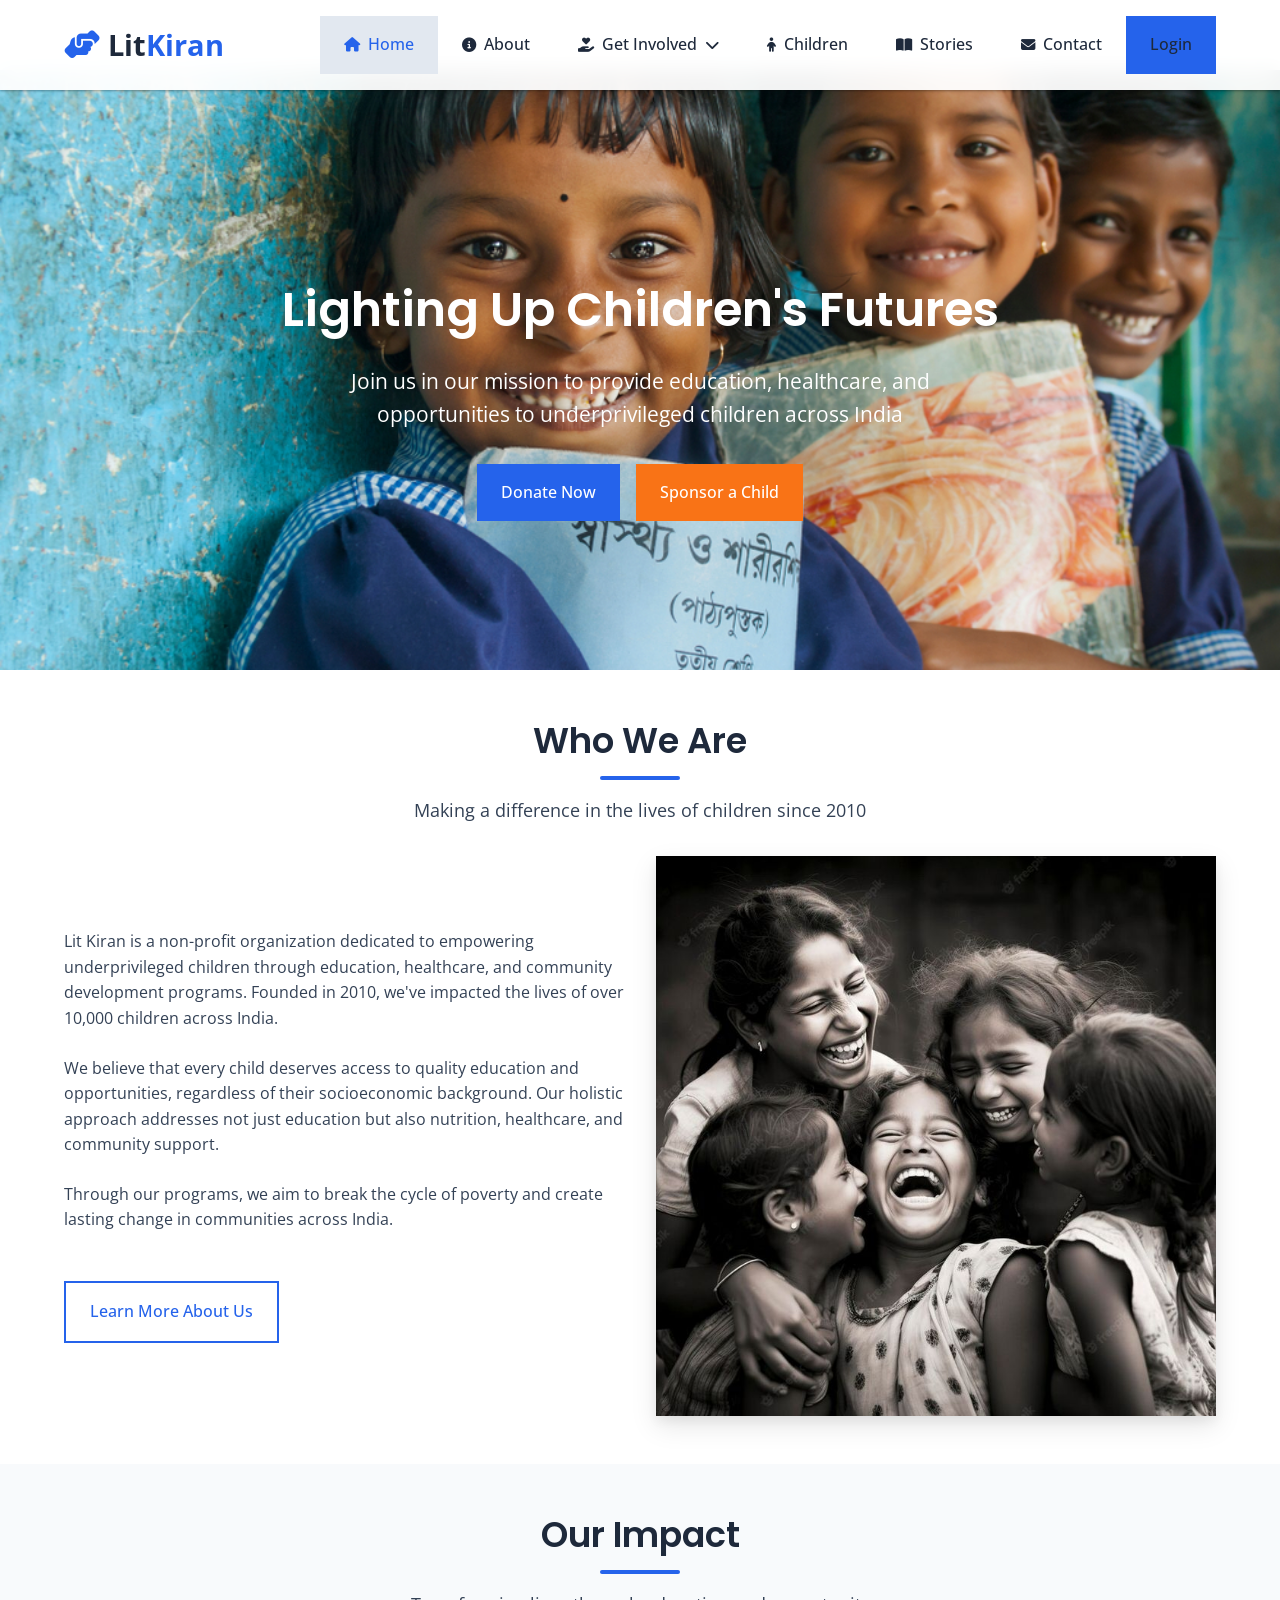
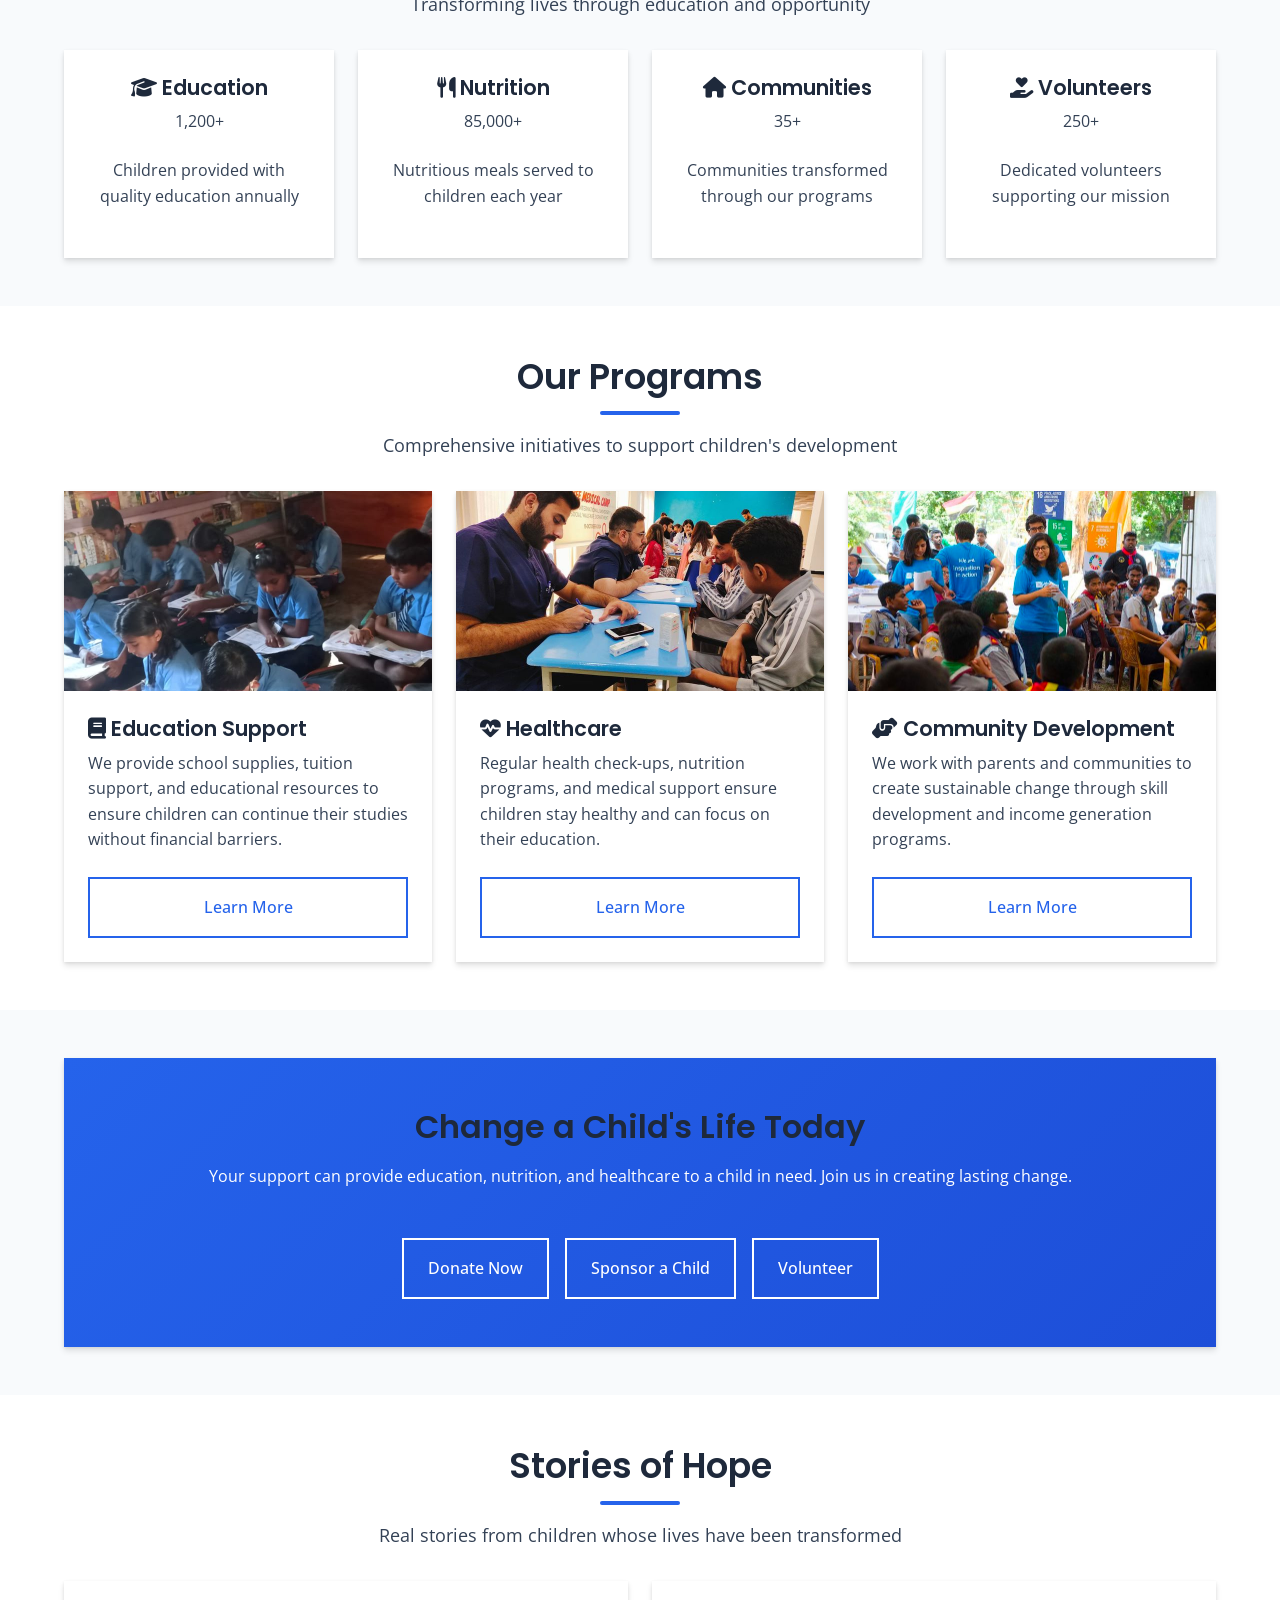
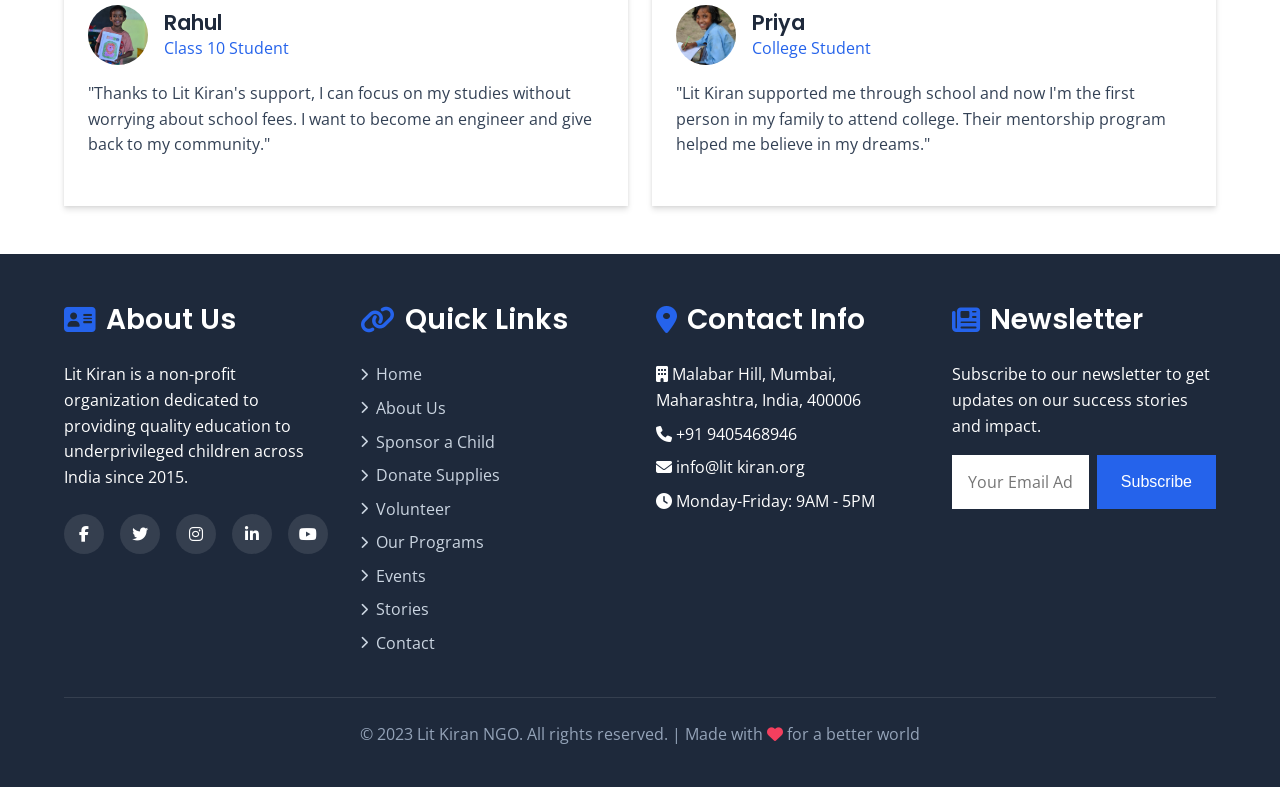
<file: index.html>
<!DOCTYPE html>
<html lang="en">
<head>
    <meta charset="UTF-8">
    <meta name="viewport" content="width=device-width, initial-scale=1.0">
    <meta name="description" content="Lit Kiran - Lighting up children's futures through education. Sponsor a child, donate supplies or volunteer today.">
    <meta name="keywords" content="education, charity, sponsor child, donate, volunteer, India, non-profit">
    <title>Lit Kiran - Light Up a Child's Future</title>
    <link rel="stylesheet" href="https://cdnjs.cloudflare.com/ajax/libs/font-awesome/6.4.0/css/all.min.css">
    <link href="https://fonts.googleapis.com/css2?family=Poppins:wght@300;400;500;600;700&family=Open+Sans:wght@400;600;700&display=swap" rel="stylesheet">
    <link rel="stylesheet" href="styless.css">
    <style>
        /* Hero Sections */
        .page-hero {
            position: relative;
            padding: 160px 0 100px;
            text-align: center;
            color: white;
            margin-top: 70px;
            min-height: 600px;
            display: flex;
            align-items: center;
            justify-content: center;
        }

        .page-hero::before {
            content: '';
            position: absolute;
            top: 0;
            left: 0;
            width: 100%;
            height: 100%;
            background: linear-gradient(rgba(0,0,0,0.6), rgba(0,0,0,0.6));
            z-index: -1;
        }

        .page-hero h1 {
            font-size: 3rem;
            margin-bottom: var(--spacing-md);
            color: white;
        }

        .page-hero p {
            font-size: 1.3rem;
            max-width: 700px;
            margin: 0 auto var(--spacing-lg);
            color: white;
        }

        .hero-buttons {
            display: flex;
            gap: var(--spacing-sm);
            justify-content: center;
            flex-wrap: wrap;
        }

        /* Section Styles */
        .section {
            padding: var(--spacing-xl) 0;
        }

        .section-light {
            background-color: white;
        }

        .section-gray {
            background-color: var(--light-color);
        }

        .section-title {
            text-align: center;
            margin-bottom: var(--spacing-lg);
        }

        .section-title h2 {
            font-size: 2.2rem;
            position: relative;
            display: inline-block;
            padding-bottom: var(--spacing-sm);
        }

        .section-title h2::after {
            content: '';
            position: absolute;
            bottom: 0;
            left: 50%;
            transform: translateX(-50%);
            width: 80px;
            height: 4px;
            background-color: var(--primary-color);
            border-radius: 2px;
        }

        .section-title p {
            font-size: 1.1rem;
            color: var(--text-color);
            max-width: 700px;
            margin: 0 auto;
        }

        /* About Section */
        .about-content {
            display: grid;
            grid-template-columns: 1fr 1fr;
            gap: var(--spacing-lg);
            align-items: center;
        }

        .about-text p {
            margin-bottom: var(--spacing-md);
        }

        .about-image {
            border-radius: var(--border-radius-lg);
            overflow: hidden;
            box-shadow: var(--shadow-lg);
        }

        .about-image img {
            width: 100%;
            height: auto;
            display: block;
            transition: transform 0.5s ease;
        }

        .about-image:hover img {
            transform: scale(1.05);
        }

        /* Card Styles */
        .card {
            background: white;
            border-radius: var(--border-radius-lg);
            overflow: hidden;
            box-shadow: var(--shadow-md);
            transition: var(--transition);
        }

        .card:hover {
            transform: translateY(-5px);
            box-shadow: var(--shadow-lg);
        }

        .card-image {
            width: 100%;
            height: 200px;
            overflow: hidden;
        }

        .card-image img {
            width: 100%;
            height: 100%;
            object-fit: cover;
            transition: transform 0.5s ease;
        }

        .card:hover .card-image img {
            transform: scale(1.05);
        }

        .card-content {
            padding: var(--spacing-md);
        }

        .card h3 {
            font-size: 1.3rem;
            margin-bottom: var(--spacing-xs);
        }

        /* Grid Layouts */
        .grid {
            display: grid;
            gap: var(--spacing-md);
        }

        .grid-2 {
            grid-template-columns: repeat(auto-fit, minmax(300px, 1fr));
        }

        .grid-3 {
            grid-template-columns: repeat(auto-fit, minmax(280px, 1fr));
        }

        .grid-4 {
            grid-template-columns: repeat(auto-fit, minmax(250px, 1fr));
        }

        /* Form Styles */
        .form-group {
            margin-bottom: var(--spacing-md);
        }

        .form-group label {
            display: block;
            margin-bottom: var(--spacing-xs);
            font-weight: 500;
            color: var(--dark-color);
        }

        .form-control {
            width: 100%;
            padding: var(--spacing-sm);
            border: 1px solid var(--light-gray);
            border-radius: var(--border-radius);
            font-family: var(--body-font);
            font-size: 1rem;
            transition: var(--transition);
        }

        .form-control:focus {
            outline: none;
            border-color: var(--primary-color);
            box-shadow: 0 0 0 3px rgba(37, 99, 235, 0.1);
        }

        textarea.form-control {
            min-height: 150px;
            resize: vertical;
        }

        /* Modal Styles */
        .modal-overlay {
            position: fixed;
            top: 0;
            left: 0;
            width: 100%;
            height: 100%;
            background-color: rgba(0, 0, 0, 0.7);
            display: flex;
            justify-content: center;
            align-items: center;
            z-index: 1000;
            opacity: 0;
            visibility: hidden;
            transition: all 0.3s ease;
        }

        .modal-overlay.active {
            opacity: 1;
            visibility: visible;
        }

        .modal {
            background-color: white;
            border-radius: var(--border-radius-lg);
            width: 90%;
            max-width: 800px;
            max-height: 90vh;
            overflow-y: auto;
            position: relative;
            transform: translateY(-50px);
            transition: transform 0.3s ease;
        }

        .modal-overlay.active .modal {
            transform: translateY(0);
        }

        .modal-close {
            position: absolute;
            top: 15px;
            right: 15px;
            background: none;
            border: none;
            font-size: 1.5rem;
            cursor: pointer;
            color: var(--dark-color);
            z-index: 10;
        }

        .modal-header {
            position: relative;
            height: 250px;
            overflow: hidden;
        }

        .modal-header img {
            width: 100%;
            height: 100%;
            object-fit: cover;
        }

        .modal-content {
            padding: var(--spacing-lg);
        }

        .modal-title {
            font-size: 1.8rem;
            margin-bottom: var(--spacing-sm);
            color: var(--primary-color);
        }

        .modal-body {
            margin-bottom: var(--spacing-md);
        }

        .modal-features {
            margin: var(--spacing-md) 0;
        }

        .modal-feature {
            display: flex;
            align-items: center;
            margin-bottom: var(--spacing-sm);
        }

        .modal-feature i {
            color: var(--primary-color);
            margin-right: var(--spacing-sm);
            font-size: 1.2rem;
        }

        @media (max-width: 768px) {
            .modal {
                width: 95%;
                max-height: 95vh;
            }
            
            .modal-header {
                height: 200px;
            }
        }
    </style>
</head>
<body>
    <!-- Page Loader -->
    <div class="loader" id="pageLoader">
        <div class="loader-spinner"></div>
    </div>

    <!-- Back to Top Button -->
    <div class="back-to-top" id="backToTop">
        <i class="fas fa-arrow-up"></i>
    </div>

    <!-- Header Section -->
    <header class="header">
        <div class="container">
            <nav class="navbar">
                <a href="index.html" class="logo">
                    <i class="fas fa-hands-helping"></i>
                    Lit<span>Kiran</span>
                </a>
                
                <button class="mobile-menu-btn" id="mobileMenuBtn">
                    <i class="fas fa-bars"></i>
                </button>
                
                <ul class="nav-links" id="navLinks">
                    <li><a href="index.html"class="active"><i class="fas fa-home"></i> Home</a></li>
                    <li><a href="about.html"><i class="fas fa-info-circle"></i> About</a></li>
                    <li class="dropdown">
                        <a href="#"><i class="fas fa-hand-holding-heart"></i> Get Involved <i class="fas fa-chevron-down"></i></a>
                        <div class="dropdown-content">
                            <a href="sponsor.html" ><i class="fas fa-hand-holding-heart"></i> Sponsor a Child</a>
                            <a href="donate.html"><i class="fas fa-donate"></i> Donate</a>
                            <a href="volunteer.html"><i class="fas fa-hands-helping"></i> Volunteer</a>
                            <a href="programs.html"><i class="fas fa-project-diagram"></i> Our Programs</a>
                            <a href="events.html"><i class="fas fa-calendar-alt"></i> Events</a>
                        </div>
                    </li>
                    <li><a href="all children.html"><i class="fas fa-child"></i> Children</a></li>
                    <li><a href="stories.html"><i class="fa-solid fa-book-open"></i> Stories</a></li>
                    <li><a href="contact.html"><i class="fas fa-envelope"></i> Contact</a></li>
                    <li><a href="login.html" class="btn btn-primary">Login</a></li>
                </ul>
            </nav>
        </div>
    </header>

    <!-- Program Modals -->
    <div class="modal-overlay" id="educationModal">
        <div class="modal">
            <button class="modal-close" id="closeEducationModal">
                <i class="fas fa-times"></i>
            </button>
            <div class="modal-header">
                <img src="ip.jpg" alt="Education program">
            </div>
            <div class="modal-content">
                <h2 class="modal-title">Education Support Program</h2>
                <div class="modal-body">
                    <p>Our Education Support Program is designed to remove financial barriers that prevent children from accessing quality education. We believe education is the most powerful tool to break the cycle of poverty.</p>
                    
                    <div class="modal-features">
                        <h3>What We Provide:</h3>
                        <div class="modal-feature">
                            <i class="fas fa-check-circle"></i>
                            <span>School supplies including books, uniforms, and stationery</span>
                        </div>
                        <div class="modal-feature">
                            <i class="fas fa-check-circle"></i>
                            <span>Tuition fees and exam costs coverage</span>
                        </div>
                        <div class="modal-feature">
                            <i class="fas fa-check-circle"></i>
                            <span>After-school tutoring and homework assistance</span>
                        </div>
                        <div class="modal-feature">
                            <i class="fas fa-check-circle"></i>
                            <span>Digital literacy programs with computer access</span>
                        </div>
                        <div class="modal-feature">
                            <i class="fas fa-check-circle"></i>
                            <span>Scholarships for higher education</span>
                        </div>
                    </div>
                    
                    <p>Since 2015, we've supported over 5,000 children through this program, with 89% of them showing significant academic improvement within one year of joining.</p>
                    
                    <h3>Impact Story:</h3>
                    <p>Riya, a 12-year-old from a rural community, was able to continue her education through our support after her father's illness made it impossible for her family to afford school expenses. She's now top of her class and dreams of becoming a doctor.</p>
                </div>
                <a href="donate.html" class="btn btn-primary">Support This Program</a>
            </div>
        </div>
    </div>

    <div class="modal-overlay" id="healthcareModal">
        <div class="modal">
            <button class="modal-close" id="closeHealthcareModal">
                <i class="fas fa-times"></i>
            </button>
            <div class="modal-header">
                <img src="ah.jpg" alt="Healthcare program">
            </div>
            <div class="modal-content">
                <h2 class="modal-title">Healthcare & Nutrition Program</h2>
                <div class="modal-body">
                    <p>Our Healthcare Program ensures that children remain healthy and able to focus on their education. We address both immediate health needs and long-term wellness through preventive care.</p>
                    
                    <div class="modal-features">
                        <h3>Our Services:</h3>
                        <div class="modal-feature">
                            <i class="fas fa-check-circle"></i>
                            <span>Regular health check-ups and medical camps</span>
                        </div>
                        <div class="modal-feature">
                            <i class="fas fa-check-circle"></i>
                            <span>Nutritionally balanced meals daily</span>
                        </div>
                        <div class="modal-feature">
                            <i class="fas fa-check-circle"></i>
                            <span>Vaccination drives and immunization programs</span>
                        </div>
                        <div class="modal-feature">
                            <i class="fas fa-check-circle"></i>
                            <span>Dental and vision care services</span>
                        </div>
                        <div class="modal-feature">
                            <i class="fas fa-check-circle"></i>
                            <span>Health education for children and parents</span>
                        </div>
                    </div>
                    
                    <p>Last year alone, we provided over 85,000 nutritious meals and conducted health check-ups for 2,500 children, identifying and treating issues that would have otherwise gone unnoticed.</p>
                    
                    <h3>Impact Story:</h3>
                    <p>Through our regular health screenings, we detected a heart condition in 8-year-old Arjun that required immediate surgery. We facilitated the procedure and after-care. Today, Arjun is healthy, active, and thriving in school.</p>
                </div>
                <a href="donate.html" class="btn btn-primary">Support This Program</a>
            </div>
        </div>
    </div>

    <div class="modal-overlay" id="communityModal">
        <div class="modal">
            <button class="modal-close" id="closeCommunityModal">
                <i class="fas fa-times"></i>
            </button>
            <div class="modal-header">
                <img src="ac.jpg" alt="Community program">
            </div>
            <div class="modal-content">
                <h2 class="modal-title">Community Development Program</h2>
                <div class="modal-body">
                    <p>Our Community Development Program works with parents and local communities to create sustainable change that supports children's education and well-being.</p>
                    
                    <div class="modal-features">
                        <h3>Our Initiatives:</h3>
                        <div class="modal-feature">
                            <i class="fas fa-check-circle"></i>
                            <span>Parent education programs on the importance of schooling</span>
                        </div>
                        <div class="modal-feature">
                            <i class="fas fa-check-circle"></i>
                            <span>Skill development and vocational training for parents</span>
                        </div>
                        <div class="modal-feature">
                            <i class="fas fa-check-circle"></i>
                            <span>Microfinance and self-help group initiatives</span>
                        </div>
                        <div class="modal-feature">
                            <i class="fas fa-check-circle"></i>
                            <span>Community infrastructure improvements</span>
                        </div>
                        <div class="modal-feature">
                            <i class="fas fa-check-circle"></i>
                            <span>Advocacy for children's rights and education access</span>
                        </div>
                    </div>
                    
                    <p>We've established 35 community centers that serve as hubs for education, skill development, and community gatherings, directly impacting over 15,000 family members.</p>
                    
                    <h3>Impact Story:</h3>
                    <p>In the village of Sundarpur, we helped mothers form a tailoring cooperative that now supplies uniforms to local schools. This initiative has increased family incomes by 40% and school enrollment by 25% in the community.</p>
                </div>
                <a href="donate.html" class="btn btn-primary">Support This Program</a>
            </div>
        </div>
    </div>

    <!-- Hero Section -->
    <section class="page-hero" style="background: url('background.jpg') center/cover no-repeat;">
        <div class="container">
            <h1>Lighting Up Children's Futures</h1>
            <p>Join us in our mission to provide education, healthcare, and opportunities to underprivileged children across India</p>
            <div class="hero-buttons">
                <a href="donate.html" class="btn btn-primary">Donate Now</a>
                <a href="all children.html" class="btn btn-secondary">Sponsor a Child</a>
            </div>
        </div>
    </section>

    <!-- About Section -->
    <section class="section section-light">
        <div class="container">
            <div class="section-title">
                <h2>Who We Are</h2>
                <p>Making a difference in the lives of children since 2010</p>
            </div>
            
            <div class="about-content">
                <div class="about-text">
                    <p>Lit Kiran is a non-profit organization dedicated to empowering underprivileged children through education, healthcare, and community development programs. Founded in 2010, we've impacted the lives of over 10,000 children across India.</p>
                    <p>We believe that every child deserves access to quality education and opportunities, regardless of their socioeconomic background. Our holistic approach addresses not just education but also nutrition, healthcare, and community support.</p>
                    <p>Through our programs, we aim to break the cycle of poverty and create lasting change in communities across India.</p>
                    <a href="about.html" class="btn btn-outline mt-3">Learn More About Us</a>
                </div>
                <div class="about-image fade-in-up">
                    <img src="1.jpg" alt="Children learning in classroom">
                </div>
            </div>
        </div>
    </section>

    <!-- Impact Section -->
    <section class="section section-gray">
        <div class="container">
            <div class="section-title">
                <h2>Our Impact</h2>
                <p>Transforming lives through education and opportunity</p>
            </div>
            
            <div class="grid grid-4">
                <div class="card text-center fade-in-up">
                    <div class="card-content">
                        <h3><i class="fas fa-graduation-cap"></i> Education</h3>
                        <p class="stat">1,200+</p>
                        <p>Children provided with quality education annually</p>
                    </div>
                </div>
                
                <div class="card text-center fade-in-up delay-1">
                    <div class="card-content">
                        <h3><i class="fas fa-utensils"></i> Nutrition</h3>
                        <p class="stat">85,000+</p>
                        <p>Nutritious meals served to children each year</p>
                    </div>
                </div>
                
                <div class="card text-center fade-in-up delay-2">
                    <div class="card-content">
                        <h3><i class="fas fa-home"></i> Communities</h3>
                        <p class="stat">35+</p>
                        <p>Communities transformed through our programs</p>
                    </div>
                </div>
                
                <div class="card text-center fade-in-up delay-3">
                    <div class="card-content">
                        <h3><i class="fas fa-hand-holding-heart"></i> Volunteers</h3>
                        <p class="stat">250+</p>
                        <p>Dedicated volunteers supporting our mission</p>
                    </div>
                </div>
            </div>
        </div>
    </section>

    <!-- Programs Section -->
    <section class="section section-light">
        <div class="container">
            <div class="section-title">
                <h2>Our Programs</h2>
                <p>Comprehensive initiatives to support children's development</p>
            </div>
            
            <div class="grid grid-3">
                <div class="card fade-in-up">
                    <div class="card-image">
                        <img src="ip.jpg" alt="Education program">
                    </div>
                    <div class="card-content">
                        <h3><i class="fas fa-book"></i> Education Support</h3>
                        <p>We provide school supplies, tuition support, and educational resources to ensure children can continue their studies without financial barriers.</p>
                        <a href="#" class="btn btn-outline learn-more-btn" data-modal="educationModal">Learn More</a>
                    </div>
                </div>
                
                <div class="card fade-in-up delay-1">
                    <div class="card-image">
                        <img src="ah.jpg" alt="Healthcare program">
                    </div>
                    <div class="card-content">
                        <h3><i class="fas fa-heartbeat"></i> Healthcare</h3>
                        <p>Regular health check-ups, nutrition programs, and medical support ensure children stay healthy and can focus on their education.</p>
                        <a href="#" class="btn btn-outline learn-more-btn" data-modal="healthcareModal">Learn More</a>
                    </div>
                </div>
                
                <div class="card fade-in-up delay-2">
                    <div class="card-image">
                        <img src="ac.jpg" alt="Community program">
                    </div>
                    <div class="card-content">
                        <h3><i class="fas fa-hands-helping"></i> Community Development</h3>
                        <p>We work with parents and communities to create sustainable change through skill development and income generation programs.</p>
                        <a href="#" class="btn btn-outline learn-more-btn" data-modal="communityModal">Learn More</a>
                    </div>
                </div>
            </div>
        </div>
    </section>

    <!-- CTA Section -->
    <section class="section section-gray">
        <div class="container">
            <div class="card" style="background: linear-gradient(135deg, var(--primary-color), var(--primary-dark)); color: white; padding: var(--spacing-xl); text-align: center;">
                <h2>Change a Child's Life Today</h2>
                <p>Your support can provide education, nutrition, and healthcare to a child in need. Join us in creating lasting change.</p>
                <div style="display: flex; gap: var(--spacing-sm); justify-content: center; margin-top: var(--spacing-md); flex-wrap: wrap;">
                    <a href="donate.html" class="btn btn-outline"style="color: white; border-color: white;">Donate Now</a>
                    <a href="all children.html" class="btn btn-outline" style="color: white; border-color: white;">Sponsor a Child</a>
                    <a href="contact.html" class="btn btn-outline" style="color: white; border-color: white;">Volunteer</a>
                </div>
            </div>
        </div>
    </section>

    <!-- Testimonials Section -->
    <section class="section section-light">
        <div class="container">
            <div class="section-title">
                <h2>Stories of Hope</h2>
                <p>Real stories from children whose lives have been transformed</p>
            </div>
            
            <div class="grid grid-2">
                <div class="card fade-in-up">
                    <div class="card-content">
                        <div style="display: flex; align-items: center; margin-bottom: var(--spacing-sm);">
                            <div style="width: 60px; height: 60px; border-radius: 50%; overflow: hidden; margin-right: var(--spacing-sm);">
                                <img src="rahul.jpg" alt="Rahul" style="width: 100%; height: 100%; object-fit: cover;">
                            </div>
                            <div>
                                <h3 style="margin-bottom: 0;">Rahul</h3>
                                <p style="color: var(--primary-color); margin-bottom: 0;">Class 10 Student</p>
                            </div>
                        </div>
                        <p>"Thanks to Lit Kiran's support, I can focus on my studies without worrying about school fees. I want to become an engineer and give back to my community."</p>
                    </div>
                </div>
                
                <div class="card fade-in-up delay-1">
                    <div class="card-content">
                        <div style="display: flex; align-items: center; margin-bottom: var(--spacing-sm);">
                            <div style="width: 60px; height: 60px; border-radius: 50%; overflow: hidden; margin-right: var(--spacing-sm);">
                                <img src="priya.jpg" alt="Priya" style="width: 100%; height: 100%; object-fit: cover;">
                            </div>
                            <div>
                                <h3 style="margin-bottom: 0;">Priya</h3>
                                <p style="color: var(--primary-color); margin-bottom: 0;">College Student</p>
                            </div>
                        </div>
                        <p>"Lit Kiran supported me through school and now I'm the first person in my family to attend college. Their mentorship program helped me believe in my dreams."</p>
                    </div>
                </div>
            </div>
        </div>
    </section>

    <!-- Footer -->
    <footer>
        <div class="container">
            <div class="footer-content">
                <div class="footer-column">
                    <h3><i class="fas fa-address-card"></i> About Us</h3>
                    <p>Lit Kiran is a non-profit organization dedicated to providing quality education to underprivileged children across India since 2015.</p>
                    <div class="social-links">
                        <a href="#"><i class="fab fa-facebook-f"></i></a>
                        <a href="#"><i class="fab fa-twitter"></i></a>
                        <a href="#"><i class="fab fa-instagram"></i></a>
                        <a href="#"><i class="fab fa-linkedin-in"></i></a>
                        <a href="#"><i class="fab fa-youtube"></i></a>
                    </div>
                </div>
                
                <div class="footer-column">
                    <h3><i class="fas fa-link"></i> Quick Links</h3>
                    <ul>
                          <li><a href="index.html"><i class="fas fa-chevron-right"></i> Home</a></li>
                        <li><a href="about.html"><i class="fas fa-chevron-right"></i> About Us</a></li>
                        <li><a href="sponsor.html"><i class="fas fa-chevron-right"></i> Sponsor a Child</a></li>
                        <li><a href="donate.html"><i class="fas fa-chevron-right"></i> Donate Supplies</a></li>
                        <li><a href="volunteer.html"><i class="fas fa-chevron-right"></i> Volunteer</a></li>
                        <li><a href="programs.html"><i class="fas fa-chevron-right"></i> Our Programs</a></li>
                        <li><a href="events.html"><i class="fas fa-chevron-right"></i> Events</a></li>
                        <li><a href="Stories.html"><i class="fas fa-chevron-right"></i>Stories</a></li>
                        <li><a href="contact.html"><i class="fas fa-chevron-right"></i> Contact</a></li>
                    </ul>
                </div>
                
                <div class="footer-column">
                    <h3><i class="fas fa-map-marker-alt"></i> Contact Info</h3>
                     <ul>
                        <li><i class="fas fa-building"></i> Malabar Hill, Mumbai, Maharashtra, India, 400006</li>
                        <li><i class="fas fa-phone"></i> +91 9405468946</li>
                        <li><i class="fas fa-envelope"></i> info@lit kiran.org</li>
                        <li><i class="fas fa-clock"></i> Monday-Friday: 9AM - 5PM</li>
                    </ul>
                </div>
                
                <div class="footer-column">
                    <h3><i class="fas fa-newspaper"></i> Newsletter</h3>
                    <p>Subscribe to our newsletter to get updates on our success stories and impact.</p>
                    <form class="newsletter-form">
                        <input type="email" class="form-control" placeholder="Your Email Address">
                        <button type="submit" class="btn btn-primary">Subscribe</button>
                    </form>
                </div>
            </div>
            
            <div class="copyright">
                <p>&copy; 2023 Lit Kiran NGO. All rights reserved. | Made with <i class="fas fa-heart"></i> for a better world</p>
            </div>
        </div>
    </footer>

    <script>
        // Wait for page to fully load
        window.addEventListener('load', function() {
            // Hide loader
            document.getElementById('pageLoader').classList.add('hidden');
            
            // Initialize animations
            const fadeElements = document.querySelectorAll('.fade-in-up');
            
            function checkFade() {
                fadeElements.forEach(element => {
                    const elementTop = element.getBoundingClientRect().top;
                    const elementVisible = 150;
                    
                    if (elementTop < window.innerHeight - elementVisible) {
                        element.classList.add('active');
                    }
                });
            }
            
            // Check on load and scroll
            checkFade();
            window.addEventListener('scroll', checkFade);
            
            // Mobile menu toggle
            const mobileMenuBtn = document.getElementById('mobileMenuBtn');
            const navLinks = document.getElementById('navLinks');
            
            mobileMenuBtn.addEventListener('click', function() {
                navLinks.classList.toggle('active');
                mobileMenuBtn.innerHTML = navLinks.classList.contains('active') ? 
                    '<i class="fas fa-times"></i>' : '<i class="fas fa-bars"></i>';
            });
            
            // Dropdown menus for mobile
            const dropdowns = document.querySelectorAll('.dropdown');
            
            dropdowns.forEach(dropdown => {
                dropdown.addEventListener('click', function(e) {
                    if (window.innerWidth <= 768) {
                        e.preventDefault();
                        this.classList.toggle('active');
                    }
                });
            });
            
            // Back to top button
            const backToTopBtn = document.getElementById('backToTop');
            
            window.addEventListener('scroll', function() {
                if (window.pageYOffset > 300) {
                    backToTopBtn.classList.add('active');
                } else {
                    backToTopBtn.classList.remove('active');
                }
            });
            
            backToTopBtn.addEventListener('click', function() {
                window.scrollTo({
                    top: 0,
                    behavior: 'smooth'
                });
            });
            
            // Modal functionality
            const learnMoreButtons = document.querySelectorAll('.learn-more-btn');
            const modalOverlays = document.querySelectorAll('.modal-overlay');
            const closeButtons = document.querySelectorAll('.modal-close');
            
            // Open modal when Learn More button is clicked
            learnMoreButtons.forEach(button => {
                button.addEventListener('click', function(e) {
                    e.preventDefault();
                    const modalId = this.getAttribute('data-modal');
                    document.getElementById(modalId).classList.add('active');
                    document.body.style.overflow = 'hidden'; // Prevent scrolling when modal is open
                });
            });
            
            // Close modal when close button is clicked
            closeButtons.forEach(button => {
                button.addEventListener('click', function() {
                    const modal = this.closest('.modal-overlay');
                    modal.classList.remove('active');
                    document.body.style.overflow = ''; // Re-enable scrolling
                });
            });
            
            // Close modal when clicking outside the modal content
            modalOverlays.forEach(overlay => {
                overlay.addEventListener('click', function(e) {
                    if (e.target === this) {
                        this.classList.remove('active');
                        document.body.style.overflow = ''; // Re-enable scrolling
                    }
                });
            });
            
            // Close modal with Escape key
            document.addEventListener('keydown', function(e) {
                if (e.key === 'Escape') {
                    modalOverlays.forEach(overlay => {
                        if (overlay.classList.contains('active')) {
                            overlay.classList.remove('active');
                            document.body.style.overflow = ''; // Re-enable scrolling
                        }
                    });
                }
            });
        });
    </script>
</body>
</html>
</file>
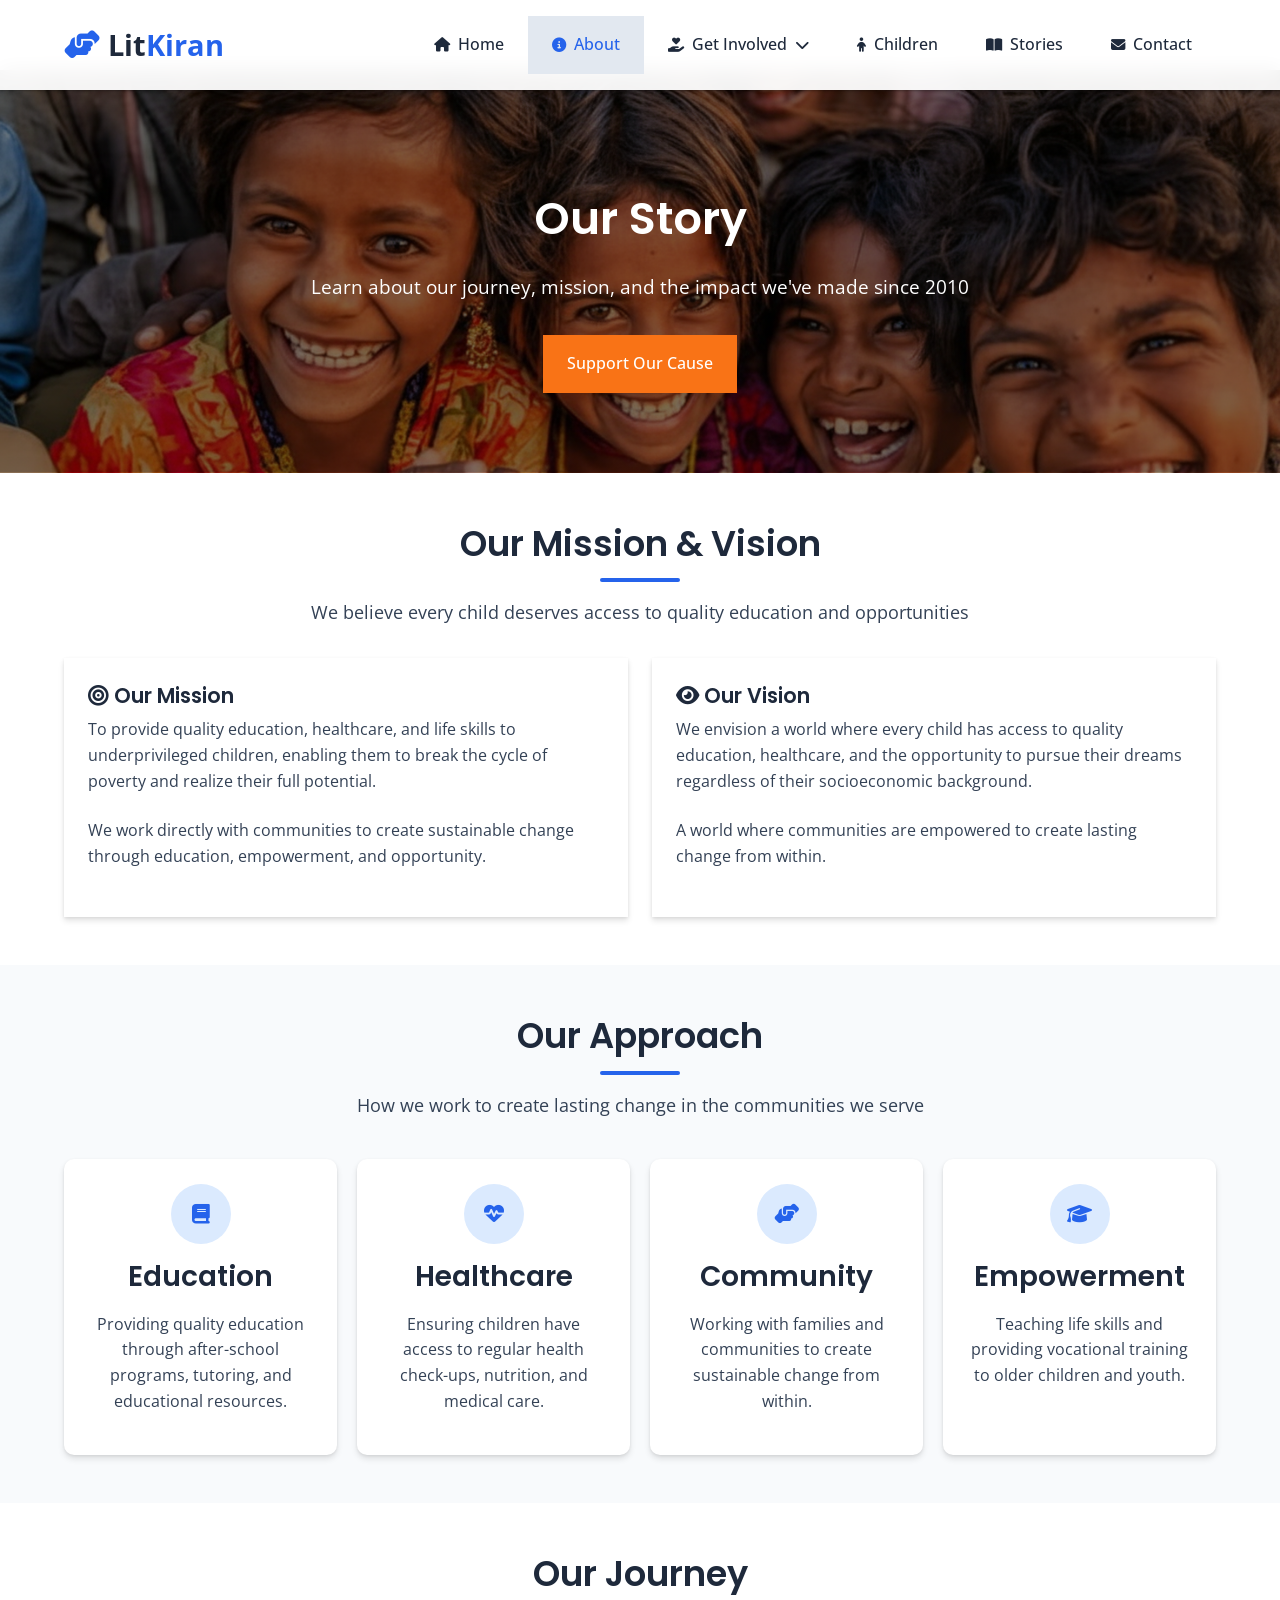
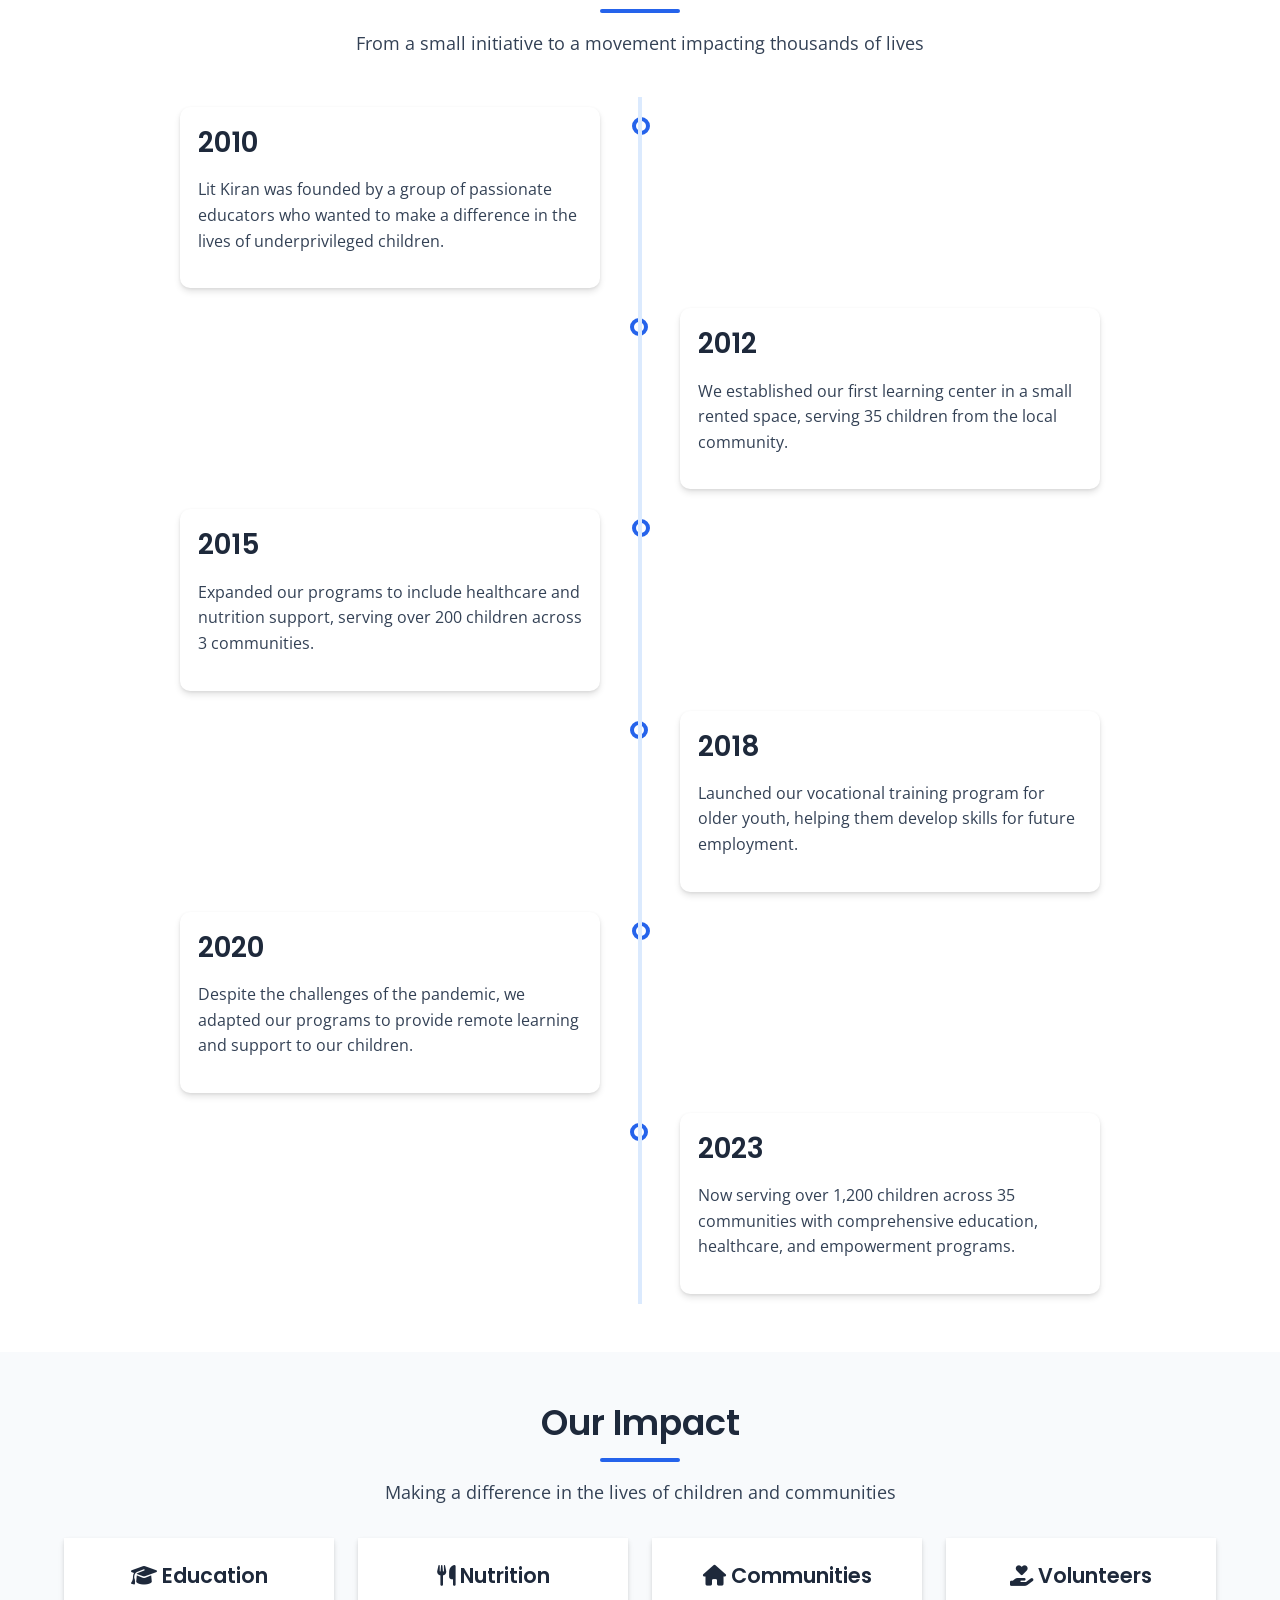
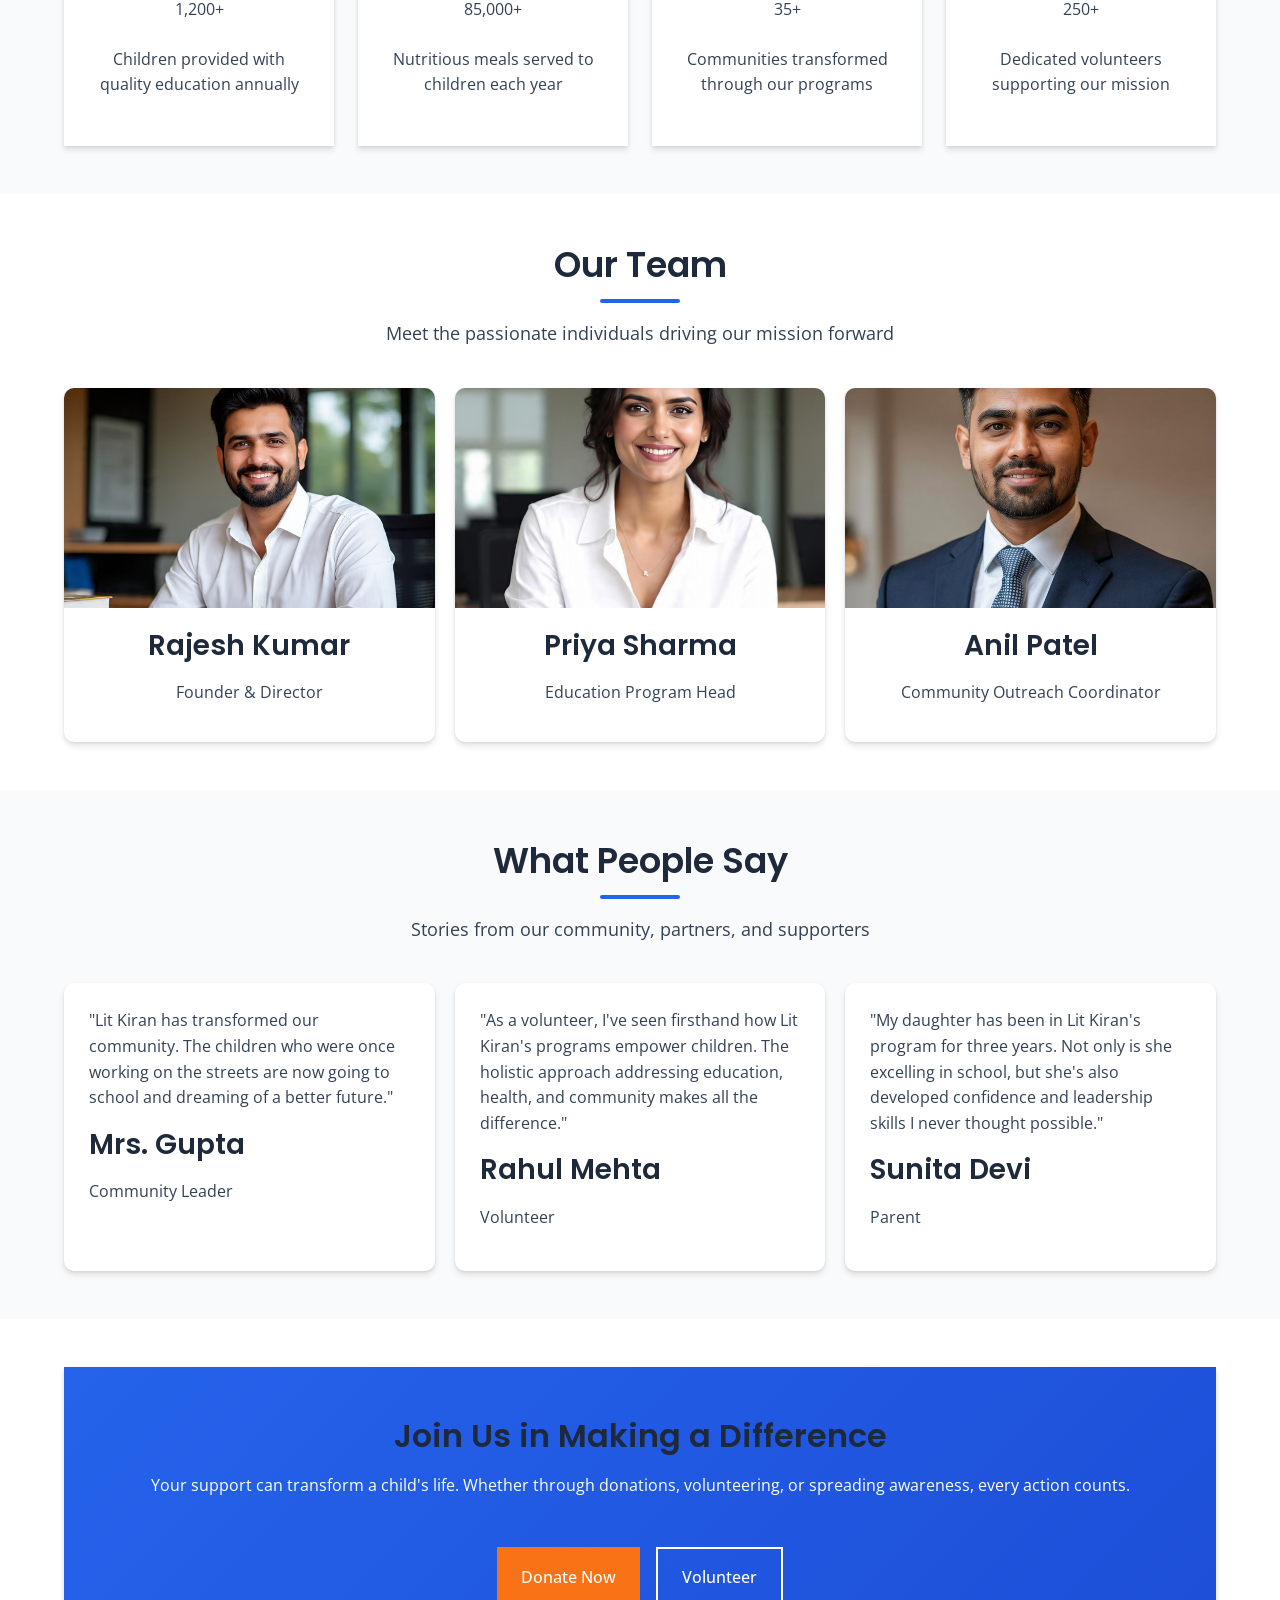
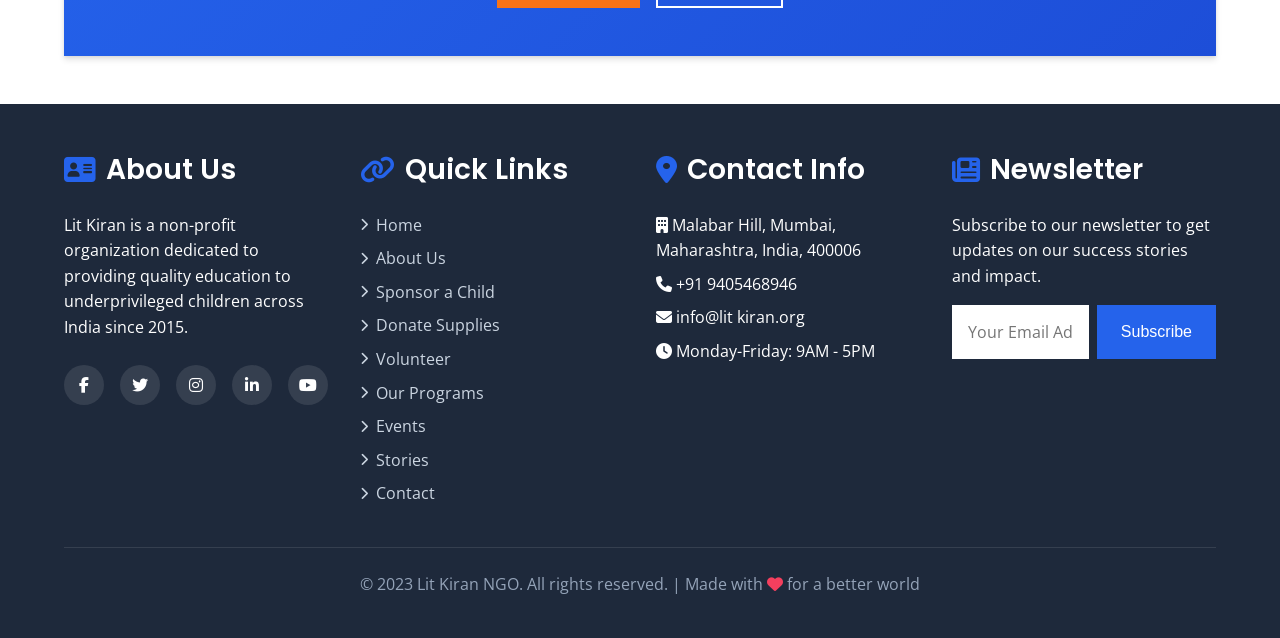
<file: about.html>
<!DOCTYPE html>
<html lang="en">
<head>
    <meta charset="UTF-8">
    <meta name="viewport" content="width=device-width, initial-scale=1.0">
    <meta name="description" content="Learn about Lit Kiran's mission, vision, and our journey to provide education to underprivileged children in India.">
    <title>About Us | Lit Kiran</title>
    <link rel="stylesheet" href="https://cdnjs.cloudflare.com/ajax/libs/font-awesome/6.4.0/css/all.min.css">
    <link href="https://fonts.googleapis.com/css2?family=Poppins:wght@300;400;500;600;700&family=Open+Sans:wght@400;600;700&display=swap" rel="stylesheet">
    <link rel="stylesheet" href="styless.css">
    <style>
        /* Hero Sections */
       .page-hero {
            position: relative;
            padding: 120px 0 80px;
            text-align: center;
            color: white;
            margin-top: 70px;
            min-height: 300px;
            display: flex;
            align-items: center;
            justify-content: center;
        }

        .page-hero::before {
            content: '';
            position: absolute;
            top: 0;
            left: 0;
            width: 100%;
            height: 100%;
            background: linear-gradient(rgba(0,0,0,0.5), rgba(0,0,0,0.5)), url("about.png");
            background-size: cover;
            background-position: center;
            z-index: -1;
        }


        .page-hero h1 {
            font-size: 2.8rem;
            margin-bottom: var(--spacing-md);
            color: white;
        }

        .page-hero p {
            font-size: 1.2rem;
            max-width: 700px;
            margin: 0 auto var(--spacing-lg);
            color: white;
        }

        /* Section Styles */
        .section {
            padding: var(--spacing-xl) 0;
        }

        .section-light {
            background-color: white;
        }

        .section-gray {
            background-color: var(--light-color);
        }

        .section-title {
            text-align: center;
            margin-bottom: var(--spacing-lg);
        }

        .section-title h2 {
            font-size: 2.2rem;
            position: relative;
            display: inline-block;
            padding-bottom: var(--spacing-sm);
        }

        .section-title h2::after {
            content: '';
            position: absolute;
            bottom: 0;
            left: 50%;
            transform: translateX(-50%);
            width: 80px;
            height: 4px;
            background-color: var(--primary-color);
            border-radius: 2px;
        }

        .section-title p {
            font-size: 1.1rem;
            color: var(--text-color);
            max-width: 700px;
            margin: 0 auto;
        }

        /* Card Styles */
        .card {
            background: white;
            border-radius: var(--border-radius-lg);
            overflow: hidden;
            box-shadow: var(--shadow-md);
            transition: var(--transition);
        }

        .card:hover {
            transform: translateY(-5px);
            box-shadow: var(--shadow-lg);
        }

        .card-image {
            width: 100%;
            height: 200px;
            overflow: hidden;
        }

        .card-image img {
            width: 100%;
            height: 100%;
            object-fit: cover;
            transition: transform 0.5s ease;
        }

        .card:hover .card-image img {
            transform: scale(1.05);
        }

        .card-content {
            padding: var(--spacing-md);
        }

        .card h3 {
            font-size: 1.3rem;
            margin-bottom: var(--spacing-xs);
        }

        /* Grid Layouts */
        .grid {
            display: grid;
            gap: var(--spacing-md);
        }

        .grid-2 {
            grid-template-columns: repeat(auto-fit, minmax(300px, 1fr));
        }

        .grid-3 {
            grid-template-columns: repeat(auto-fit, minmax(280px, 1fr));
        }

        .grid-4 {
            grid-template-columns: repeat(auto-fit, minmax(250px, 1fr));
        }

        /* Approach Cards */
        .approach-cards {
            display: flex;
            justify-content: center;
            flex-wrap: wrap;
            gap: 20px;
            margin-top: 40px;
        }
        
        .approach-card {
            flex: 1;
            min-width: 250px;
            max-width: 100%;
            background: white;
            padding: 25px;
            border-radius: 10px;
            box-shadow: var(--shadow-md);
            text-align: center;
            transition: var(--transition);
        }
        
        .approach-card:hover {
            transform: translateY(-5px);
            box-shadow: var(--shadow-lg);
        }
        
        .approach-icon {
            width: 60px;
            height: 60px;
            background-color: #dbeafe;
            border-radius: 50%;
            display: flex;
            align-items: center;
            justify-content: center;
            margin: 0 auto 15px;
            color: var(--primary-color);
            font-size: 20px;
        }

        /* Team Members */
        .team-members {
            display: flex;
            justify-content: center;
            flex-wrap: wrap;
            gap: 20px;
            margin-top: 40px;
        }
        
        .team-member {
            flex: 1;
            min-width: 280px;
            max-width: 100%;
            background: white;
            border-radius: 10px;
            overflow: hidden;
            box-shadow: var(--shadow-md);
            transition: var(--transition);
        }
        
        .team-member:hover {
            transform: translateY(-5px);
            box-shadow: var(--shadow-lg);
        }
        
        .member-image {
            width: 100%;
            height: 220px;
            overflow: hidden;
        }
        
        .member-image img {
            width: 100%;
            height: 100%;
            object-fit: cover;
            transition: transform 0.5s ease;
        }
        
        .team-member:hover .member-image img {
            transform: scale(1.05);
        }
        
        .member-info {
            padding: 20px;
            text-align: center;
        }

        /* Testimonials */
        .testimonials-container {
            display: flex;
            flex-wrap: wrap;
            justify-content: center;
            gap: 20px;
            margin-top: 40px;
        }
        
        .testimonial-card {
            flex: 1;
            min-width: 300px;
            max-width: 100%;
            background: white;
            border-radius: 10px;
            padding: 25px;
            box-shadow: var(--shadow-md);
            transition: var(--transition);
        }
        
        .testimonial-card:hover {
            transform: translateY(-5px);
        }

        /* Timeline */
        .timeline {
            position: relative;
            max-width: 1000px;
            margin: 40px auto 0;
        }
        
        .timeline::after {
            content: '';
            position: absolute;
            width: 4px;
            background-color: #dbeafe;
            top: 0;
            bottom: 0;
            left: 50%;
            margin-left: -2px;
        }
        
        .timeline-item {
            padding: 10px 40px;
            position: relative;
            width: 50%;
            box-sizing: border-box;
        }
        
        .timeline-item:nth-child(odd) {
            left: 0;
        }
        
        .timeline-item:nth-child(even) {
            left: 50%;
        }
        
        .timeline-item::after {
            content: '';
            position: absolute;
            width: 18px;
            height: 18px;
            background-color: white;
            border: 4px solid var(--primary-color);
            border-radius: 50%;
            top: 20px;
            z-index: 1;
        }
        
        .timeline-item:nth-child(odd)::after {
            right: -10px;
        }
        
        .timeline-item:nth-child(even)::after {
            left: -10px;
        }
        
        .timeline-content {
            padding: 18px;
            background-color: white;
            border-radius: 10px;
            box-shadow: var(--shadow-md);
        }

        /* Impact Stats */
        .impact-stats {
            display: flex;
            justify-content: center;
            flex-wrap: wrap;
            gap: 20px;
            margin-top: 40px;
        }
        
        .impact-stat {
            flex: 1;
            min-width: 150px;
            max-width: 200px;
            padding: 15px;
        }

    </style>
</head>
<body>
    <!-- Page Loader -->
    <div class="loader" id="pageLoader">
        <div class="loader-spinner"></div>
    </div>

    <!-- Back to Top Button -->
    <div class="back-to-top" id="backToTop">
        <i class="fas fa-arrow-up"></i>
    </div>

       <!-- Header Section -->
    <header class="header">
        <div class="container">
            <nav class="navbar">
                <a href="index.html" class="logo">
                    <i class="fas fa-hands-helping"></i>
                    Lit<span>Kiran</span>
                </a>
                
                <button class="mobile-menu-btn" id="mobileMenuBtn">
                    <i class="fas fa-bars"></i>
                </button>
                
                <ul class="nav-links" id="navLinks">
                    <li><a href="index.html"><i class="fas fa-home"></i> Home</a></li>
                    <li><a href="about.html"class="active"><i class="fas fa-info-circle"></i> About</a></li>
                    <li class="dropdown">
                        <a href="#"><i class="fas fa-hand-holding-heart"></i> Get Involved <i class="fas fa-chevron-down"></i></a>
                        <div class="dropdown-content">
                            <a href="sponsor.html"><i class="fas fa-hand-holding-heart"></i> Sponsor a Child</a>
                            <a href="donate.html"><i class="fas fa-donate"></i> Donate</a>
                            <a href="volunteer.html"><i class="fas fa-hands-helping"></i> Volunteer</a>
                            <a href="programs.html"><i class="fas fa-project-diagram"></i> Our Programs</a>
                            <a href="events.html"><i class="fas fa-calendar-alt"></i> Events</a>
                        </div>
                    </li>
                    <li><a href="all children.html"><i class="fas fa-child"></i> Children</a></li>
                    <li><a href="stories.html"><i class="fa-solid fa-book-open"></i> Stories</a></li>
                    <li><a href="contact.html"><i class="fas fa-envelope"></i> Contact</a></li>
                </ul>
            </nav>
        </div>
    </header>

    <!-- Page Hero Section -->
    <section class="page-hero">
        <div class="container">
            <h1>Our Story</h1>
            <p>Learn about our journey, mission, and the impact we've made since 2010</p>
            <a href="donate.html" class="btn btn-secondary">Support Our Cause</a>
        </div>
    </section>

    <!-- Mission Section -->
    <section class="section section-light">
        <div class="container">
            <div class="section-title">
                <h2>Our Mission & Vision</h2>
                <p>We believe every child deserves access to quality education and opportunities</p>
            </div>
            
            <div class="grid grid-2">
                <div class="card fade-in-up">
                    <div class="card-content">
                        <h3><i class="fas fa-bullseye"></i> Our Mission</h3>
                        <p>To provide quality education, healthcare, and life skills to underprivileged children, enabling them to break the cycle of poverty and realize their full potential.</p>
                        <p>We work directly with communities to create sustainable change through education, empowerment, and opportunity.</p>
                    </div>
                </div>
                
                <div class="card fade-in-up delay-1">
                    <div class="card-content">
                        <h3><i class="fas fa-eye"></i> Our Vision</h3>
                        <p>We envision a world where every child has access to quality education, healthcare, and the opportunity to pursue their dreams regardless of their socioeconomic background.</p>
                        <p>A world where communities are empowered to create lasting change from within.</p>
                    </div>
                </div>
            </div>
        </div>
    </section>

    <!-- Our Approach Section -->
    <section class="section section-gray">
        <div class="container">
            <div class="section-title">
                <h2>Our Approach</h2>
                <p>How we work to create lasting change in the communities we serve</p>
            </div>
            
            <div class="approach-cards">
                <div class="approach-card fade-in-up">
                    <div class="approach-icon">
                        <i class="fas fa-book"></i>
                    </div>
                    <h3>Education</h3>
                    <p>Providing quality education through after-school programs, tutoring, and educational resources.</p>
                </div>
                
                <div class="approach-card fade-in-up delay-1">
                    <div class="approach-icon">
                        <i class="fas fa-heartbeat"></i>
                    </div>
                    <h3>Healthcare</h3>
                    <p>Ensuring children have access to regular health check-ups, nutrition, and medical care.</p>
                </div>
                
                <div class="approach-card fade-in-up delay-2">
                    <div class="approach-icon">
                        <i class="fas fa-hands-helping"></i>
                    </div>
                    <h3>Community</h3>
                    <p>Working with families and communities to create sustainable change from within.</p>
                </div>
                
                <div class="approach-card fade-in-up delay-3">
                    <div class="approach-icon">
                        <i class="fas fa-graduation-cap"></i>
                    </div>
                    <h3>Empowerment</h3>
                    <p>Teaching life skills and providing vocational training to older children and youth.</p>
                </div>
            </div>
        </div>
    </section>

    <!-- Our Story Section -->
    <section class="section section-light">
        <div class="container">
            <div class="section-title">
                <h2>Our Journey</h2>
                <p>From a small initiative to a movement impacting thousands of lives</p>
            </div>
            
            <div class="timeline">
                <div class="timeline-item fade-in-up">
                    <div class="timeline-content">
                        <h3>2010</h3>
                        <p>Lit Kiran was founded by a group of passionate educators who wanted to make a difference in the lives of underprivileged children.</p>
                    </div>
                </div>
                
                <div class="timeline-item fade-in-up delay-1">
                    <div class="timeline-content">
                        <h3>2012</h3>
                        <p>We established our first learning center in a small rented space, serving 35 children from the local community.</p>
                    </div>
                </div>
                
                <div class="timeline-item fade-in-up delay-2">
                    <div class="timeline-content">
                        <h3>2015</h3>
                        <p>Expanded our programs to include healthcare and nutrition support, serving over 200 children across 3 communities.</p>
                    </div>
                </div>
                
                <div class="timeline-item fade-in-up delay-3">
                    <div class="timeline-content">
                        <h3>2018</h3>
                        <p>Launched our vocational training program for older youth, helping them develop skills for future employment.</p>
                    </div>
                </div>
                
                <div class="timeline-item fade-in-up">
                    <div class="timeline-content">
                        <h3>2020</h3>
                        <p>Despite the challenges of the pandemic, we adapted our programs to provide remote learning and support to our children.</p>
                    </div>
                </div>
                
                <div class="timeline-item fade-in-up delay-1">
                    <div class="timeline-content">
                        <h3>2023</h3>
                        <p>Now serving over 1,200 children across 35 communities with comprehensive education, healthcare, and empowerment programs.</p>
                    </div>
                </div>
            </div>
        </div>
    </section>

    <!-- Impact Section -->
    <section class="section section-gray">
        <div class="container">
            <div class="section-title">
                <h2>Our Impact</h2>
                <p>Making a difference in the lives of children and communities</p>
            </div>
            
            <div class="grid grid-4">
                <div class="card text-center fade-in-up">
                    <div class="card-content">
                        <h3><i class="fas fa-graduation-cap"></i> Education</h3>
                        <p class="stat">1,200+</p>
                        <p>Children provided with quality education annually</p>
                    </div>
                </div>
                
                <div class="card text-center fade-in-up delay-1">
                    <div class="card-content">
                        <h3><i class="fas fa-utensils"></i> Nutrition</h3>
                        <p class="stat">85,000+</p>
                        <p>Nutritious meals served to children each year</p>
                    </div>
                </div>
                
                <div class="card text-center fade-in-up delay-2">
                    <div class="card-content">
                        <h3><i class="fas fa-home"></i> Communities</h3>
                        <p class="stat">35+</p>
                        <p>Communities transformed through our programs</p>
                    </div>
                </div>
                
                <div class="card text-center fade-in-up delay-3">
                    <div class="card-content">
                        <h3><i class="fas fa-hand-holding-heart"></i> Volunteers</h3>
                        <p class="stat">250+</p>
                        <p>Dedicated volunteers supporting our mission</p>
                    </div>
                </div>
            </div>
        </div>
    </section>

    <!-- Team Section -->
    <section class="section section-light">
        <div class="container">
            <div class="section-title">
                <h2>Our Team</h2>
                <p>Meet the passionate individuals driving our mission forward</p>
            </div>
            
            <div class="team-members">
                <div class="team-member fade-in-up">
                    <div class="member-image">
                        <img src="about1.jpg" alt="Team Member">
                    </div>
                    <div class="member-info">
                        <h3>Rajesh Kumar</h3>
                        <p>Founder & Director</p>
                    </div>
                </div>
                
                <div class="team-member fade-in-up delay-1">
                    <div class="member-image">
                        <img src="11.jpg" alt="Team Member">
                    </div>
                    <div class="member-info">
                        <h3>Priya Sharma</h3>
                        <p>Education Program Head</p>
                    </div>
                </div>
                
                <div class="team-member fade-in-up delay-2">
                    <div class="member-image">
                        <img src="portrait .jpg" alt="Team Member">
                    </div>
                    <div class="member-info">
                        <h3>Anil Patel</h3>
                        <p>Community Outreach Coordinator</p>
                    </div>
                </div>
            </div>
        </div>
    </section>

    <!-- Testimonials Section -->
    <section class="section section-gray">
        <div class="container">
            <div class="section-title">
                <h2>What People Say</h2>
                <p>Stories from our community, partners, and supporters</p>
            </div>
            
            <div class="testimonials-container">
                <div class="testimonial-card fade-in-up">
                    <div class="testimonial-text">
                        <p>"Lit Kiran has transformed our community. The children who were once working on the streets are now going to school and dreaming of a better future."</p>
                    </div>
                    <div class="testimonial-author">
                        <h3>Mrs. Gupta</h3>
                        <p>Community Leader</p>
                    </div>
                </div>
                
                <div class="testimonial-card fade-in-up delay-1">
                    <div class="testimonial-text">
                        <p>"As a volunteer, I've seen firsthand how Lit Kiran's programs empower children. The holistic approach addressing education, health, and community makes all the difference."</p>
                    </div>
                    <div class="testimonial-author">
                        <h3>Rahul Mehta</h3>
                        <p>Volunteer</p>
                    </div>
                </div>
                
                <div class="testimonial-card fade-in-up delay-2">
                    <div class="testimonial-text">
                        <p>"My daughter has been in Lit Kiran's program for three years. Not only is she excelling in school, but she's also developed confidence and leadership skills I never thought possible."</p>
                    </div>
                    <div class="testimonial-author">
                        <h3>Sunita Devi</h3>
                        <p>Parent</p>
                    </div>
                </div>
            </div>
        </div>
    </section>

    <!-- CTA Section -->
    <section class="section section-light">
        <div class="container">
            <div class="card" style="background: linear-gradient(135deg, var(--primary-color), var(--primary-dark)); color: white; padding: var(--spacing-xl); text-align: center;">
                <h2>Join Us in Making a Difference</h2>
                <p>Your support can transform a child's life. Whether through donations, volunteering, or spreading awareness, every action counts.</p>
                <div style="display: flex; gap: var(--spacing-sm); justify-content: center; margin-top: var(--spacing-md); flex-wrap: wrap;">
                    <a href="donate.html" class="btn btn-secondary">Donate Now</a>
                    <a href="contact.html" class="btn btn-outline" style="color: white; border-color: white;">Volunteer</a>
                </div>
            </div>
        </div>
    </section>

    <!-- Footer -->
         <footer>
        <div class="container">
            <div class="footer-content">
                <div class="footer-column">
                    <h3><i class="fas fa-address-card"></i> About Us</h3>
                    <p>Lit Kiran is a non-profit organization dedicated to providing quality education to underprivileged children across India since 2015.</p>
                    <div class="social-links">
                        <a href="#"><i class="fab fa-facebook-f"></i></a>
                        <a href="#"><i class="fab fa-twitter"></i></a>
                        <a href="#"><i class="fab fa-instagram"></i></a>
                        <a href="#"><i class="fab fa-linkedin-in"></i></a>
                        <a href="#"><i class="fab fa-youtube"></i></a>
                    </div>
                </div>
                
                <div class="footer-column">
                    <h3><i class="fas fa-link"></i> Quick Links</h3>
                    <ul>
                          <li><a href="index.html"><i class="fas fa-chevron-right"></i> Home</a></li>
                        <li><a href="about.html"><i class="fas fa-chevron-right"></i> About Us</a></li>
                        <li><a href="sponsor.html"><i class="fas fa-chevron-right"></i> Sponsor a Child</a></li>
                        <li><a href="donate.html"><i class="fas fa-chevron-right"></i> Donate Supplies</a></li>
                        <li><a href="volunteer.html"><i class="fas fa-chevron-right"></i> Volunteer</a></li>
                        <li><a href="programs.html"><i class="fas fa-chevron-right"></i> Our Programs</a></li>
                        <li><a href="events.html"><i class="fas fa-chevron-right"></i> Events</a></li>
                        <li><a href="Stories.html"><i class="fas fa-chevron-right"></i>Stories</a></li>
                        <li><a href="contact.html"><i class="fas fa-chevron-right"></i> Contact</a></li>
                    </ul>
                </div>
                
                <div class="footer-column">
                    <h3><i class="fas fa-map-marker-alt"></i> Contact Info</h3>
                     <ul>
                        <li><i class="fas fa-building"></i> Malabar Hill, Mumbai, Maharashtra, India, 400006</li>
                        <li><i class="fas fa-phone"></i> +91 9405468946</li>
                        <li><i class="fas fa-envelope"></i> info@lit kiran.org</li>
                        <li><i class="fas fa-clock"></i> Monday-Friday: 9AM - 5PM</li>
                    </ul>
                </div>
                
                <div class="footer-column">
                    <h3><i class="fas fa-newspaper"></i> Newsletter</h3>
                    <p>Subscribe to our newsletter to get updates on our success stories and impact.</p>
                    <form class="newsletter-form">
                        <input type="email" class="form-control" placeholder="Your Email Address">
                        <button type="submit" class="btn btn-primary">Subscribe</button>
                    </form>
                </div>
            </div>
            
            <div class="copyright">
                <p>&copy; 2023 Lit Kiran NGO. All rights reserved. | Made with <i class="fas fa-heart"></i> for a better world</p>
            </div>
        </div>
    </footer>

    <script>
        // Wait for page to fully load
        window.addEventListener('load', function() {
            // Hide loader
            document.getElementById('pageLoader').classList.add('hidden');
            
            // Initialize animations
            const fadeElements = document.querySelectorAll('.fade-in-up');
            
            function checkFade() {
                fadeElements.forEach(element => {
                    const elementTop = element.getBoundingClientRect().top;
                    const elementVisible = 150;
                    
                    if (elementTop < window.innerHeight - elementVisible) {
                        element.classList.add('active');
                    }
                });
            }
            
            // Check on load and scroll
            checkFade();
            window.addEventListener('scroll', checkFade);
            
            // Mobile menu toggle
            const mobileMenuBtn = document.getElementById('mobileMenuBtn');
            const navLinks = document.getElementById('navLinks');
            
            mobileMenuBtn.addEventListener('click', function() {
                navLinks.classList.toggle('active');
                mobileMenuBtn.innerHTML = navLinks.classList.contains('active') ? 
                    '<i class="fas fa-times"></i>' : '<i class="fas fa-bars"></i>';
            });
            
            // Dropdown menus for mobile
            const dropdowns = document.querySelectorAll('.dropdown');
            
            dropdowns.forEach(dropdown => {
                dropdown.addEventListener('click', function(e) {
                    if (window.innerWidth <= 768) {
                        e.preventDefault();
                        this.classList.toggle('active');
                    }
                });
            });
            
            // Back to top button
            const backToTopBtn = document.getElementById('backToTop');
            
            window.addEventListener('scroll', function() {
                if (window.pageYOffset > 300) {
                    backToTopBtn.classList.add('active');
                } else {
                    backToTopBtn.classList.remove('active');
                }
            });
            
            backToTopBtn.addEventListener('click', function() {
                window.scrollTo({
                    top: 0,
                    behavior: 'smooth'
                });
            });
        });
    </script>
</body>
</html>
</file>
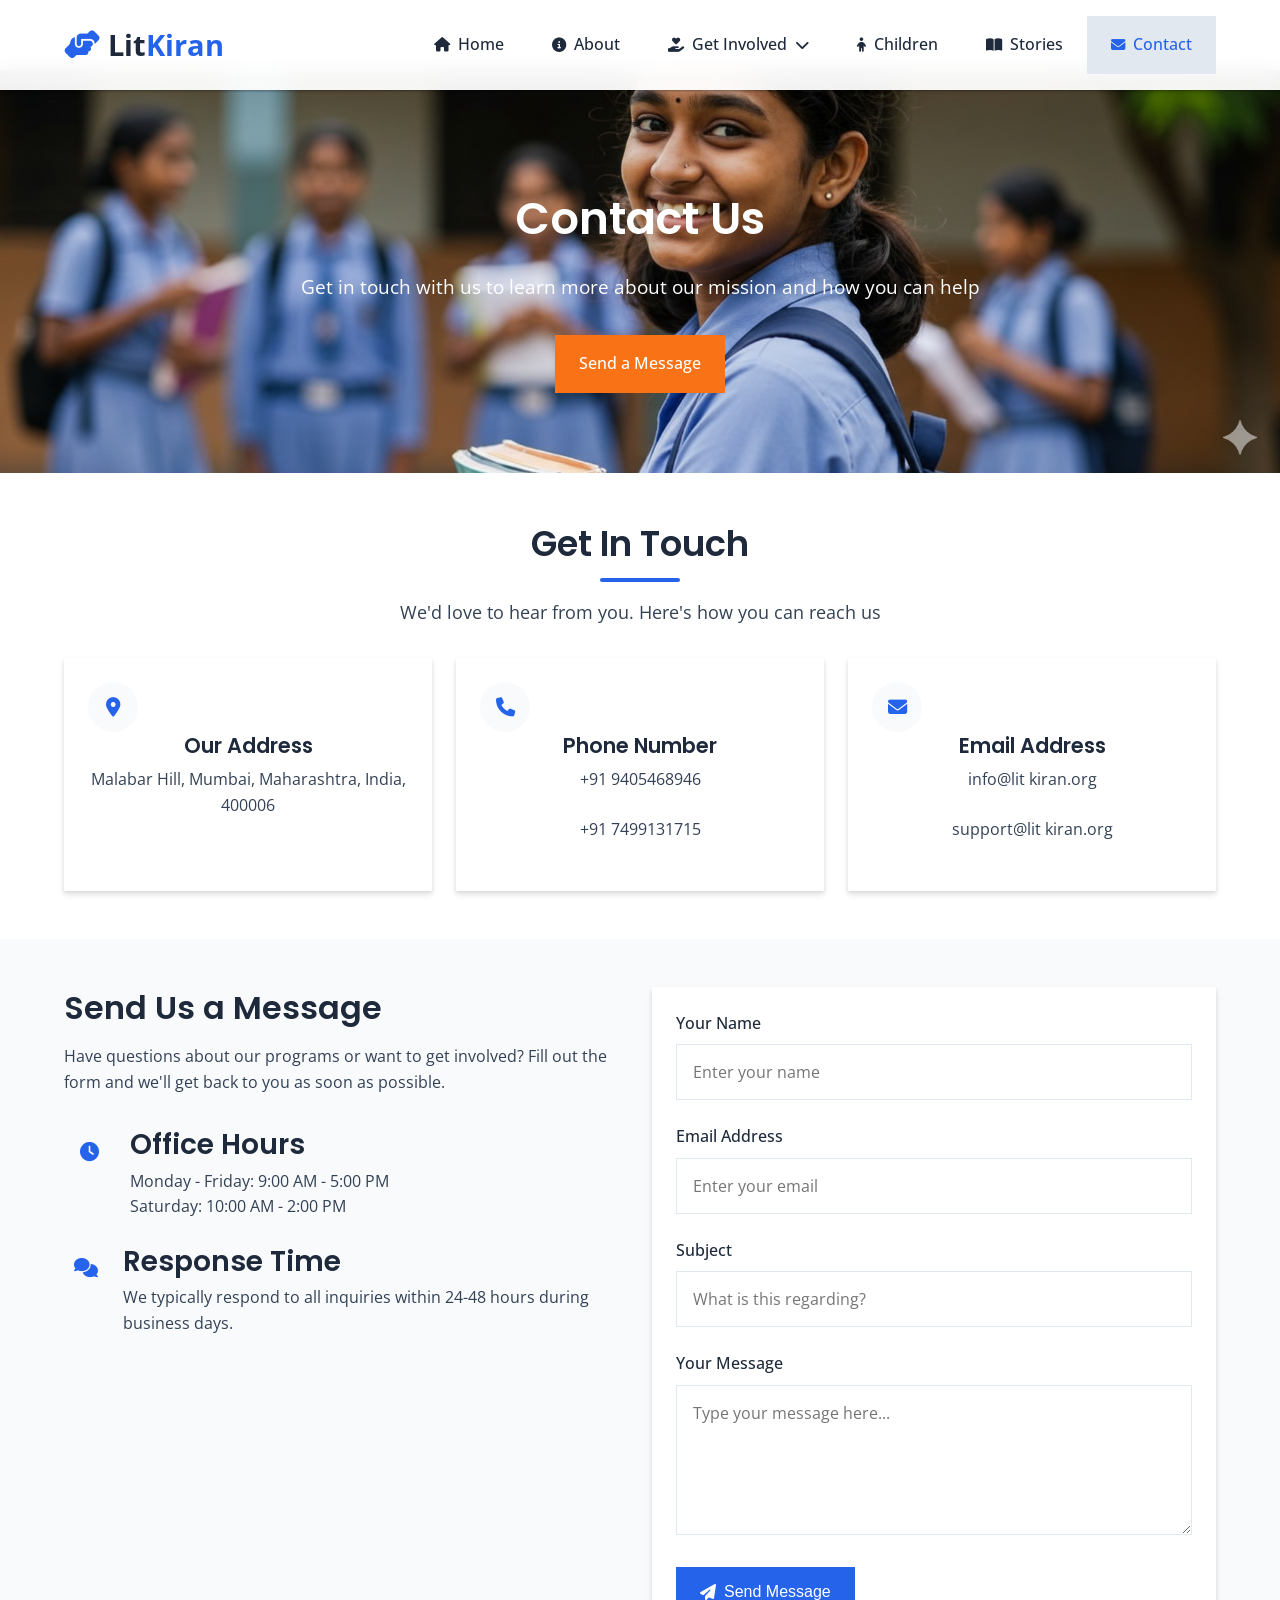
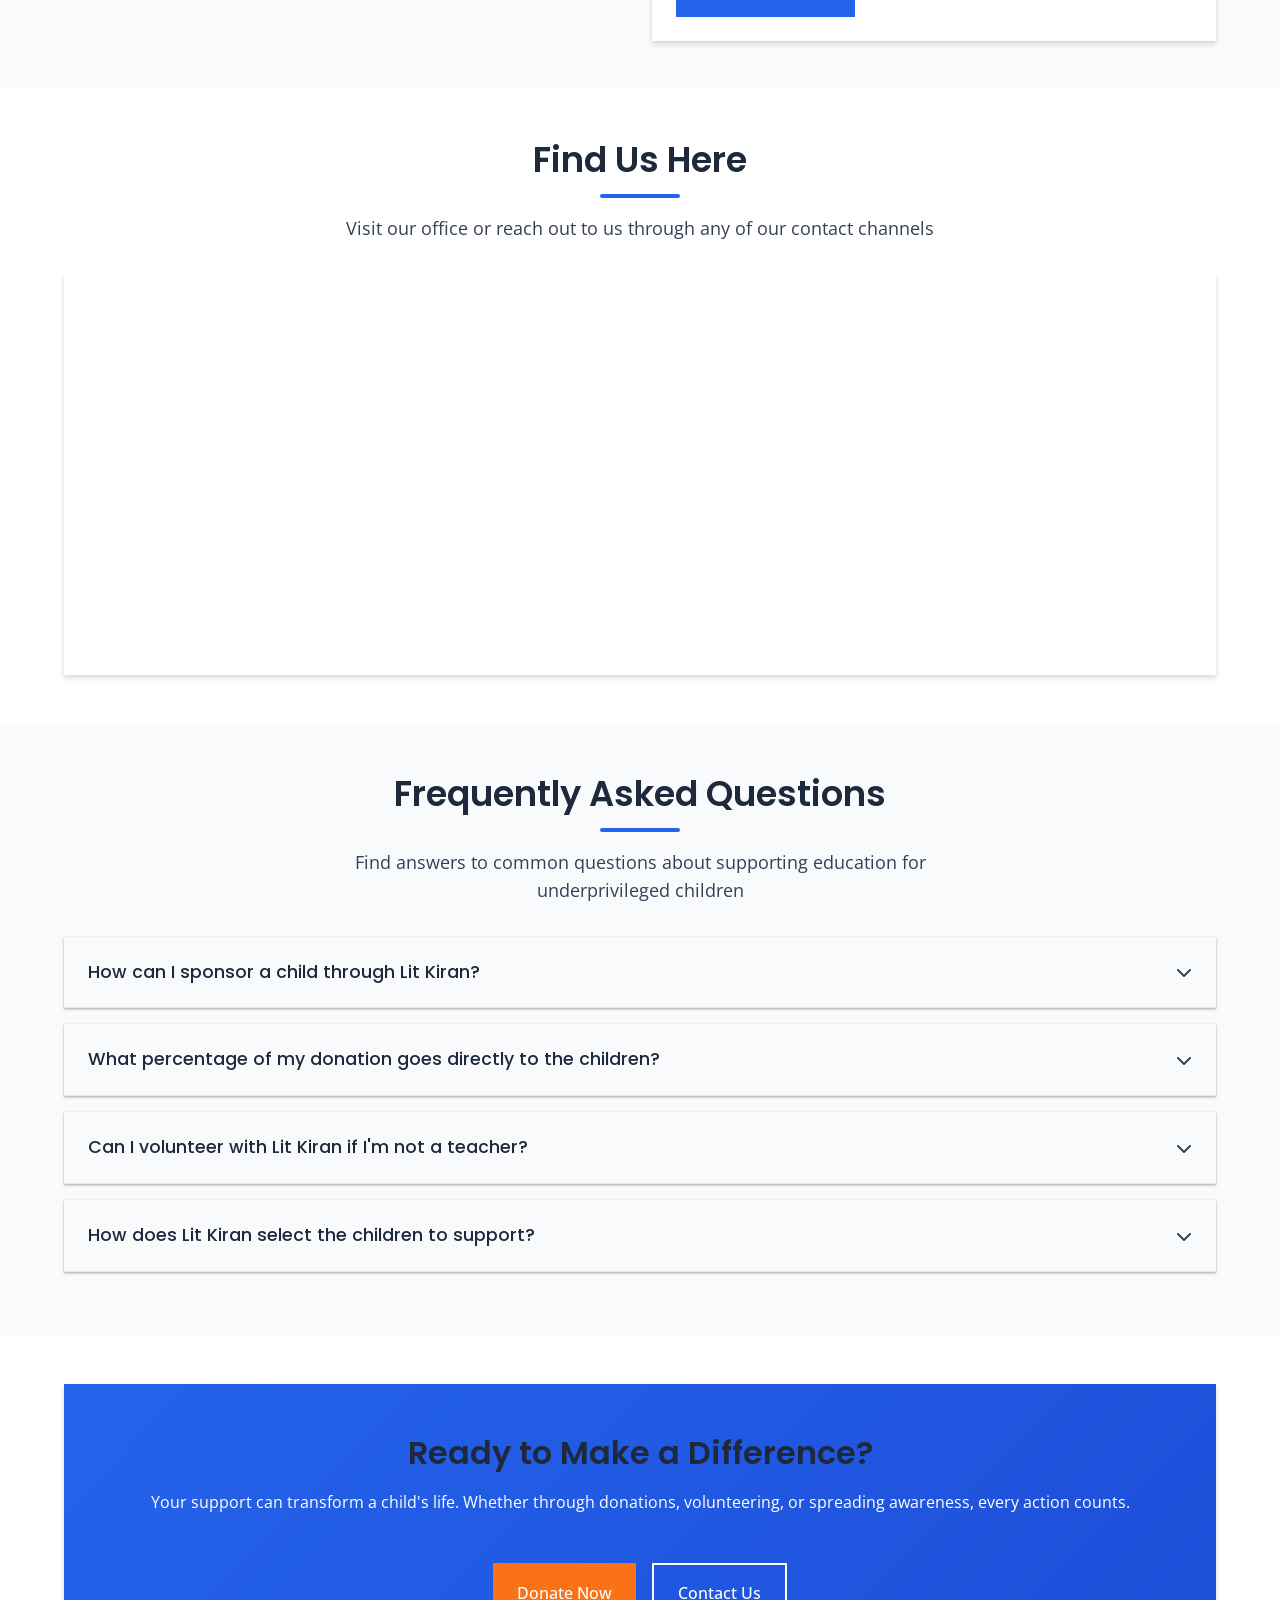
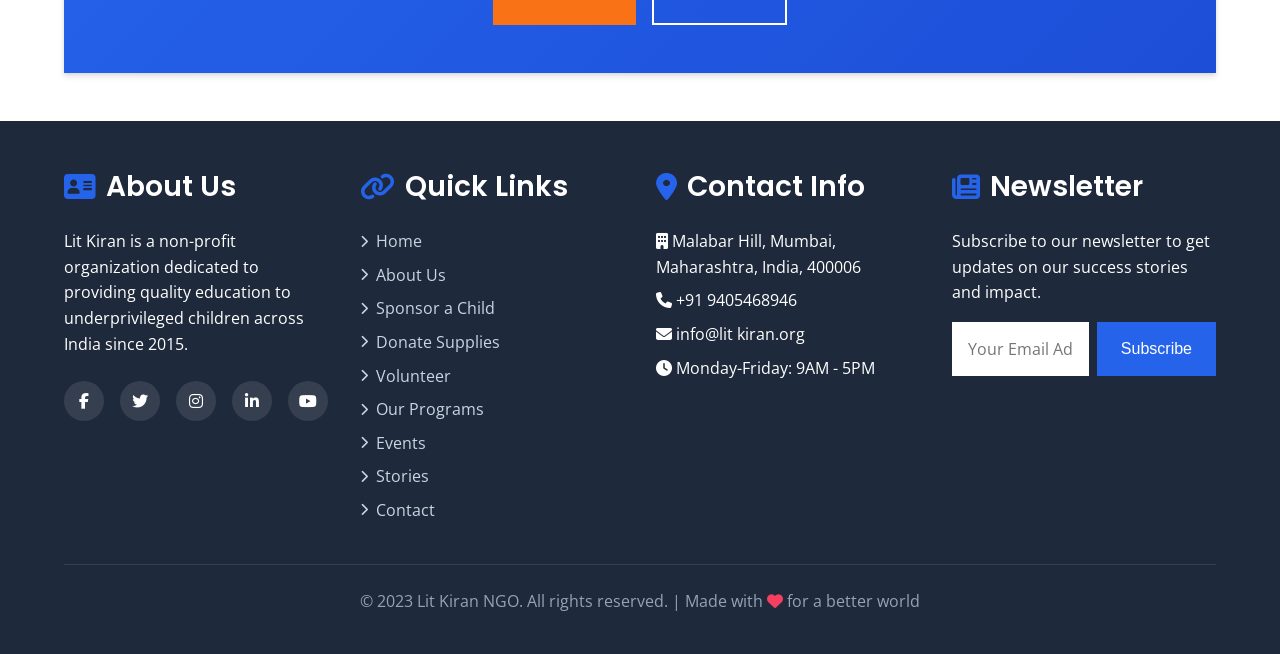
<file: contact.html>
<!DOCTYPE html>
<html lang="en">
<head>
    <meta charset="UTF-8">
    <meta name="viewport" content="width=device-width, initial-scale=1.0">
    <title>Contact Us | Lit Kiran</title>
    <link rel="stylesheet" href="https://cdnjs.cloudflare.com/ajax/libs/font-awesome/6.4.0/css/all.min.css">
    <link href="https://fonts.googleapis.com/css2?family=Poppins:wght@300;400;500;600;700&family=Open+Sans:wght@400;600;700&display=swap" rel="stylesheet">
    <link rel="stylesheet" href="styless.css">
    <style>
        /* Hero Sections */
        .page-hero {
            position: relative;
            padding: 120px 0 80px;
            text-align: center;
            color: white;
            margin-top: 70px;
            min-height: 400px;
            display: flex;
            align-items: center;
            justify-content: center;
        }

        .page-hero::before {
            content: '';
            position: absolute;
            top: 0;
            left: 0;
            width: 100%;
            height: 100%;
            background: linear-gradient(rgba(0,0,0,0.6), rgba(0,0,0,0.6));
            z-index: -1;
        }

        .page-hero h1 {
            font-size: 2.8rem;
            margin-bottom: var(--spacing-md);
            color: white;
        }

        .page-hero p {
            font-size: 1.2rem;
            max-width: 700px;
            margin: 0 auto var(--spacing-lg);
            color: white;
        }

        /* Section Styles */
        .section {
            padding: var(--spacing-xl) 0;
        }

        .section-light {
            background-color: white;
        }

        .section-gray {
            background-color: var(--light-color);
        }

        .section-title {
            text-align: center;
            margin-bottom: var(--spacing-lg);
        }

        .section-title h2 {
            font-size: 2.2rem;
            position: relative;
            display: inline-block;
            padding-bottom: var(--spacing-sm);
        }

        .section-title h2::after {
            content: '';
            position: absolute;
            bottom: 0;
            left: 50%;
            transform: translateX(-50%);
            width: 80px;
            height: 4px;
            background-color: var(--primary-color);
            border-radius: 2px;
        }

        .section-title p {
            font-size: 1.1rem;
            color: var(--text-color);
            max-width: 700px;
            margin: 0 auto;
        }

        /* Card Styles */
        .card {
            background: white;
            border-radius: var(--border-radius-lg);
            overflow: hidden;
            box-shadow: var(--shadow-md);
            transition: var(--transition);
        }

        .card:hover {
            transform: translateY(-5px);
            box-shadow: var(--shadow-lg);
        }

        .card-image {
            width: 100%;
            height: 200px;
            overflow: hidden;
        }

        .card-image img {
            width: 100%;
            height: 100%;
            object-fit: cover;
            transition: transform 0.5s ease;
        }

        .card:hover .card-image img {
            transform: scale(1.05);
        }

        .card-content {
            padding: var(--spacing-md);
        }

        .card h3 {
            font-size: 1.3rem;
            margin-bottom: var(--spacing-xs);
        }

        /* Grid Layouts */
        .grid {
            display: grid;
            gap: var(--spacing-md);
        }

        .grid-2 {
            grid-template-columns: repeat(auto-fit, minmax(300px, 1fr));
        }

        .grid-3 {
            grid-template-columns: repeat(auto-fit, minmax(280px, 1fr));
        }

        .grid-4 {
            grid-template-columns: repeat(auto-fit, minmax(250px, 1fr));
        }

        /* Form Styles */
        .form-group {
            margin-bottom: var(--spacing-md);
        }

        .form-group label {
            display: block;
            margin-bottom: var(--spacing-xs);
            font-weight: 500;
            color: var(--dark-color);
        }

        .form-control {
            width: 100%;
            padding: var(--spacing-sm);
            border: 1px solid var(--light-gray);
            border-radius: var(--border-radius);
            font-family: var(--body-font);
            font-size: 1rem;
            transition: var(--transition);
        }

        .form-control:focus {
            outline: none;
            border-color: var(--primary-color);
            box-shadow: 0 0 0 3px rgba(37, 99, 235, 0.1);
        }

        textarea.form-control {
            min-height: 150px;
            resize: vertical;
        }

        /* Contact Info Styles */
        .contact-info-item {
            display: flex;
            align-items: flex-start;
            margin-bottom: var(--spacing-md);
        }

        .contact-info-icon {
            width: 50px;
            height: 50px;
            background-color: var(--light-color);
            border-radius: 50%;
            display: flex;
            align-items: center;
            justify-content: center;
            margin-right: var(--spacing-sm);
            color: var(--primary-color);
            font-size: 1.2rem;
        }

        .contact-info-content h3 {
            margin-bottom: 5px;
        }

        .contact-info-content p {
            color: var(--text-color);
            margin-bottom: 0;
        }

        /* Map Styles */
        .map-container {
            height: 400px;
            border-radius: var(--border-radius-lg);
            overflow: hidden;
            box-shadow: var(--shadow-md);
        }

        .map-container iframe {
            width: 100%;
            height: 100%;
            border: none;
        }

        /* FAQ Styles */
        .accordion {
            margin-bottom: var(--spacing-sm);
            border-radius: var(--border-radius);
            overflow: hidden;
            box-shadow: var(--shadow-sm);
        }

        .accordion-header {
            background: var(--light-color);
            padding: var(--spacing-md);
            cursor: pointer;
            display: flex;
            justify-content: space-between;
            align-items: center;
            border-bottom: 1px solid var(--light-gray);
        }

        .accordion-header h3 {
            font-size: 1.1rem;
            font-weight: 500;
            color: var(--dark-color);
            margin-bottom: 0;
        }

        .accordion-content {
            padding: var(--spacing-md);
            background: white;
            display: none;
        }

        .accordion-content p {
            color: var(--text-color);
            line-height: 1.7;
            margin-bottom: 0;
        }

        .accordion.active .accordion-content {
            display: block;
        }

    </style>
</head>
<body>
    <!-- Page Loader -->
    <div class="loader" id="pageLoader">
        <div class="loader-spinner"></div>
    </div>

    <!-- Back to Top Button -->
    <div class="back-to-top" id="backToTop">
        <i class="fas fa-arrow-up"></i>
    </div>

    <!-- Header Section -->
    <header class="header">
        <div class="container">
            <nav class="navbar">
                <a href="index.html" class="logo">
                    <i class="fas fa-hands-helping"></i>
                    Lit<span>Kiran</span>
                </a>
                
                <button class="mobile-menu-btn" id="mobileMenuBtn">
                    <i class="fas fa-bars"></i>
                </button>
                
                <ul class="nav-links" id="navLinks">
                    <li><a href="index.html"><i class="fas fa-home"></i> Home</a></li>
                    <li><a href="about.html"><i class="fas fa-info-circle"></i> About</a></li>
                    <li class="dropdown">
                        <a href="#"><i class="fas fa-hand-holding-heart"></i> Get Involved <i class="fas fa-chevron-down"></i></a>
                        <div class="dropdown-content">
                            <a href="sponsor.html"><i class="fas fa-hand-holding-heart"></i> Sponsor a Child</a>
                            <a href="donate.html"><i class="fas fa-donate"></i> Donate</a>
                            <a href="volunteer.html"><i class="fas fa-hands-helping"></i> Volunteer</a>
                            <a href="programs.html"><i class="fas fa-project-diagram"></i> Our Programs</a>
                            <a href="events.html"><i class="fas fa-calendar-alt"></i> Events</a>
                        </div>
                    </li>
                    <li><a href="all-children.html"><i class="fas fa-child"></i> Children</a></li>
                    <li><a href="stories.html"><i class="fa-solid fa-book-open"></i> Stories</a></li>
                    <li><a href="contact.html" class="active"><i class="fas fa-envelope"></i> Contact</a></li>
                </ul>
            </nav>
        </div>
    </header>

    <!-- Page Hero Section -->
    <section class="page-hero" style="background: url('contact.png') center/cover no-repeat;">
        <div class="container">
            <h1>Contact Us</h1>
            <p>Get in touch with us to learn more about our mission and how you can help</p>
            <a href="#contact-form" class="btn btn-secondary">Send a Message</a>
        </div>
    </section>

    <!-- Contact Info Section -->
    <section class="section section-light">
        <div class="container">
            <div class="section-title">
                <h2>Get In Touch</h2>
                <p>We'd love to hear from you. Here's how you can reach us</p>
            </div>
            
            <div class="grid grid-3">
                <div class="card text-center fade-in-up">
                    <div class="card-content">
                        <div class="contact-info-icon">
                            <i class="fas fa-map-marker-alt"></i>
                        </div>
                        <h3>Our Address</h3>
                        <p>Malabar Hill, Mumbai, Maharashtra, India, 400006</p>
                    </div>
                </div>
                
                <div class="card text-center fade-in-up delay-1">
                    <div class="card-content">
                        <div class="contact-info-icon">
                            <i class="fas fa-phone"></i>
                        </div>
                        <h3>Phone Number</h3>
                        <p>+91 9405468946 </p>
                        <p>+91 7499131715</p>
                    </div>
                </div>
                
                <div class="card text-center fade-in-up delay-2">
                    <div class="card-content">
                        <div class="contact-info-icon">
                            <i class="fas fa-envelope"></i>
                        </div>
                        <h3>Email Address</h3>
                        <p>info@lit kiran.org</p>
                        <p>support@lit kiran.org</p>
                    </div>
                </div>
            </div>
        </div>
    </section>

    <!-- Contact Form Section -->
    <section class="section section-gray" id="contact-form">
        <div class="container">
            <div class="grid grid-2">
                <div class="fade-in-up">
                    <h2>Send Us a Message</h2>
                    <p>Have questions about our programs or want to get involved? Fill out the form and we'll get back to you as soon as possible.</p>
                    
                    <div class="contact-info-item mt-4">
                        <div class="contact-info-icon">
                            <i class="fas fa-clock"></i>
                        </div>
                        <div class="contact-info-content">
                            <h3>Office Hours</h3>
                            <p>Monday - Friday: 9:00 AM - 5:00 PM</p>
                            <p>Saturday: 10:00 AM - 2:00 PM</p>
                        </div>
                    </div>
                    
                    <div class="contact-info-item">
                        <div class="contact-info-icon">
                            <i class="fas fa-comments"></i>
                        </div>
                        <div class="contact-info-content">
                            <h3>Response Time</h3>
                            <p>We typically respond to all inquiries within 24-48 hours during business days.</p>
                        </div>
                    </div>
                </div>
                
                <div class="fade-in-up delay-1">
                    <div class="card">
                        <div class="card-content">
                            <form id="contactForm">
                                <div class="form-group">
                                    <label for="name">Your Name</label>
                                    <input type="text" id="name" class="form-control" placeholder="Enter your name" required>
                                </div>
                                
                                <div class="form-group">
                                    <label for="email">Email Address</label>
                                    <input type="email" id="email" class="form-control" placeholder="Enter your email" required>
                                </div>
                                
                                <div class="form-group">
                                    <label for="subject">Subject</label>
                                    <input type="text" id="subject" class="form-control" placeholder="What is this regarding?">
                                </div>
                                
                                <div class="form-group">
                                    <label for="message">Your Message</label>
                                    <textarea id="message" class="form-control" placeholder="Type your message here..." required></textarea>
                                </div>
                                
                                <button type="submit" class="btn btn-primary">
                                    <i class="fas fa-paper-plane"></i> Send Message
                                </button>
                            </form>
                        </div>
                    </div>
                </div>
            </div>
        </div>
    </section>

    <!-- Map Section -->
    <section class="section section-light">
        <div class="container">
            <div class="section-title">
                <h2>Find Us Here</h2>
                <p>Visit our office or reach out to us through any of our contact channels</p>
            </div>
            
            <div class="map-container fade-in-up">
                <iframe src="https://www.google.com/maps/embed?pb=!1m18!1m12!1m3!1d15094.148006136771!2d72.79101904740821!3d18.951877165634073!2m3!1f0!2f0!3f0!3m2!1i1024!2i768!4f13.1!3m3!1m2!1s0x3be7cde347fe682d%3A0x480b7a8c41fda28a!2sMalabar%20Hill%2C%20Mumbai%2C%20Maharashtra!5e0!3m2!1sen!2sin!4v1757944066565!5m2!1sen!2sin" width="600" height="450" style="border:0;" allowfullscreen="" loading="lazy" referrerpolicy="no-referrer-when-downgrade"></iframe>
            </div>
        </div>
    </section>

    <!-- FAQ Section -->
    <section class="section section-gray">
        <div class="container">
            <div class="section-title">
                <h2>Frequently Asked Questions</h2>
                <p>Find answers to common questions about supporting education for underprivileged children</p>
            </div>
            
            <div class="fade-in-up">
                <div class="accordion">
                    <div class="accordion-header">
                        <h3>How can I sponsor a child through Lit Kiran?</h3>
                        <i class="fas fa-chevron-down"></i>
                    </div>
                    <div class="accordion-content">
                        <p>Sponsoring a child through Lit Kiran is simple. Visit our "Sponsor a Child" page, browse through profiles of children needing support, and select a child you'd like to sponsor. Your monthly contribution will provide educational materials, school fees, uniforms, and other necessary resources to help them succeed in their education.</p>
                    </div>
                </div>
                
                <div class="accordion">
                    <div class="accordion-header">
                        <h3>What percentage of my donation goes directly to the children?</h3>
                        <i class="fas fa-chevron-down"></i>
                    </div>
                    <div class="accordion-content">
                        <p>At Lit Kiran, we are committed to transparency. 85% of every donation goes directly to program services that benefit the children, including educational resources, school supplies, and teacher support. 10% goes to administrative costs, and 5% to fundraising efforts to help us reach more children in need.</p>
                    </div>
                </div>
                
                <div class="accordion">
                    <div class="accordion-header">
                        <h3>Can I volunteer with Lit Kiran if I'm not a teacher?</h3>
                        <i class="fas fa-chevron-down"></i>
                    </div>
                    <div class="accordion-content">
                        <p>Absolutely! While we welcome teachers, we have various volunteering opportunities for people with different skills. You can help with fundraising events, administrative tasks, digital marketing, content creation, or even mentor children online. Visit our Volunteer page to see current opportunities and apply.</p>
                    </div>
                </div>
                
                <div class="accordion">
                    <div class="accordion-header">
                        <h3>How does Lit Kiran select the children to support?</h3>
                        <i class="fas fa-chevron-down"></i>
                    </div>
                    <div class="accordion-content">
                        <p>We partner with local communities, schools, and NGOs to identify children from economically disadvantaged backgrounds who are at risk of dropping out of school. Our selection process considers family income, number of dependents, and the child's enthusiasm for education. We prioritize helping children who show academic potential but lack financial resources.</p>
                    </div>
                </div>
            </div>
        </div>
    </section>

    <!-- CTA Section -->
    <section class="section section-light">
        <div class="container">
            <div class="card" style="background: linear-gradient(135deg, var(--primary-color), var(--primary-dark)); color: white; padding: var(--spacing-xl); text-align: center;">
                <h2>Ready to Make a Difference?</h2>
                <p>Your support can transform a child's life. Whether through donations, volunteering, or spreading awareness, every action counts.</p>
                <div style="display: flex; gap: var(--spacing-sm); justify-content: center; margin-top: var(--spacing-md); flex-wrap: wrap;">
                    <a href="donate.html" class="btn btn-secondary">Donate Now</a>
                    <a href="#contact-form" class="btn btn-outline" style="color: white; border-color: white;">Contact Us</a>
                </div>
            </div>
        </div>
    </section>

    <!-- Footer -->
    <footer>
        <div class="container">
            <div class="footer-content">
                <div class="footer-column">
                    <h3><i class="fas fa-address-card"></i> About Us</h3>
                    <p>Lit Kiran is a non-profit organization dedicated to providing quality education to underprivileged children across India since 2015.</p>
                    <div class="social-links">
                        <a href="#"><i class="fab fa-facebook-f"></i></a>
                        <a href="#"><i class="fab fa-twitter"></i></a>
                        <a href="#"><i class="fab fa-instagram"></i></a>
                        <a href="#"><i class="fab fa-linkedin-in"></i></a>
                        <a href="#"><i class="fab fa-youtube"></i></a>
                    </div>
                </div>
                
                <div class="footer-column">
                    <h3><i class="fas fa-link"></i> Quick Links</h3>
                    <ul>
                        <li><a href="index.html"><i class="fas fa-chevron-right"></i> Home</a></li>
                        <li><a href="about.html"><i class="fas fa-chevron-right"></i> About Us</a></li>
                        <li><a href="sponsor.html"><i class="fas fa-chevron-right"></i> Sponsor a Child</a></li>
                        <li><a href="donate.html"><i class="fas fa-chevron-right"></i> Donate Supplies</a></li>
                        <li><a href="volunteer.html"><i class="fas fa-chevron-right"></i> Volunteer</a></li>
                        <li><a href="programs.html"><i class="fas fa-chevron-right"></i> Our Programs</a></li>
                        <li><a href="events.html"><i class="fas fa-chevron-right"></i> Events</a></li>
                        <li><a href="stories.html"><i class="fas fa-chevron-right"></i> Stories</a></li>
                        <li><a href="contact.html"><i class="fas fa-chevron-right"></i> Contact</a></li>
                    </ul>
                </div>
                
                <div class="footer-column">
                    <h3><i class="fas fa-map-marker-alt"></i> Contact Info</h3>
                    <ul>
                        <li><i class="fas fa-building"></i> Malabar Hill, Mumbai, Maharashtra, India, 400006</li>
                        <li><i class="fas fa-phone"></i> +91 9405468946</li>
                        <li><i class="fas fa-envelope"></i> info@lit kiran.org</li>
                        <li><i class="fas fa-clock"></i> Monday-Friday: 9AM - 5PM</li>
                    </ul>
                </div>
                
                <div class="footer-column">
                    <h3><i class="fas fa-newspaper"></i> Newsletter</h3>
                    <p>Subscribe to our newsletter to get updates on our success stories and impact.</p>
                    <form class="newsletter-form">
                        <input type="email" class="form-control" placeholder="Your Email Address">
                        <button type="submit" class="btn btn-primary">Subscribe</button>
                    </form>
                </div>
            </div>
            
            <div class="copyright">
                <p>&copy; 2023 Lit Kiran NGO. All rights reserved. | Made with <i class="fas fa-heart"></i> for a better world</p>
            </div>
        </div>
    </footer>

    <script>
        // Wait for page to fully load
        window.addEventListener('load', function() {
            // Hide loader
            document.getElementById('pageLoader').classList.add('hidden');
            
            // Initialize animations
            const fadeElements = document.querySelectorAll('.fade-in-up');
            
            function checkFade() {
                fadeElements.forEach(element => {
                    const elementTop = element.getBoundingClientRect().top;
                    const elementVisible = 150;
                    
                    if (elementTop < window.innerHeight - elementVisible) {
                        element.classList.add('active');
                    }
                });
            }
            
            // Check on load and scroll
            checkFade();
            window.addEventListener('scroll', checkFade);
            
            // Mobile menu toggle
            const mobileMenuBtn = document.getElementById('mobileMenuBtn');
            const navLinks = document.getElementById('navLinks');
            
            mobileMenuBtn.addEventListener('click', function() {
                navLinks.classList.toggle('active');
                mobileMenuBtn.innerHTML = navLinks.classList.contains('active') ? 
                    '<i class="fas fa-times"></i>' : '<i class="fas fa-bars"></i>';
            });
            
            // Dropdown menus for mobile
            const dropdowns = document.querySelectorAll('.dropdown');
            
            dropdowns.forEach(dropdown => {
                dropdown.addEventListener('click', function(e) {
                    if (window.innerWidth <= 768) {
                        e.preventDefault();
                        this.classList.toggle('active');
                    }
                });
            });
            
            // Back to top button
            const backToTopBtn = document.getElementById('backToTop');
            
            window.addEventListener('scroll', function() {
                if (window.pageYOffset > 300) {
                    backToTopBtn.classList.add('active');
                } else {
                    backToTopBtn.classList.remove('active');
                }
            });
            
            backToTopBtn.addEventListener('click', function() {
                window.scrollTo({
                    top: 0,
                    behavior: 'smooth'
                });
            });

            // Accordion functionality
            const accordionHeaders = document.querySelectorAll('.accordion-header');
            
            accordionHeaders.forEach(header => {
                header.addEventListener('click', function() {
                    const accordion = this.parentElement;
                    accordion.classList.toggle('active');
                    
                    const icon = this.querySelector('i');
                    if (accordion.classList.contains('active')) {
                        icon.classList.remove('fa-chevron-down');
                        icon.classList.add('fa-chevron-up');
                    } else {
                        icon.classList.remove('fa-chevron-up');
                        icon.classList.add('fa-chevron-down');
                    }
                });
            });
            
            // Contact form submission
            const contactForm = document.getElementById('contactForm');
            
            if (contactForm) {
                contactForm.addEventListener('submit', function(e) {
                    e.preventDefault();
                    
                    // Simple validation
                    const name = document.getElementById('name').value;
                    const email = document.getElementById('email').value;
                    const message = document.getElementById('message').value;
                    
                    if (name && email && message) {
                        alert('Thank you for your message! We will get back to you soon.');
                        contactForm.reset();
                    } else {
                        alert('Please fill in all required fields.');
                    }
                });
            }
        });
    </script>
</body>
</html>
</file>
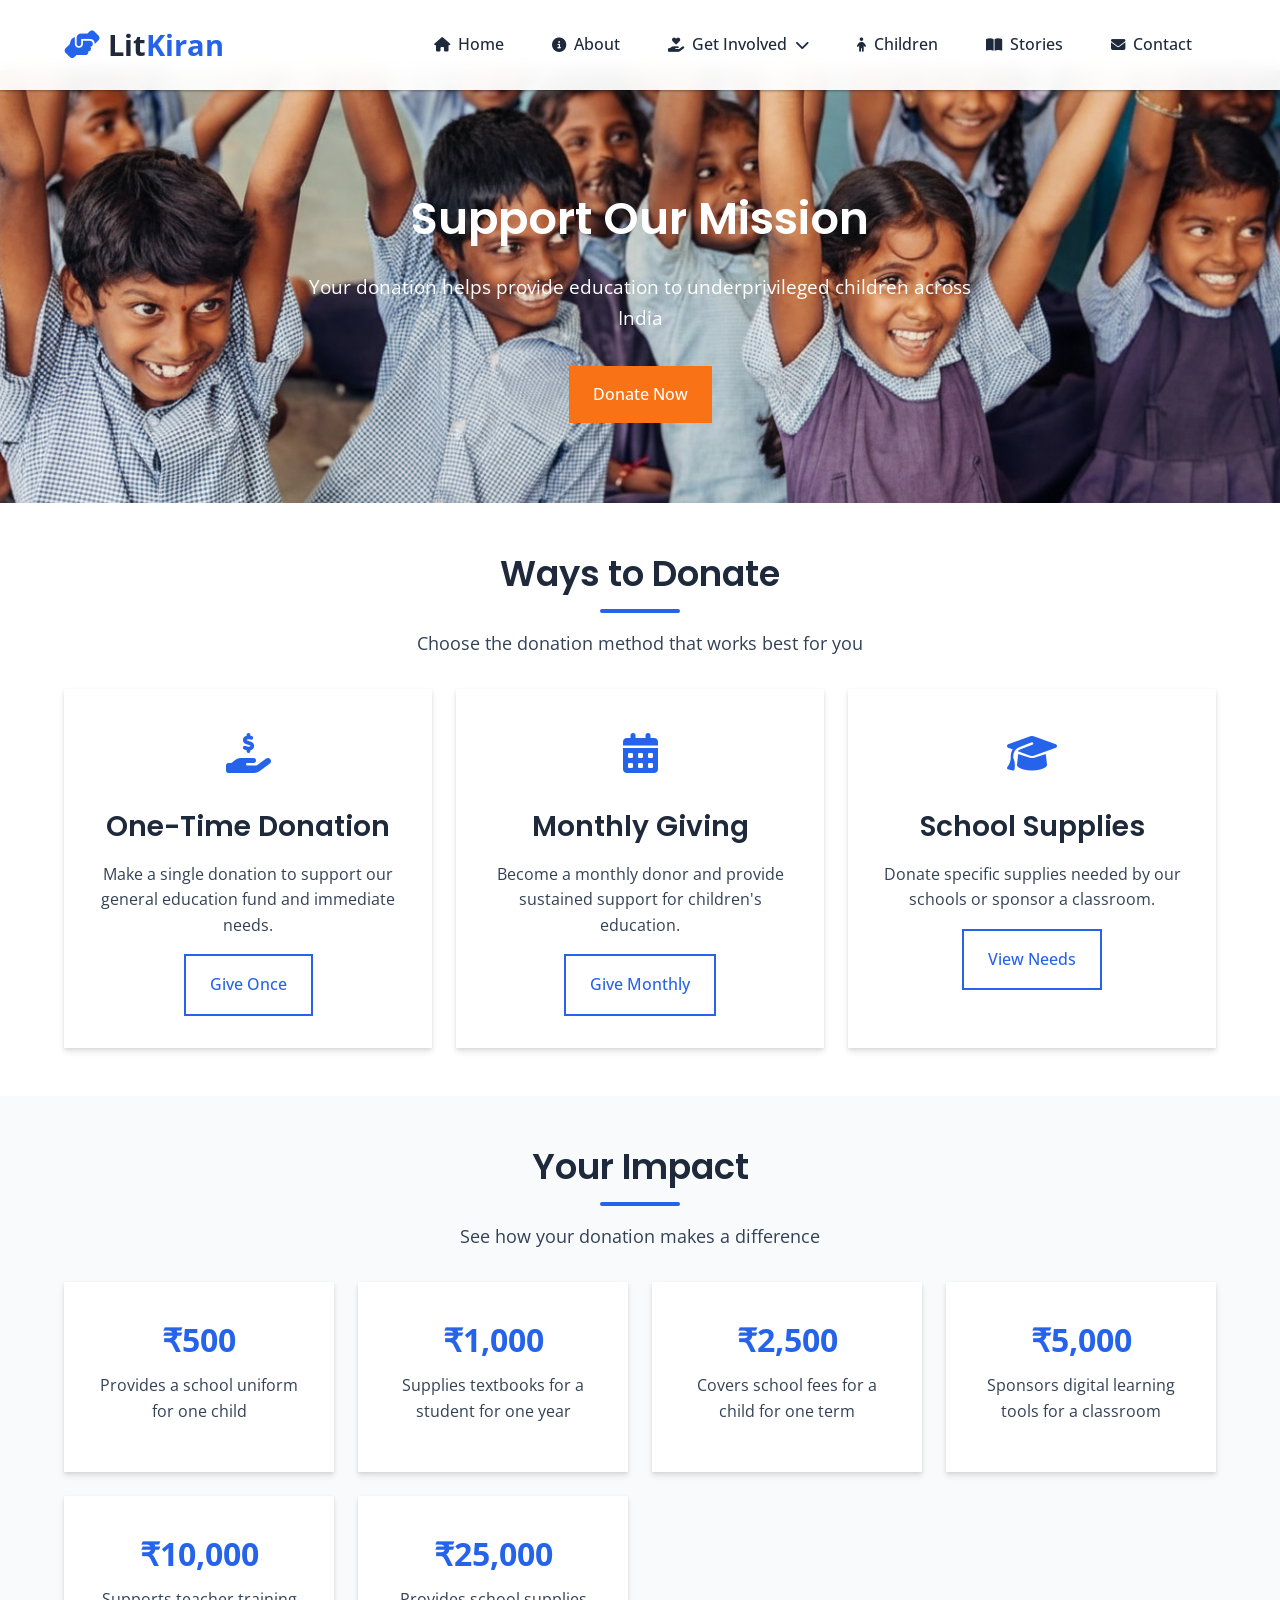
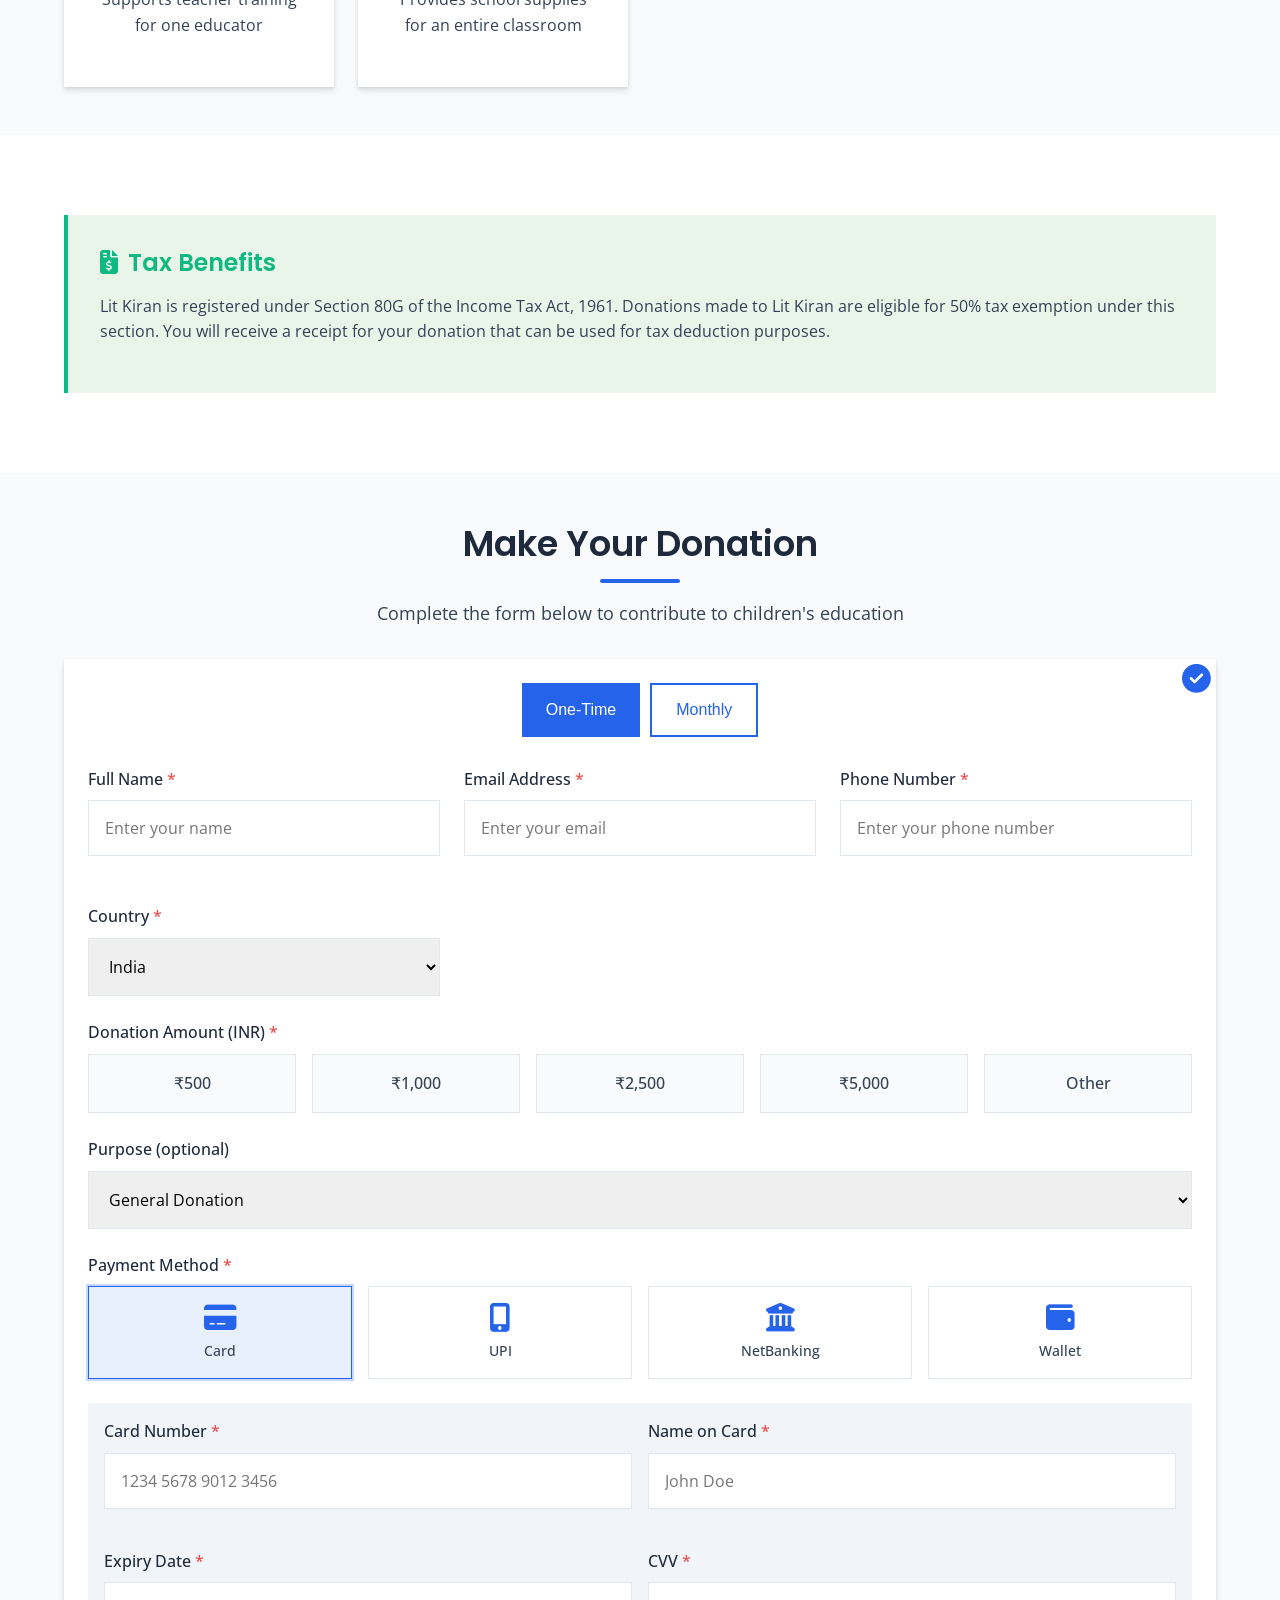
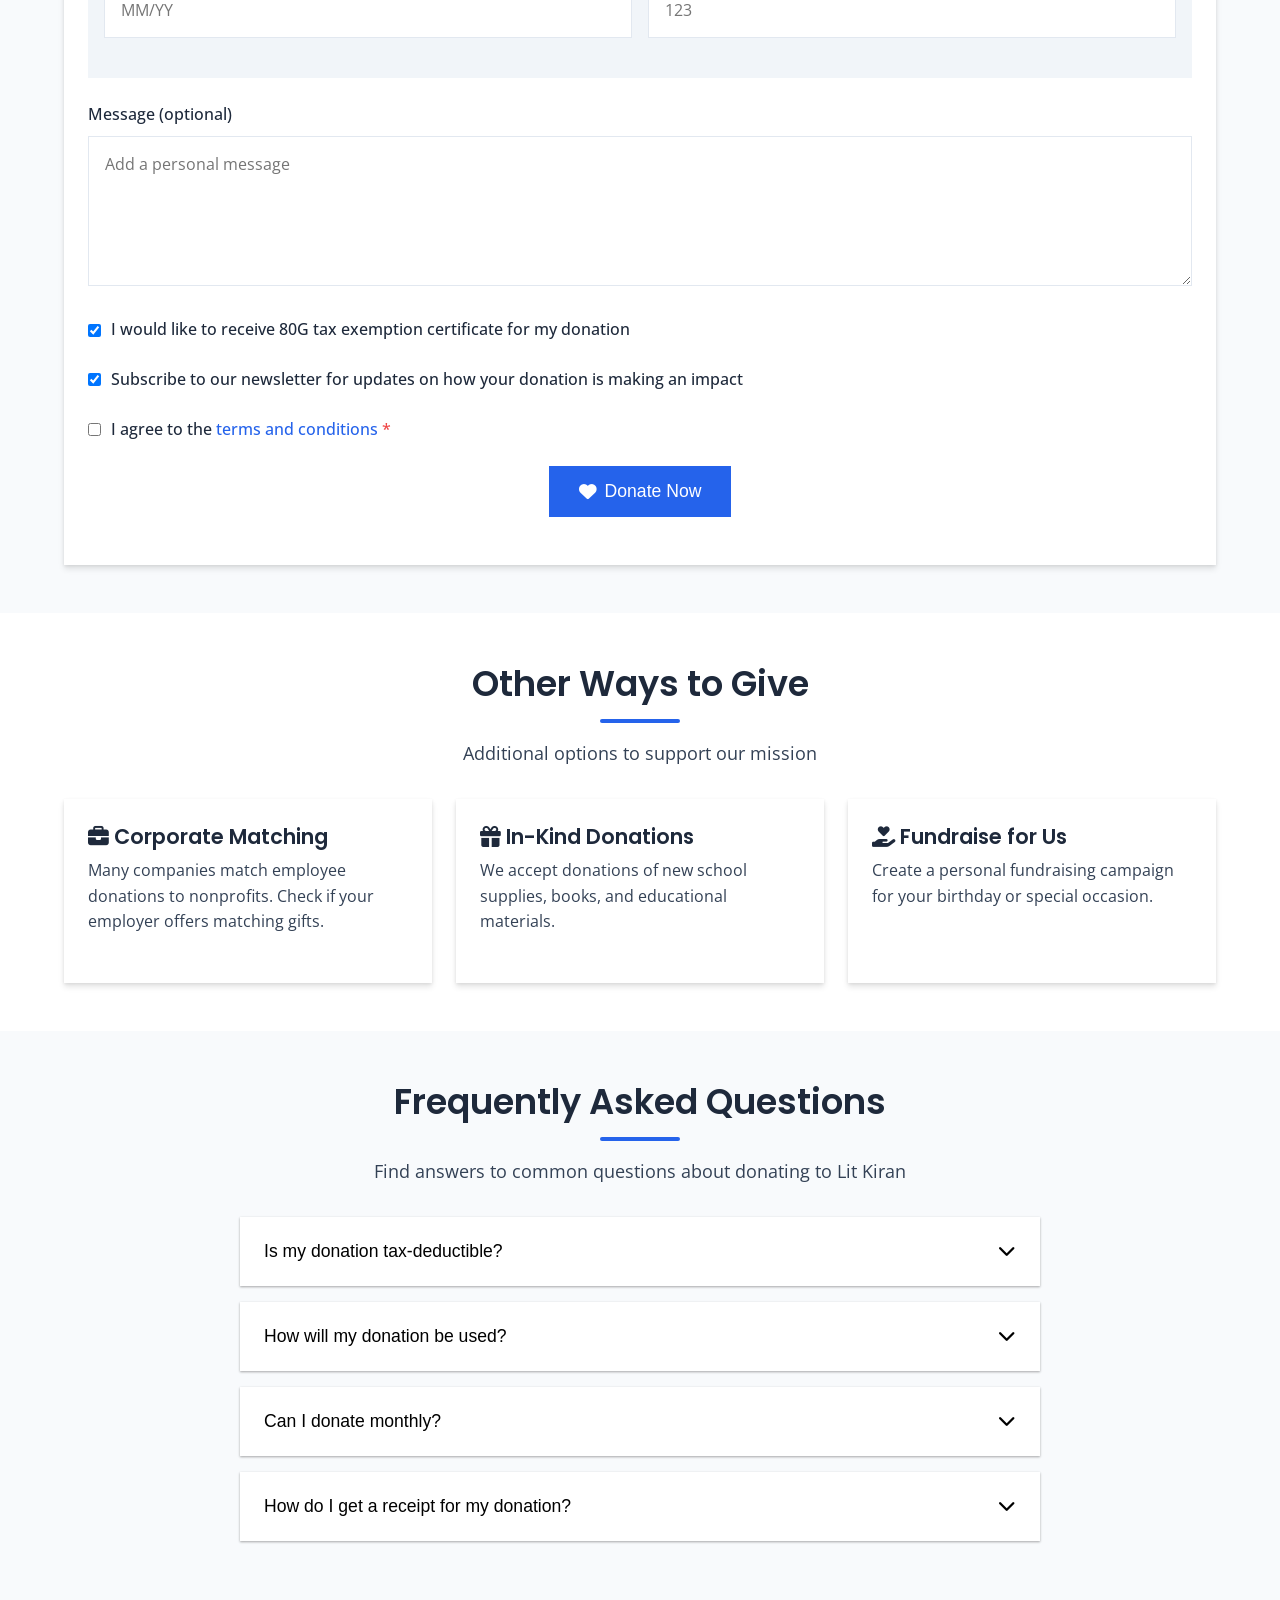
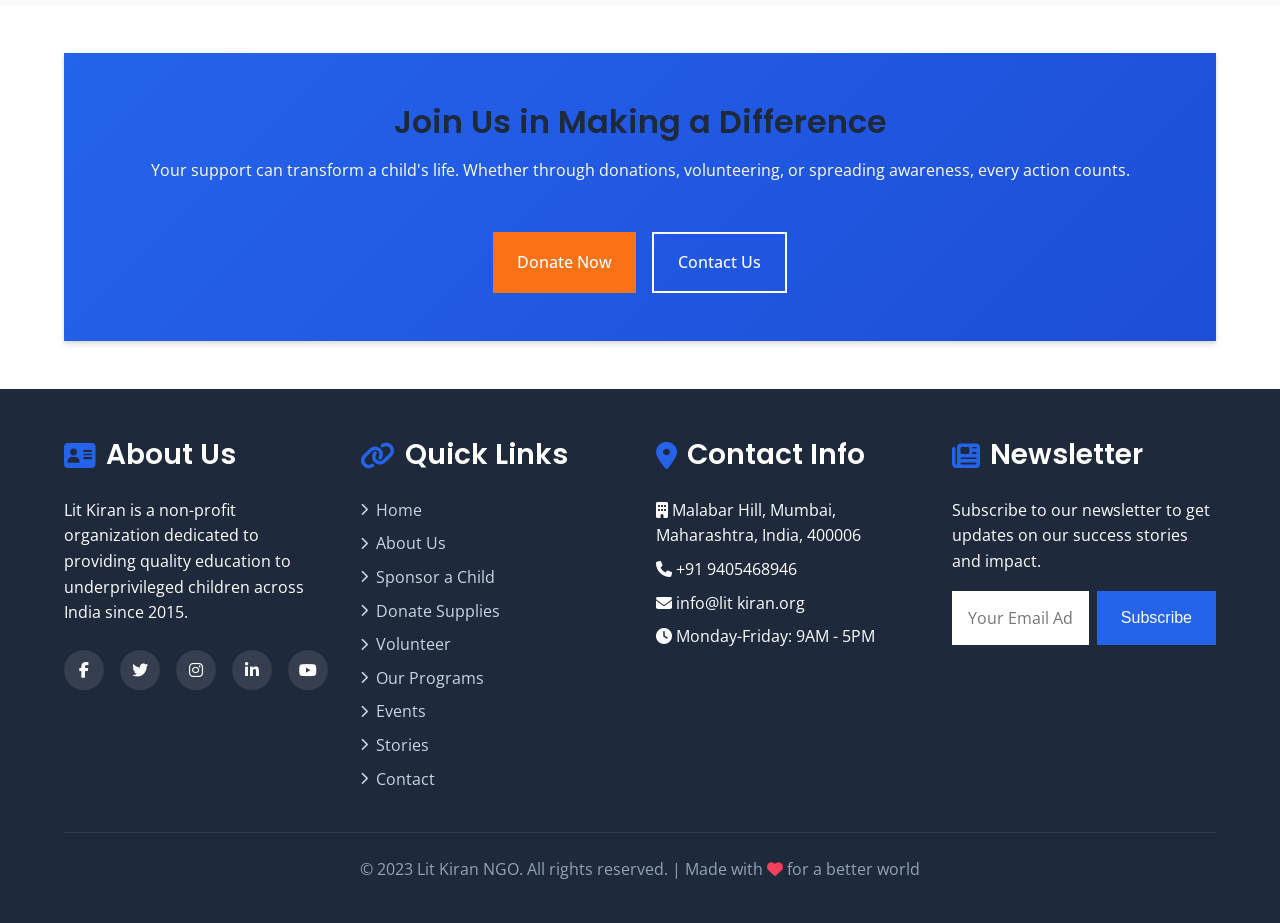
<file: donate.html>
<!DOCTYPE html>
<html lang="en">
<head>
    <meta charset="UTF-8">
    <meta name="viewport" content="width=device-width, initial-scale=1.0">
    <title>Donate | Lit Kiran</title>
    <link rel="stylesheet" href="https://cdnjs.cloudflare.com/ajax/libs/font-awesome/6.4.0/css/all.min.css">
    <link href="https://fonts.googleapis.com/css2?family=Poppins:wght@300;400;500;600;700&family=Open+Sans:wght@400;600;700&display=swap" rel="stylesheet">
    <link rel="stylesheet" href="styless.css">
    <style>
        /* Hero Sections */
        .page-hero {
            position: relative;
            padding: 120px 0 80px;
            text-align: center;
            color: white;
            margin-top: 70px;
            min-height: 400px;
            display: flex;
            align-items: center;
            justify-content: center;
        }

        .page-hero::before {
            content: '';
            position: absolute;
            top: 0;
            left: 0;
            width: 100%;
            height: 100%;
            background: linear-gradient(rgba(0,0,0,0.6), rgba(0,0,0,0.6));
            z-index: -1;
        }

        .page-hero h1 {
            font-size: 2.8rem;
            margin-bottom: var(--spacing-md);
            color: white;
        }

        .page-hero p {
            font-size: 1.2rem;
            max-width: 700px;
            margin: 0 auto var(--spacing-lg);
            color: white;
        }

        /* Section Styles */
        .section {
            padding: var(--spacing-xl) 0;
        }

        .section-light {
            background-color: white;
        }

        .section-gray {
            background-color: var(--light-color);
        }

        .section-title {
            text-align: center;
            margin-bottom: var(--spacing-lg);
        }

        .section-title h2 {
            font-size: 2.2rem;
            position: relative;
            display: inline-block;
            padding-bottom: var(--spacing-sm);
        }

        .section-title h2::after {
            content: '';
            position: absolute;
            bottom: 0;
            left: 50%;
            transform: translateX(-50%);
            width: 80px;
            height: 4px;
            background-color: var(--primary-color);
            border-radius: 2px;
        }

        .section-title p {
            font-size: 1.1rem;
            color: var(--text-color);
            max-width: 700px;
            margin: 0 auto;
        }

        /* Card Styles */
        .card {
            background: white;
            border-radius: var(--border-radius-lg);
            overflow: hidden;
            box-shadow: var(--shadow-md);
            transition: var(--transition);
        }

        .card:hover {
            transform: translateY(-5px);
            box-shadow: var(--shadow-lg);
        }

        .card-image {
            width: 100%;
            height: 200px;
            overflow: hidden;
        }

        .card-image img {
            width: 100%;
            height: 100%;
            object-fit: cover;
            transition: transform 0.5s ease;
        }

        .card:hover .card-image img {
            transform: scale(1.05);
        }

        .card-content {
            padding: var(--spacing-md);
        }

        .card h3 {
            font-size: 1.3rem;
            margin-bottom: var(--spacing-xs);
        }

        /* Grid Layouts */
        .grid {
            display: grid;
            gap: var(--spacing-md);
        }

        .grid-2 {
            grid-template-columns: repeat(auto-fit, minmax(300px, 1fr));
        }

        .grid-3 {
            grid-template-columns: repeat(auto-fit, minmax(280px, 1fr));
        }

        .grid-4 {
            grid-template-columns: repeat(auto-fit, minmax(250px, 1fr));
        }

        /* Form Styles */
        .form-group {
            margin-bottom: var(--spacing-md);
        }

        .form-group label {
            display: block;
            margin-bottom: var(--spacing-xs);
            font-weight: 500;
            color: var(--dark-color);
        }

        .form-control {
            width: 100%;
            padding: var(--spacing-sm);
            border: 1px solid var(--light-gray);
            border-radius: var(--border-radius);
            font-family: var(--body-font);
            font-size: 1rem;
            transition: var(--transition);
        }

        .form-control:focus {
            outline: none;
            border-color: var(--primary-color);
            box-shadow: 0 0 0 3px rgba(37, 99, 235, 0.1);
        }

        textarea.form-control {
            min-height: 150px;
            resize: vertical;
        }

        /* Donation Styles */
        .donation-options {
            display: grid;
            grid-template-columns: repeat(auto-fit, minmax(300px, 1fr));
            gap: var(--spacing-md);
            margin-top: var(--spacing-lg);
        }

        .donation-card {
            background: white;
            border-radius: var(--border-radius-lg);
            padding: var(--spacing-lg);
            box-shadow: var(--shadow-md);
            text-align: center;
            transition: var(--transition);
            position: relative;
            overflow: hidden;
        }

        .donation-card:hover {
            transform: translateY(-5px);
            box-shadow: var(--shadow-lg);
        }

        .donation-icon {
            font-size: 2.5rem;
            color: var(--primary-color);
            margin-bottom: var(--spacing-md);
        }

        .amount-options {
            display: grid;
            grid-template-columns: repeat(auto-fit, minmax(100px, 1fr));
            gap: var(--spacing-sm);
            margin-bottom: var(--spacing-md);
        }

        .amount-option {
            padding: var(--spacing-sm);
            background: var(--light-color);
            border: 1px solid var(--light-gray);
            border-radius: var(--border-radius);
            text-align: center;
            cursor: pointer;
            transition: var(--transition);
            font-weight: 500;
        }

        .amount-option:hover {
            border-color: var(--primary-color);
            transform: translateY(-2px);
        }

        .amount-option.selected {
            background: var(--primary-color);
            color: white;
            border-color: var(--primary-color);
        }

        .payment-options-grid {
            display: grid;
            grid-template-columns: repeat(auto-fit, minmax(150px, 1fr));
            gap: var(--spacing-sm);
            margin-bottom: var(--spacing-md);
        }

        .payment-option-card {
            border: 1px solid var(--light-gray);
            border-radius: var(--border-radius);
            padding: var(--spacing-sm);
            text-align: center;
            cursor: pointer;
            transition: var(--transition);
            display: flex;
            flex-direction: column;
            align-items: center;
            justify-content: center;
        }

        .payment-option-card.active {
            border-color: var(--primary-color);
            background-color: rgba(37, 99, 235, 0.1);
            box-shadow: 0 0 0 2px rgba(37, 99, 235, 0.25);
        }

        .payment-option-card i {
            font-size: 1.8rem;
            margin-bottom: var(--spacing-xs);
            color: var(--primary-color);
        }

        .payment-option-name {
            font-size: 0.85rem;
            font-weight: 500;
        }

        /* Impact Section */
        .impact-grid {
            display: grid;
            grid-template-columns: repeat(auto-fit, minmax(250px, 1fr));
            gap: var(--spacing-md);
            margin-top: var(--spacing-lg);
        }

        .impact-item {
            background: white;
            border-radius: var(--border-radius-lg);
            padding: var(--spacing-lg);
            box-shadow: var(--shadow-md);
            text-align: center;
            transition: var(--transition);
        }

        .impact-item:hover {
            transform: translateY(-3px);
            box-shadow: var(--shadow-lg);
        }

        .impact-amount {
            font-size: 2rem;
            color: var(--primary-color);
            font-weight: bold;
            margin-bottom: var(--spacing-xs);
        }

        /* Tax Benefits */
        .tax-benefits {
            background: #e8f5e8;
            padding: var(--spacing-lg);
            border-radius: var(--border-radius);
            margin: var(--spacing-lg) 0;
            border-left: 4px solid var(--success-color);
        }

        .tax-benefits h4 {
            color: var(--success-color);
            margin-bottom: var(--spacing-sm);
            display: flex;
            align-items: center;
            gap: 10px;
        }

        /* FAQ Styles */
        .faq-container {
            max-width: 800px;
            margin: 0 auto;
        }

        .faq-item {
            margin-bottom: var(--spacing-sm);
            border-radius: var(--border-radius);
            overflow: hidden;
            box-shadow: var(--shadow-sm);
        }

        .faq-question {
            width: 100%;
            padding: var(--spacing-md);
            text-align: left;
            background: white;
            border: none;
            display: flex;
            justify-content: space-between;
            align-items: center;
            cursor: pointer;
            font-weight: 500;
            font-size: 1.1rem;
        }

        .faq-question i {
            transition: transform 0.3s ease;
        }

        .faq-question.active i {
            transform: rotate(180deg);
        }

        .faq-answer {
            background: white;
            padding: 0 var(--spacing-md);
            max-height: 0;
            overflow: hidden;
            transition: max-height 0.3s ease;
        }

        .faq-answer p {
            padding: 0 0 var(--spacing-md);
        }

        /* Validation Styles */
        .error-message {
            color: var(--error-color);
            font-size: 0.85rem;
            margin-top: 5px;
            display: none;
        }
        
        .form-control.error {
            border-color: var(--error-color);
            box-shadow: 0 0 0 3px rgba(239, 68, 68, 0.1);
        }
        
        .required {
            color: var(--error-color);
        }
        
        /* Payment Processing */
        .payment-processing {
            display: none;
            text-align: center;
            padding: 2rem;
        }
        
        .payment-success {
            display: none;
            text-align: center;
            padding: 2rem;
            background-color: #f0fff4;
            border-radius: var(--border-radius);
            border-left: 4px solid var(--success-color);
        }
        
        .payment-success i {
            font-size: 4rem;
            color: var(--success-color);
            margin-bottom: 1rem;
        }
        
        .payment-details {
            background-color: #f8fafc;
            padding: 1.5rem;
            border-radius: var(--border-radius);
            margin-top: 1.5rem;
            border-left: 4px solid var(--primary-color);
        }
        
        /* Payment Method Details */
        .payment-method-details {
            display: none;
            margin-top: 1rem;
            padding: 1rem;
            background-color: #f1f5f9;
            border-radius: var(--border-radius);
        }
        
        .payment-method-details.active {
            display: block;
        }
        
        .card-details-grid {
            display: grid;
            grid-template-columns: 1fr 1fr;
            gap: 1rem;
        }
        
        /* Success Modal */
        .modal-overlay {
            position: fixed;
            top: 0;
            left: 0;
            right: 0;
            bottom: 0;
            background-color: rgba(0, 0, 0, 0.7);
            display: flex;
            align-items: center;
            justify-content: center;
            z-index: 1000;
            opacity: 0;
            visibility: hidden;
            transition: all 0.3s ease;
        }
        
        .modal-overlay.active {
            opacity: 1;
            visibility: visible;
        }
        
        .modal {
            background: white;
            border-radius: var(--border-radius-lg);
            width: 90%;
            max-width: 500px;
            padding: var(--spacing-xl);
            box-shadow: var(--shadow-lg);
            transform: translateY(-50px);
            transition: transform 0.3s ease;
            position: relative;
        }
        
        .modal-overlay.active .modal {
            transform: translateY(0);
        }
        
        .modal-close {
            position: absolute;
            top: 20px;
            right: 20px;
            background: none;
            border: none;
            font-size: 1.5rem;
            cursor: pointer;
            color: var(--text-color);
        }
        
        .modal-icon {
            text-align: center;
            font-size: 4rem;
            color: var(--success-color);
            margin-bottom: var(--spacing-md);
        }
        
        /* Real-time validation indicators */
        .validation-icon {
            position: absolute;
            right: 10px;
            top: 38px;
            display: none;
        }
        
        .form-control-wrapper {
            position: relative;
        }
        
        /* Enhanced payment options */
        .payment-option-card .payment-checkmark {
            display: none;
            position: absolute;
            top: 5px;
            right: 5px;
            color: var(--success-color);
            font-size: 0.8rem;
        }
        
        .payment-option-card.active .payment-checkmark {
            display: block;
        }
        
    </style>
</head>
<body>
    <!-- Page Loader -->
    <div class="loader" id="pageLoader">
        <div class="loader-spinner"></div>
    </div>

    <!-- Back to Top Button -->
    <div class="back-to-top" id="backToTop">
        <i class="fas fa-arrow-up"></i>
    </div>

    <!-- Success Modal -->
    <div class="modal-overlay" id="successModal">
        <div class="modal">
            <button class="modal-close" id="modalClose">
                <i class="fas fa-times"></i>
            </button>
            <div class="modal-icon">
                <i class="fas fa-check-circle"></i>
            </div>
            <h2 style="text-align: center;">Thank You for Your Donation!</h2>
            <p style="text-align: center;">Your generous contribution of <span id="modalAmount" style="font-weight: bold;"></span> will help educate underprivileged children across India.</p>
            
            <div class="payment-details">
                <h4>Donation Details</h4>
                <p id="modalTransaction"></p>
                <p>A receipt has been sent to your email address.</p>
            </div>
            
            <div style="display: flex; justify-content: center; margin-top: 1.5rem;">
                <a href="index.html" class="btn btn-primary">Return to Homepage</a>
            </div>
        </div>
    </div>

    <!-- Header Section -->
    <header class="header">
        <div class="container">
            <nav class="navbar">
                <a href="index.html" class="logo">
                    <i class="fas fa-hands-helping"></i>
                    Lit<span>Kiran</span>
                </a>
                
                <button class="mobile-menu-btn" id="mobileMenuBtn">
                    <i class="fas fa-bars"></i>
                </button>
                
                <ul class="nav-links" id="navLinks">
                    <li><a href="index.html"><i class="fas fa-home"></i> Home</a></li>
                    <li><a href="about.html"><i class="fas fa-info-circle"></i> About</a></li>
                    <li class="dropdown">
                        <a href="#"><i class="fas fa-hand-holding-heart"></i> Get Involved <i class="fas fa-chevron-down"></i></a>
                        <div class="dropdown-content">
                            <a href="sponsor.html"><i class="fas fa-hand-holding-heart"></i> Sponsor a Child</a>
                            <a href="donate.html" class="active"><i class="fas fa-donate"></i> Donate</a>
                            <a href="volunteer.html"><i class="fas fa-hands-helping"></i> Volunteer</a>
                            <a href="programs.html"><i class="fas fa-project-diagram"></i> Our Programs</a>
                            <a href="events.html"><i class="fas fa-calendar-alt"></i> Events</a>
                        </div>
                    </li>
                    <li><a href="children.html"><i class="fas fa-child"></i> Children</a></li>
                    <li><a href="stories.html"><i class="fas fa-book-open"></i> Stories</a></li>
                    <li><a href="contact.html"><i class="fas fa-envelope"></i> Contact</a></li>
                    
                </ul>
            </nav>
        </div>
    </header>

    <!-- Page Hero Section -->
    <section class="page-hero" style="background: url('donate.png') center/cover no-repeat;">
        <div class="container">
            <h1>Support Our Mission</h1>
            <p>Your donation helps provide education to underprivileged children across India</p>
            <a href="#donate-now" class="btn btn-secondary">Donate Now</a>
        </div>
    </section>

    <!-- Ways to Donate Section -->
    <section class="section section-light">
        <div class="container">
            <div class="section-title">
                <h2>Ways to Donate</h2>
                <p>Choose the donation method that works best for you</p>
            </div>
            
            <div class="donation-options">
                <div class="donation-card fade-in-up">
                    <div class="donation-icon">
                        <i class="fas fa-hand-holding-usd"></i>
                    </div>
                    <h3>One-Time Donation</h3>
                    <p>Make a single donation to support our general education fund and immediate needs.</p>
                    <a href="#donate-now" class="btn btn-outline">Give Once</a>
                </div>
                
                <div class="donation-card fade-in-up delay-1">
                    <div class="donation-icon">
                        <i class="fas fa-calendar-alt"></i>
                    </div>
                    <h3>Monthly Giving</h3>
                    <p>Become a monthly donor and provide sustained support for children's education.</p>
                    <a href="#donate-now" class="btn btn-outline">Give Monthly</a>
                </div>
                
                <div class="donation-card fade-in-up delay-2">
                    <div class="donation-icon">
                        <i class="fas fa-graduation-cap"></i>
                    </div>
                    <h3>School Supplies</h3>
                    <p>Donate specific supplies needed by our schools or sponsor a classroom.</p>
                    <a href="#supplies" class="btn btn-outline">View Needs</a>
                </div>
            </div>
        </div>
    </section>

    <!-- Your Impact Section -->
    <section class="section section-gray">
        <div class="container">
            <div class="section-title">
                <h2>Your Impact</h2>
                <p>See how your donation makes a difference</p>
            </div>
            
            <div class="impact-grid">
                <div class="impact-item fade-in-up">
                    <div class="impact-amount">₹500</div>
                    <p>Provides a school uniform for one child</p>
                </div>
                
                <div class="impact-item fade-in-up delay-1">
                    <div class="impact-amount">₹1,000</div>
                    <p>Supplies textbooks for a student for one year</p>
                </div>
                
                <div class="impact-item fade-in-up delay-2">
                    <div class="impact-amount">₹2,500</div>
                    <p>Covers school fees for a child for one term</p>
                </div>
                
                <div class="impact-item fade-in-up">
                    <div class="impact-amount">₹5,000</div>
                    <p>Sponsors digital learning tools for a classroom</p>
                </div>
                
                <div class="impact-item fade-in-up delay-1">
                    <div class="impact-amount">₹10,000</div>
                    <p>Supports teacher training for one educator</p>
                </div>
                
                <div class="impact-item fade-in-up delay-2">
                    <div class="impact-amount">₹25,000</div>
                    <p>Provides school supplies for an entire classroom</p>
                </div>
            </div>
        </div>
    </section>

    <!-- Tax Benefits Section -->
    <section class="section section-light">
        <div class="container">
            <div class="tax-benefits fade-in-up">
                <h4><i class="fas fa-file-invoice-dollar"></i> Tax Benefits</h4>
                <p>Lit Kiran is registered under Section 80G of the Income Tax Act, 1961. Donations made to Lit Kiran are eligible for 50% tax exemption under this section. You will receive a receipt for your donation that can be used for tax deduction purposes.</p>
            </div>
        </div>
    </section>

    <!-- Donation Form Section -->
    <section class="section section-gray" id="donate-now">
        <div class="container">
            <div class="section-title">
                <h2>Make Your Donation</h2>
                <p>Complete the form below to contribute to children's education</p>
            </div>
            
            <div class="card fade-in-up">
                <div class="card-content">
                    <div class="donation-type-selector" style="display: flex; justify-content: center; margin-bottom: 30px;">
                        <button type="button" id="oneTimeBtn" class="btn btn-primary" style="margin-right: 10px;">One-Time</button>
                        <button type="button" id="monthlyBtn" class="btn btn-outline">Monthly</button>
                    </div>
                    
                    <div id="payment-processing" class="payment-processing">
                        <div class="loader-spinner"></div>
                        <h3>Processing your donation...</h3>
                        <p>Please wait while we process your payment.</p>
                    </div>
                    
                    <form id="donationForm">
                        <div class="grid grid-2">
                            <div class="form-group">
                                <div class="form-control-wrapper">
                                    <label for="donor-name">Full Name <span class="required">*</span></label>
                                    <input type="text" id="donor-name" class="form-control" placeholder="Enter your name" required>
                                    <div class="validation-icon" id="name-validation">
                                        <i class="fas fa-check-circle" style="color: var(--success-color);"></i>
                                    </div>
                                    <div class="error-message" id="name-error">Please enter your full name</div>
                                </div>
                            </div>
                            
                            <div class="form-group">
                                <div class="form-control-wrapper">
                                    <label for="donor-email">Email Address <span class="required">*</span></label>
                                    <input type="email" id="donor-email" class="form-control" placeholder="Enter your email" required>
                                    <div class="validation-icon" id="email-validation">
                                        <i class="fas fa-check-circle" style="color: var(--success-color);"></i>
                                    </div>
                                    <div class="error-message" id="email-error">Please enter a valid email address</div>
                                </div>
                            </div>
                            
                            <div class="form-group">
                                <div class="form-control-wrapper">
                                    <label for="donor-phone">Phone Number <span class="required">*</span></label>
                                    <input type="tel" id="donor-phone" class="form-control" placeholder="Enter your phone number" required>
                                    <div class="validation-icon" id="phone-validation">
                                        <i class="fas fa-check-circle" style="color: var(--success-color);"></i>
                                    </div>
                                    <div class="error-message" id="phone-error">Please enter a valid phone number</div>
                                </div>
                            </div>
                            
                            <div class="form-group">
                                <div class="form-control-wrapper">
                                    <label for="donor-country">Country <span class="required">*</span></label>
                                    <select id="donor-country" class="form-control" required>
                                        <option value="">Select your country</option>
                                        <option value="India" selected>India</option>
                                        <option value="United States">United States</option>
                                        <option value="United Kingdom">United Kingdom</option>
                                        <option value="Canada">Canada</option>
                                        <option value="Australia">Australia</option>
                                        <option value="Other">Other</option>
                                    </select>
                                    <div class="validation-icon" id="country-validation">
                                        <i class="fas fa-check-circle" style="color: var(--success-color);"></i>
                                    </div>
                                    <div class="error-message" id="country-error">Please select your country</div>
                                </div>
                            </div>
                        </div>
                        
                        <div class="form-group">
                            <label for="donation-amount">Donation Amount (INR) <span class="required">*</span></label>
                            <div class="amount-options">
                                <div class="amount-option" data-amount="500">₹500</div>
                                <div class="amount-option" data-amount="1000">₹1,000</div>
                                <div class="amount-option" data-amount="2500">₹2,500</div>
                                <div class="amount-option" data-amount="5000">₹5,000</div>
                                <div class="amount-option" id="other-amount">Other</div>
                            </div>
                            <div class="form-control-wrapper">
                                <input type="number" id="custom-amount" class="form-control" placeholder="Enter custom amount" min="100" style="display: none; margin-top: 10px;">
                                <div class="validation-icon" id="amount-validation">
                                    <i class="fas fa-check-circle" style="color: var(--success-color);"></i>
                                </div>
                            </div>
                            <div class="error-message" id="amount-error">Please select or enter a donation amount (minimum ₹100)</div>
                        </div>
                        
                        <div class="form-group">
                            <label for="donation-purpose">Purpose (optional)</label>
                            <select id="donation-purpose" class="form-control">
                                <option value="">General Donation</option>
                                <option value="supplies">School Supplies</option>
                                <option value="uniforms">Uniforms</option>
                                <option value="digital">Digital Learning</option>
                                <option value="teacher">Teacher Training</option>
                                <option value="scholarship">Student Scholarships</option>
                                <option value="infrastructure">School Infrastructure</option>
                            </select>
                        </div>
                        
                        <div class="form-group">
                            <label>Payment Method <span class="required">*</span></label>
                            <div class="payment-options-grid">
                                <div class="payment-option-card active" data-method="card">
                                    <i class="fas fa-credit-card"></i>
                                    <span class="payment-option-name">Card</span>
                                    <span class="payment-checkmark"><i class="fas fa-check-circle"></i></span>
                                </div>
                                <div class="payment-option-card" data-method="upi">
                                    <i class="fas fa-mobile-alt"></i>
                                    <span class="payment-option-name">UPI</span>
                                    <span class="payment-checkmark"><i class="fas fa-check-circle"></i></span>
                                </div>
                                <div class="payment-option-card" data-method="netbanking">
                                    <i class="fas fa-university"></i>
                                    <span class="payment-option-name">NetBanking</span>
                                    <span class="payment-checkmark"><i class="fas fa-check-circle"></i></span>
                                </div>
                                <div class="payment-option-card" data-method="wallet">
                                    <i class="fas fa-wallet"></i>
                                    <span class="payment-option-name">Wallet</span>
                                    <span class="payment-checkmark"><i class="fas fa-check-circle"></i></span>
                                </div>
                            </div>
                            
                            <!-- Payment method details -->
                            <div id="card-details" class="payment-method-details active">
                                <div class="card-details-grid">
                                    <div class="form-group">
                                        <div class="form-control-wrapper">
                                            <label for="card-number">Card Number <span class="required">*</span></label>
                                            <input type="text" id="card-number" class="form-control" placeholder="1234 5678 9012 3456" maxlength="19">
                                            <div class="validation-icon" id="card-number-validation">
                                                <i class="fas fa-check-circle" style="color: var(--success-color);"></i>
                                            </div>
                                            <div class="error-message" id="card-number-error">Please enter a valid card number</div>
                                        </div>
                                    </div>
                                    <div class="form-group">
                                        <div class="form-control-wrapper">
                                            <label for="card-name">Name on Card <span class="required">*</span></label>
                                            <input type="text" id="card-name" class="form-control" placeholder="John Doe">
                                            <div class="validation-icon" id="card-name-validation">
                                                <i class="fas fa-check-circle" style="color: var(--success-color);"></i>
                                            </div>
                                            <div class="error-message" id="card-name-error">Please enter the name on your card</div>
                                        </div>
                                    </div>
                                    <div class="form-group">
                                        <div class="form-control-wrapper">
                                            <label for="card-expiry">Expiry Date <span class="required">*</span></label>
                                            <input type="text" id="card-expiry" class="form-control" placeholder="MM/YY" maxlength="5">
                                            <div class="validation-icon" id="card-expiry-validation">
                                                <i class="fas fa-check-circle" style="color: var(--success-color);"></i>
                                            </div>
                                            <div class="error-message" id="card-expiry-error">Please enter a valid expiry date</div>
                                        </div>
                                    </div>
                                    <div class="form-group">
                                        <div class="form-control-wrapper">
                                            <label for="card-cvv">CVV <span class="required">*</span></label>
                                            <input type="text" id="card-cvv" class="form-control" placeholder="123" maxlength="4">
                                            <div class="validation-icon" id="card-cvv-validation">
                                                <i class="fas fa-check-circle" style="color: var(--success-color);"></i>
                                            </div>
                                            <div class="error-message" id="card-cvv-error">Please enter a valid CVV</div>
                                        </div>
                                    </div>
                                </div>
                            </div>
                            
                            <div id="upi-details" class="payment-method-details">
                                <div class="form-group">
                                    <div class="form-control-wrapper">
                                        <label for="upi-id">UPI ID <span class="required">*</span></label>
                                        <input type="text" id="upi-id" class="form-control" placeholder="yourname@upi">
                                        <div class="validation-icon" id="upi-id-validation">
                                            <i class="fas fa-check-circle" style="color: var(--success-color);"></i>
                                        </div>
                                        <div class="error-message" id="upi-id-error">Please enter a valid UPI ID</div>
                                    </div>
                                </div>
                            </div>
                            
                            <div id="netbanking-details" class="payment-method-details">
                                <div class="form-group">
                                    <div class="form-control-wrapper">
                                        <label for="bank-name">Select Bank <span class="required">*</span></label>
                                        <select id="bank-name" class="form-control">
                                            <option value="">Select your bank</option>
                                            <option value="sbi">State Bank of India</option>
                                            <option value="hdfc">HDFC Bank</option>
                                            <option value="icici">ICICI Bank</option>
                                            <option value="axis">Axis Bank</option>
                                            <option value="kotak">Kotak Mahindra Bank</option>
                                        </select>
                                        <div class="validation-icon" id="bank-name-validation">
                                            <i class="fas fa-check-circle" style="color: var(--success-color);"></i>
                                        </div>
                                        <div class="error-message" id="bank-name-error">Please select your bank</div>
                                    </div>
                                </div>
                            </div>
                            
                            <div id="wallet-details" class="payment-method-details">
                                <div class="form-group">
                                    <div class="form-control-wrapper">
                                        <label for="wallet-type">Select Wallet <span class="required">*</span></label>
                                        <select id="wallet-type" class="form-control">
                                            <option value="">Select your wallet</option>
                                            <option value="paytm">Paytm</option>
                                            <option value="phonepe">PhonePe</option>
                                            <option value="amazonpay">Amazon Pay</option>
                                            <option value="mobikwik">MobiKwik</option>
                                        </select>
                                        <div class="validation-icon" id="wallet-type-validation">
                                            <i class="fas fa-check-circle" style="color: var(--success-color);"></i>
                                        </div>
                                        <div class="error-message" id="wallet-type-error">Please select your wallet</div>
                                    </div>
                                </div>
                                <div class="form-group">
                                    <div class="form-control-wrapper">
                                        <label for="mobile-number">Mobile Number <span class="required">*</span></label>
                                        <input type="text" id="wallet-mobile" class="form-control" placeholder="Your registered mobile number">
                                        <div class="validation-icon" id="wallet-mobile-validation">
                                            <i class="fas fa-check-circle" style="color: var(--success-color);"></i>
                                        </div>
                                        <div class="error-message" id="wallet-mobile-error">Please enter your registered mobile number</div>
                                    </div>
                                </div>
                            </div>
                        </div>
                        
                        <div class="form-group">
                            <label for="donation-message">Message (optional)</label>
                            <textarea id="donation-message" class="form-control" placeholder="Add a personal message"></textarea>
                        </div>
                        
                        <div class="form-group">
                            <label style="display: flex; align-items: center; cursor: pointer;">
                                <input type="checkbox" id="tax-exemption" checked style="margin-right: 10px;">
                                <span>I would like to receive 80G tax exemption certificate for my donation</span>
                            </label>
                        </div>
                        
                        <div class="form-group">
                            <label style="display: flex; align-items: center; cursor: pointer;">
                                <input type="checkbox" id="newsletter-signup" checked style="margin-right: 10px;">
                                <span>Subscribe to our newsletter for updates on how your donation is making an impact</span>
                            </label>
                        </div>
                        
                        <div class="form-group">
                            <div class="form-control-wrapper">
                                <label style="display: flex; align-items: center; cursor: pointer;">
                                    <input type="checkbox" id="terms-agreement" style="margin-right: 10px;" required>
                                    <span>I agree to the <a href="#" target="_blank">terms and conditions</a> <span class="required">*</span></span>
                                </label>
                                <div class="validation-icon" id="terms-validation">
                                    <i class="fas fa-check-circle" style="color: var(--success-color);"></i>
                                </div>
                            </div>
                            <div class="error-message" id="terms-error">You must agree to the terms and conditions</div>
                        </div>
                        
                        <div class="form-group text-center">
                            <button type="submit" class="btn btn-primary" style="padding: 15px 30px; font-size: 1.1rem;">
                                <i class="fas fa-heart"></i> Donate Now
                            </button>
                        </div>
                    </form>
                </div>
            </div>
        </div>
    </section>

    <!-- Other Ways to Give Section -->
    <section class="section section-light">
        <div class="container">
            <div class="section-title">
                <h2>Other Ways to Give</h2>
                <p>Additional options to support our mission</p>
            </div>
            
            <div class="grid grid-3">
                <div class="card fade-in-up">
                    <div class="card-content">
                        <h3><i class="fas fa-briefcase"></i> Corporate Matching</h3>
                        <p>Many companies match employee donations to nonprofits. Check if your employer offers matching gifts.</p>
                    </div>
                </div>
                
                <div class="card fade-in-up delay-1">
                    <div class="card-content">
                        <h3><i class="fas fa-gift"></i> In-Kind Donations</h3>
                        <p>We accept donations of new school supplies, books, and educational materials.</p>
                    </div>
                </div>
                
                <div class="card fade-in-up delay-2">
                    <div class="card-content">
                        <h3><i class="fas fa-hand-holding-heart"></i> Fundraise for Us</h3>
                        <p>Create a personal fundraising campaign for your birthday or special occasion.</p>
                    </div>
                </div>
            </div>
        </div>
    </section>

    <!-- FAQ Section -->
    <section class="section section-gray">
        <div class="container">
            <div class="section-title">
                <h2>Frequently Asked Questions</h2>
                <p>Find answers to common questions about donating to Lit Kiran</p>
            </div>
            
            <div class="faq-container fade-in-up">
                <div class="faq-item">
                    <button class="faq-question">
                        <span>Is my donation tax-deductible?</span>
                        <i class="fas fa-chevron-down"></i>
                    </button>
                    <div class="faq-answer">
                        <p>Yes, Lit Kiran is registered under Section 80G of the Income Tax Act, 1961. Donations made to Lit Kiran are eligible for 50% tax exemption. You will receive a receipt for your donation that can be used for tax deduction purposes.</p>
                    </div>
                </div>
                
                <div class="faq-item">
                    <button class="faq-question">
                        <span>How will my donation be used?</span>
                        <i class="fas fa-chevron-down"></i>
                    </button>
                    <div class="faq-answer">
                        <p>Your donation will be used to support our education programs for underprivileged children. This includes providing school supplies, uniforms, textbooks, digital learning tools, teacher training, and covering school fees for children who cannot afford them.</p>
                    </div>
                </div>
                
                <div class="faq-item">
                    <button class="faq-question">
                        <span>Can I donate monthly?</span>
                        <i class="fas fa-chevron-down"></i>
                    </button>
                    <div class="faq-answer">
                        <p>Yes, we offer monthly donation options. Monthly giving provides sustained support for our programs and helps us plan better for the future. You can set up a monthly donation through our secure payment gateway.</p>
                    </div>
                </div>
                
                <div class="faq-item">
                    <button class="faq-question">
                        <span>How do I get a receipt for my donation?</span>
                        <i class="fas fa-chevron-down"></i>
                    </button>
                    <div class="faq-answer">
                        <p>You will automatically receive a receipt via email after your donation is processed. If you don't receive it within 24 hours, please contact us at donations@lit kiran.org with your donation details.</p>
                    </div>
                </div>
            </div>
        </div>
    </section>

    <!-- CTA Section -->
    <section class="section section-light">
        <div class="container">
            <div class="card" style="background: linear-gradient(135deg, var(--primary-color), var(--primary-dark)); color: white; padding: var(--spacing-xl); text-align: center;">
                <h2>Join Us in Making a Difference</h2>
                <p>Your support can transform a child's life. Whether through donations, volunteering, or spreading awareness, every action counts.</p>
                <div style="display: flex; gap: var(--spacing-sm); justify-content: center; margin-top: var(--spacing-md); flex-wrap: wrap;">
                    <a href="#donate-now" class="btn btn-secondary">Donate Now</a>
                    <a href="contact.html" class="btn btn-outline" style="color: white; border-color: white;">Contact Us</a>
                </div>
            </div>
        </div>
    </section>

    <!-- Footer -->
    <footer>
        <div class="container">
            <div class="footer-content">
                <div class="footer-column">
                    <h3><i class="fas fa-address-card"></i> About Us</h3>
                    <p>Lit Kiran is a non-profit organization dedicated to providing quality education to underprivileged children across India since 2015.</p>
                    <div class="social-links">
                        <a href="#"><i class="fab fa-facebook-f"></i></a>
                        <a href="#"><i class="fab fa-twitter"></i></a>
                        <a href="#"><i class="fab fa-instagram"></i></a>
                        <a href="#"><i class="fab fa-linkedin-in"></i></a>
                        <a href="#"><i class="fab fa-youtube"></i></a>
                    </div>
                </div>
                
                <div class="footer-column">
                    <h3><i class="fas fa-link"></i> Quick Links</h3>
                    <ul>
                        <li><a href="index.html"><i class="fas fa-chevron-right"></i> Home</a></li>
                        <li><a href="about.html"><i class="fas fa-chevron-right"></i> About Us</a></li>
                        <li><a href="sponsor.html"><i class="fas fa-chevron-right"></i> Sponsor a Child</a></li>
                        <li><a href="donate.html"><i class="fas fa-chevron-right"></i> Donate Supplies</a></li>
                        <li><a href="volunteer.html"><i class="fas fa-chevron-right"></i> Volunteer</a></li>
                        <li><a href="programs.html"><i class="fas fa-chevron-right"></i> Our Programs</a></li>
                        <li><a href="events.html"><i class="fas fa-chevron-right"></i> Events</a></li>
                        <li><a href="stories.html"><i class="fas fa-chevron-right"></i> Stories</a></li>
                        <li><a href="contact.html"><i class="fas fa-chevron-right"></i> Contact</a></li>
                    </ul>
                </div>
                
                <div class="footer-column">
                    <h3><i class="fas fa-map-marker-alt"></i> Contact Info</h3>
                     <ul>
                        <li><i class="fas fa-building"></i> Malabar Hill, Mumbai, Maharashtra, India, 400006</li>
                        <li><i class="fas fa-phone"></i> +91 9405468946</li>
                        <li><i class="fas fa-envelope"></i> info@lit kiran.org</li>
                        <li><i class="fas fa-clock"></i> Monday-Friday: 9AM - 5PM</li>
                    </ul>
                </div>
                
                <div class="footer-column">
                    <h3><i class="fas fa-newspaper"></i> Newsletter</h3>
                    <p>Subscribe to our newsletter to get updates on our success stories and impact.</p>
                    <form class="newsletter-form">
                        <input type="email" class="form-control" placeholder="Your Email Address">
                        <button type="submit" class="btn btn-primary">Subscribe</button>
                    </form>
                </div>
            </div>
            
            <div class="copyright">
                <p>&copy; 2023 Lit Kiran NGO. All rights reserved. | Made with <i class="fas fa-heart"></i> for a better world</p>
            </div>
        </div>
    </footer>

    <script>
        // Wait for page to fully load
        window.addEventListener('load', function() {
            // Hide loader
            document.getElementById('pageLoader').classList.add('hidden');
            
            // Initialize animations
            const fadeElements = document.querySelectorAll('.fade-in-up');
            
            function checkFade() {
                fadeElements.forEach(element => {
                    const elementTop = element.getBoundingClientRect().top;
                    const elementVisible = 150;
                    
                    if (elementTop < window.innerHeight - elementVisible) {
                        element.classList.add('active');
                    }
                });
            }
            
            // Check on load and scroll
            checkFade();
            window.addEventListener('scroll', checkFade);
            
            // Mobile menu toggle
            const mobileMenuBtn = document.getElementById('mobileMenuBtn');
            const navLinks = document.getElementById('navLinks');
            
            mobileMenuBtn.addEventListener('click', function() {
                navLinks.classList.toggle('active');
                mobileMenuBtn.innerHTML = navLinks.classList.contains('active') ? 
                    '<i class="fas fa-times"></i>' : '<i class="fas fa-bars"></i>';
            });
            
            // Dropdown menus for mobile
            const dropdowns = document.querySelectorAll('.dropdown');
            
            dropdowns.forEach(dropdown => {
                dropdown.addEventListener('click', function(e) {
                    if (window.innerWidth <= 768) {
                        e.preventDefault();
                        this.classList.toggle('active');
                    }
                });
            });
            
            // Back to top button
            const backToTopBtn = document.getElementById('backToTop');
            
            window.addEventListener('scroll', function() {
                if (window.pageYOffset > 300) {
                    backToTopBtn.classList.add('active');
                } else {
                    backToTopBtn.classList.remove('active');
                }
            });
            
            backToTopBtn.addEventListener('click', function() {
                window.scrollTo({
                    top: 0,
                    behavior: 'smooth'
                });
            });

            // FAQ functionality
            const faqQuestions = document.querySelectorAll('.faq-question');
            
            faqQuestions.forEach(question => {
                question.addEventListener('click', function() {
                    this.classList.toggle('active');
                    const answer = this.nextElementSibling;
                    
                    if (answer.style.maxHeight) {
                        answer.style.maxHeight = null;
                    } else {
                        answer.style.maxHeight = answer.scrollHeight + 'px';
                    }
                });
            });
            
            // Amount selection
            const amountOptions = document.querySelectorAll('.amount-option');
            const customAmountInput = document.getElementById('custom-amount');
            let selectedAmount = 0;
            
            amountOptions.forEach(option => {
                option.addEventListener('click', function() {
                    // Remove selected class from all options
                    amountOptions.forEach(opt => opt.classList.remove('selected'));
                    
                    // Add selected class to clicked option
                    this.classList.add('selected');
                    
                    // Show custom amount input if "Other" is selected
                    if (this.id === 'other-amount') {
                        customAmountInput.style.display = 'block';
                        customAmountInput.focus();
                        selectedAmount = 0;
                    } else {
                        customAmountInput.style.display = 'none';
                        selectedAmount = parseInt(this.getAttribute('data-amount'));
                        validateAmount();
                    }
                });
            });
            
            // Custom amount input
            customAmountInput.addEventListener('input', function() {
                selectedAmount = parseInt(this.value) || 0;
                validateAmount();
            });
            
            // Payment method selection
            const paymentOptionCards = document.querySelectorAll('.payment-option-card');
            const paymentMethodDetails = document.querySelectorAll('.payment-method-details');
            let selectedPaymentMethod = 'card';
            
            paymentOptionCards.forEach(card => {
                card.addEventListener('click', function() {
                    paymentOptionCards.forEach(c => c.classList.remove('active'));
                    this.classList.add('active');
                    
                    // Show corresponding payment details
                    selectedPaymentMethod = this.getAttribute('data-method');
                    paymentMethodDetails.forEach(detail => detail.classList.remove('active'));
                    document.getElementById(`${selectedPaymentMethod}-details`).classList.add('active');
                });
            });
            
            // Donation type selection
            const oneTimeBtn = document.getElementById('oneTimeBtn');
            const monthlyBtn = document.getElementById('monthlyBtn');
            let donationType = 'one-time';
            
            oneTimeBtn.addEventListener('click', function() {
                oneTimeBtn.classList.remove('btn-outline');
                oneTimeBtn.classList.add('btn-primary');
                monthlyBtn.classList.remove('btn-primary');
                monthlyBtn.classList.add('btn-outline');
                donationType = 'one-time';
            });
            
            monthlyBtn.addEventListener('click', function() {
                monthlyBtn.classList.remove('btn-outline');
                monthlyBtn.classList.add('btn-primary');
                oneTimeBtn.classList.remove('btn-primary');
                oneTimeBtn.classList.add('btn-outline');
                donationType = 'monthly';
            });
            
            // Form validation and submission
            const donationForm = document.getElementById('donationForm');
            const successModal = document.getElementById('successModal');
            const modalClose = document.getElementById('modalClose');
            
            // Close modal when clicking close button
            modalClose.addEventListener('click', function() {
                successModal.classList.remove('active');
            });
            
            // Close modal when clicking outside
            successModal.addEventListener('click', function(e) {
                if (e.target === successModal) {
                    successModal.classList.remove('active');
                }
            });
            
            // Real-time validation for inputs
            const donorName = document.getElementById('donor-name');
            const donorEmail = document.getElementById('donor-email');
            const donorPhone = document.getElementById('donor-phone');
            const donorCountry = document.getElementById('donor-country');
            const termsAgreement = document.getElementById('terms-agreement');
            
            // Add event listeners for real-time validation
            donorName.addEventListener('blur', validateName);
            donorEmail.addEventListener('blur', validateEmail);
            donorPhone.addEventListener('blur', validatePhone);
            donorCountry.addEventListener('change', validateCountry);
            termsAgreement.addEventListener('change', validateTerms);
            
            // Payment method specific validation
            document.getElementById('card-number').addEventListener('blur', validateCardNumber);
            document.getElementById('card-name').addEventListener('blur', validateCardName);
            document.getElementById('card-expiry').addEventListener('blur', validateCardExpiry);
            document.getElementById('card-cvv').addEventListener('blur', validateCardCvv);
            document.getElementById('upi-id').addEventListener('blur', validateUpiId);
            document.getElementById('bank-name').addEventListener('change', validateBankName);
            document.getElementById('wallet-type').addEventListener('change', validateWalletType);
            document.getElementById('wallet-mobile').addEventListener('blur', validateWalletMobile);
            
            // Validation functions
            function validateName() {
                const nameInput = document.getElementById('donor-name');
                const errorElement = document.getElementById('name-error');
                const validationIcon = document.getElementById('name-validation');
                
                if (!nameInput.value.trim()) {
                    showError(nameInput, errorElement, validationIcon, 'Please enter your full name');
                    return false;
                } else {
                    clearError(nameInput, errorElement, validationIcon);
                    return true;
                }
            }
            
            function validateEmail() {
                const emailInput = document.getElementById('donor-email');
                const errorElement = document.getElementById('email-error');
                const validationIcon = document.getElementById('email-validation');
                const emailRegex = /^[^\s@]+@[^\s@]+\.[^\s@]+$/;
                
                if (!emailInput.value.trim()) {
                    showError(emailInput, errorElement, validationIcon, 'Please enter your email address');
                    return false;
                } else if (!emailRegex.test(emailInput.value)) {
                    showError(emailInput, errorElement, validationIcon, 'Please enter a valid email address');
                    return false;
                } else {
                    clearError(emailInput, errorElement, validationIcon);
                    return true;
                }
            }
            
            function validatePhone() {
                const phoneInput = document.getElementById('donor-phone');
                const errorElement = document.getElementById('phone-error');
                const validationIcon = document.getElementById('phone-validation');
                const phoneRegex = /^[0-9]{10}$/;
                
                if (!phoneInput.value.trim()) {
                    showError(phoneInput, errorElement, validationIcon, 'Please enter your phone number');
                    return false;
                } else if (!phoneRegex.test(phoneInput.value.replace(/\D/g, ''))) {
                    showError(phoneInput, errorElement, validationIcon, 'Please enter a valid 10-digit phone number');
                    return false;
                } else {
                    clearError(phoneInput, errorElement, validationIcon);
                    return true;
                }
            }
            
            function validateCountry() {
                const countryInput = document.getElementById('donor-country');
                const errorElement = document.getElementById('country-error');
                const validationIcon = document.getElementById('country-validation');
                
                if (!countryInput.value) {
                    showError(countryInput, errorElement, validationIcon, 'Please select your country');
                    return false;
                } else {
                    clearError(countryInput, errorElement, validationIcon);
                    return true;
                }
            }
            
            function validateAmount() {
                const errorElement = document.getElementById('amount-error');
                const validationIcon = document.getElementById('amount-validation');
                
                if (selectedAmount === 0) {
                    // Check if custom amount is entered
                    if (customAmountInput.style.display === 'block') {
                        selectedAmount = parseInt(customAmountInput.value) || 0;
                    }
                }
                
                if (selectedAmount < 100) {
                    showError(null, errorElement, validationIcon, 'Please select or enter a donation amount (minimum ₹100)');
                    return false;
                } else {
                    clearError(null, errorElement, validationIcon);
                    return true;
                }
            }
            
            function validatePaymentMethod() {
                let isValid = true;
                
                // Validate based on selected payment method
                if (selectedPaymentMethod === 'card') {
                    isValid = validateCardNumber() && 
                              validateCardName() && 
                              validateCardExpiry() && 
                              validateCardCvv();
                } else if (selectedPaymentMethod === 'upi') {
                    isValid = validateUpiId();
                } else if (selectedPaymentMethod === 'netbanking') {
                    isValid = validateBankName();
                } else if (selectedPaymentMethod === 'wallet') {
                    isValid = validateWalletType() && validateWalletMobile();
                }
                
                return isValid;
            }
            
            function validateCardNumber() {
                const cardInput = document.getElementById('card-number');
                const errorElement = document.getElementById('card-number-error');
                const validationIcon = document.getElementById('card-number-validation');
                const cardRegex = /^[0-9]{16,19}$/;
                const cardValue = cardInput.value.replace(/\s/g, '');
                
                if (!cardValue) {
                    showError(cardInput, errorElement, validationIcon, 'Please enter your card number');
                    return false;
                } else if (!cardRegex.test(cardValue)) {
                    showError(cardInput, errorElement, validationIcon, 'Please enter a valid card number');
                    return false;
                } else {
                    clearError(cardInput, errorElement, validationIcon);
                    return true;
                }
            }
            
            function validateCardName() {
                const nameInput = document.getElementById('card-name');
                const errorElement = document.getElementById('card-name-error');
                const validationIcon = document.getElementById('card-name-validation');
                
                if (!nameInput.value.trim()) {
                    showError(nameInput, errorElement, validationIcon, 'Please enter the name on your card');
                    return false;
                } else {
                    clearError(nameInput, errorElement, validationIcon);
                    return true;
                }
            }
            
            function validateCardExpiry() {
                const expiryInput = document.getElementById('card-expiry');
                const errorElement = document.getElementById('card-expiry-error');
                const validationIcon = document.getElementById('card-expiry-validation');
                const expiryRegex = /^(0[1-9]|1[0-2])\/([0-9]{2})$/;
                
                if (!expiryInput.value.trim()) {
                    showError(expiryInput, errorElement, validationIcon, 'Please enter expiry date');
                    return false;
                } else if (!expiryRegex.test(expiryInput.value)) {
                    showError(expiryInput, errorElement, validationIcon, 'Please enter a valid expiry date (MM/YY)');
                    return false;
                } else {
                    clearError(expiryInput, errorElement, validationIcon);
                    return true;
                }
            }
            
            function validateCardCvv() {
                const cvvInput = document.getElementById('card-cvv');
                const errorElement = document.getElementById('card-cvv-error');
                const validationIcon = document.getElementById('card-cvv-validation');
                const cvvRegex = /^[0-9]{3,4}$/;
                
                if (!cvvInput.value.trim()) {
                    showError(cvvInput, errorElement, validationIcon, 'Please enter CVV');
                    return false;
                } else if (!cvvRegex.test(cvvInput.value)) {
                    showError(cvvInput, errorElement, validationIcon, 'Please enter a valid CVV');
                    return false;
                } else {
                    clearError(cvvInput, errorElement, validationIcon);
                    return true;
                }
            }
            
            function validateUpiId() {
                const upiInput = document.getElementById('upi-id');
                const errorElement = document.getElementById('upi-id-error');
                const validationIcon = document.getElementById('upi-id-validation');
                const upiRegex = /^[a-zA-Z0-9.\-_]{2,256}@[a-zA-Z]{2,64}$/;
                
                if (!upiInput.value.trim()) {
                    showError(upiInput, errorElement, validationIcon, 'Please enter your UPI ID');
                    return false;
                } else if (!upiRegex.test(upiInput.value)) {
                    showError(upiInput, errorElement, validationIcon, 'Please enter a valid UPI ID');
                    return false;
                } else {
                    clearError(upiInput, errorElement, validationIcon);
                    return true;
                }
            }
            
            function validateBankName() {
                const bankInput = document.getElementById('bank-name');
                const errorElement = document.getElementById('bank-name-error');
                const validationIcon = document.getElementById('bank-name-validation');
                
                if (!bankInput.value) {
                    showError(bankInput, errorElement, validationIcon, 'Please select your bank');
                    return false;
                } else {
                    clearError(bankInput, errorElement, validationIcon);
                    return true;
                }
            }
            
            function validateWalletType() {
                const walletInput = document.getElementById('wallet-type');
                const errorElement = document.getElementById('wallet-type-error');
                const validationIcon = document.getElementById('wallet-type-validation');
                
                if (!walletInput.value) {
                    showError(walletInput, errorElement, validationIcon, 'Please select your wallet');
                    return false;
                } else {
                    clearError(walletInput, errorElement, validationIcon);
                    return true;
                }
            }
            
            function validateWalletMobile() {
                const mobileInput = document.getElementById('wallet-mobile');
                const errorElement = document.getElementById('wallet-mobile-error');
                const validationIcon = document.getElementById('wallet-mobile-validation');
                const mobileRegex = /^[0-9]{10}$/;
                
                if (!mobileInput.value.trim()) {
                    showError(mobileInput, errorElement, validationIcon, 'Please enter your mobile number');
                    return false;
                } else if (!mobileRegex.test(mobileInput.value)) {
                    showError(mobileInput, errorElement, validationIcon, 'Please enter a valid 10-digit mobile number');
                    return false;
                } else {
                    clearError(mobileInput, errorElement, validationIcon);
                    return true;
                }
            }
            
            function validateTerms() {
                const termsInput = document.getElementById('terms-agreement');
                const errorElement = document.getElementById('terms-error');
                const validationIcon = document.getElementById('terms-validation');
                
                if (!termsInput.checked) {
                    showError(termsInput, errorElement, validationIcon, 'You must agree to the terms and conditions');
                    return false;
                } else {
                    clearError(termsInput, errorElement, validationIcon);
                    return true;
                }
            }
            
            function showError(input, errorElement, validationIcon, message) {
                if (input) {
                    input.classList.add('error');
                }
                if (errorElement) {
                    errorElement.textContent = message;
                    errorElement.style.display = 'block';
                }
                if (validationIcon) {
                    validationIcon.style.display = 'none';
                }
            }
            
            function clearError(input, errorElement, validationIcon) {
                if (input) {
                    input.classList.remove('error');
                }
                if (errorElement) {
                    errorElement.style.display = 'none';
                }
                if (validationIcon) {
                    validationIcon.style.display = 'block';
                }
            }
            
            // Input formatting
            document.getElementById('card-number').addEventListener('input', function(e) {
                // Format card number with spaces
                let value = e.target.value.replace(/\s/g, '');
                if (value.length > 0) {
                    value = value.match(new RegExp('.{1,4}', 'g')).join(' ');
                }
                e.target.value = value;
            });
            
            document.getElementById('card-expiry').addEventListener('input', function(e) {
                // Format expiry date as MM/YY
                let value = e.target.value.replace(/\D/g, '');
                if (value.length > 2) {
                    value = value.substring(0, 2) + '/' + value.substring(2, 4);
                }
                e.target.value = value;
            });
            
            document.getElementById('card-cvv').addEventListener('input', function(e) {
                // Only allow numbers for CVV
                e.target.value = e.target.value.replace(/\D/g, '');
            });
            
            document.getElementById('donor-phone').addEventListener('input', function(e) {
                // Only allow numbers for phone
                e.target.value = e.target.value.replace(/\D/g, '');
            });
            
            document.getElementById('wallet-mobile').addEventListener('input', function(e) {
                // Only allow numbers for mobile
                e.target.value = e.target.value.replace(/\D/g, '');
            });
            
            // Form submission
            if (donationForm) {
                donationForm.addEventListener('submit', function(e) {
                    e.preventDefault();
                    
                    // Validate all fields
                    const isNameValid = validateName();
                    const isEmailValid = validateEmail();
                    const isPhoneValid = validatePhone();
                    const isCountryValid = validateCountry();
                    const isAmountValid = validateAmount();
                    const isPaymentValid = validatePaymentMethod();
                    const isTermsValid = validateTerms();
                    
                    if (isNameValid && isEmailValid && isPhoneValid && isCountryValid && 
                        isAmountValid && isPaymentValid && isTermsValid) {
                        
                        // Show processing screen
                        donationForm.style.display = 'none';
                        document.getElementById('payment-processing').style.display = 'block';
                        
                        // Simulate payment processing
                        setTimeout(() => {
                            document.getElementById('payment-processing').style.display = 'none';
                            
                            // Show success modal
                            document.getElementById('modalAmount').textContent = `₹${selectedAmount.toLocaleString()}`;
                            document.getElementById('modalTransaction').textContent = 
                                `Transaction ID: LK${Date.now()}`;
                            successModal.classList.add('active');
                            
                            // You would typically send the form data to your server here
                            console.log('Donation successful!', {
                                name: document.getElementById('donor-name').value,
                                email: document.getElementById('donor-email').value,
                                phone: document.getElementById('donor-phone').value,
                                country: document.getElementById('donor-country').value,
                                amount: selectedAmount,
                                type: donationType,
                                purpose: document.getElementById('donation-purpose').value,
                                paymentMethod: selectedPaymentMethod,
                                message: document.getElementById('donation-message').value,
                                taxExemption: document.getElementById('tax-exemption').checked,
                                newsletter: document.getElementById('newsletter-signup').checked
                            });
                            
                        }, 3000);
                    } else {
                        // Scroll to first error
                        const firstError = document.querySelector('.error');
                        if (firstError) {
                            firstError.scrollIntoView({ behavior: 'smooth', block: 'center' });
                        }
                    }
                });
            }
        });
    </script>
</body>
</html>
</file>
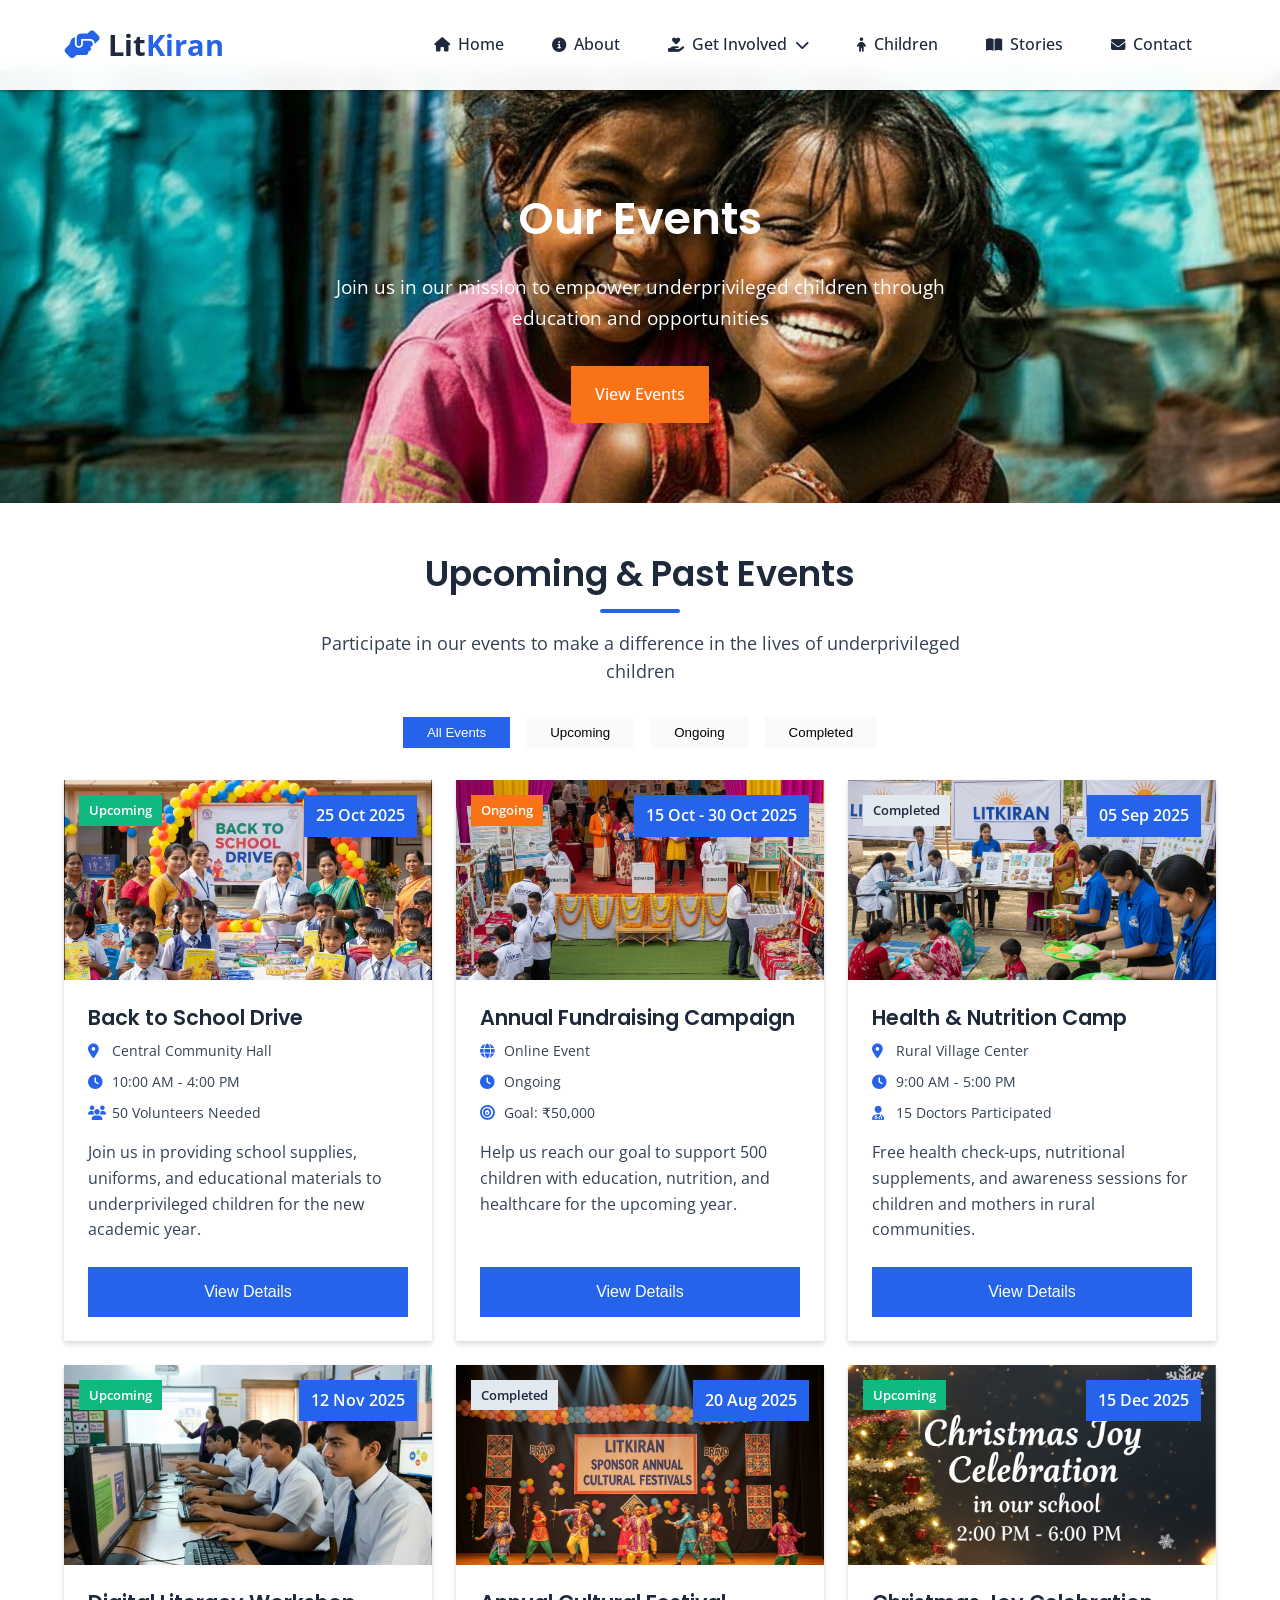
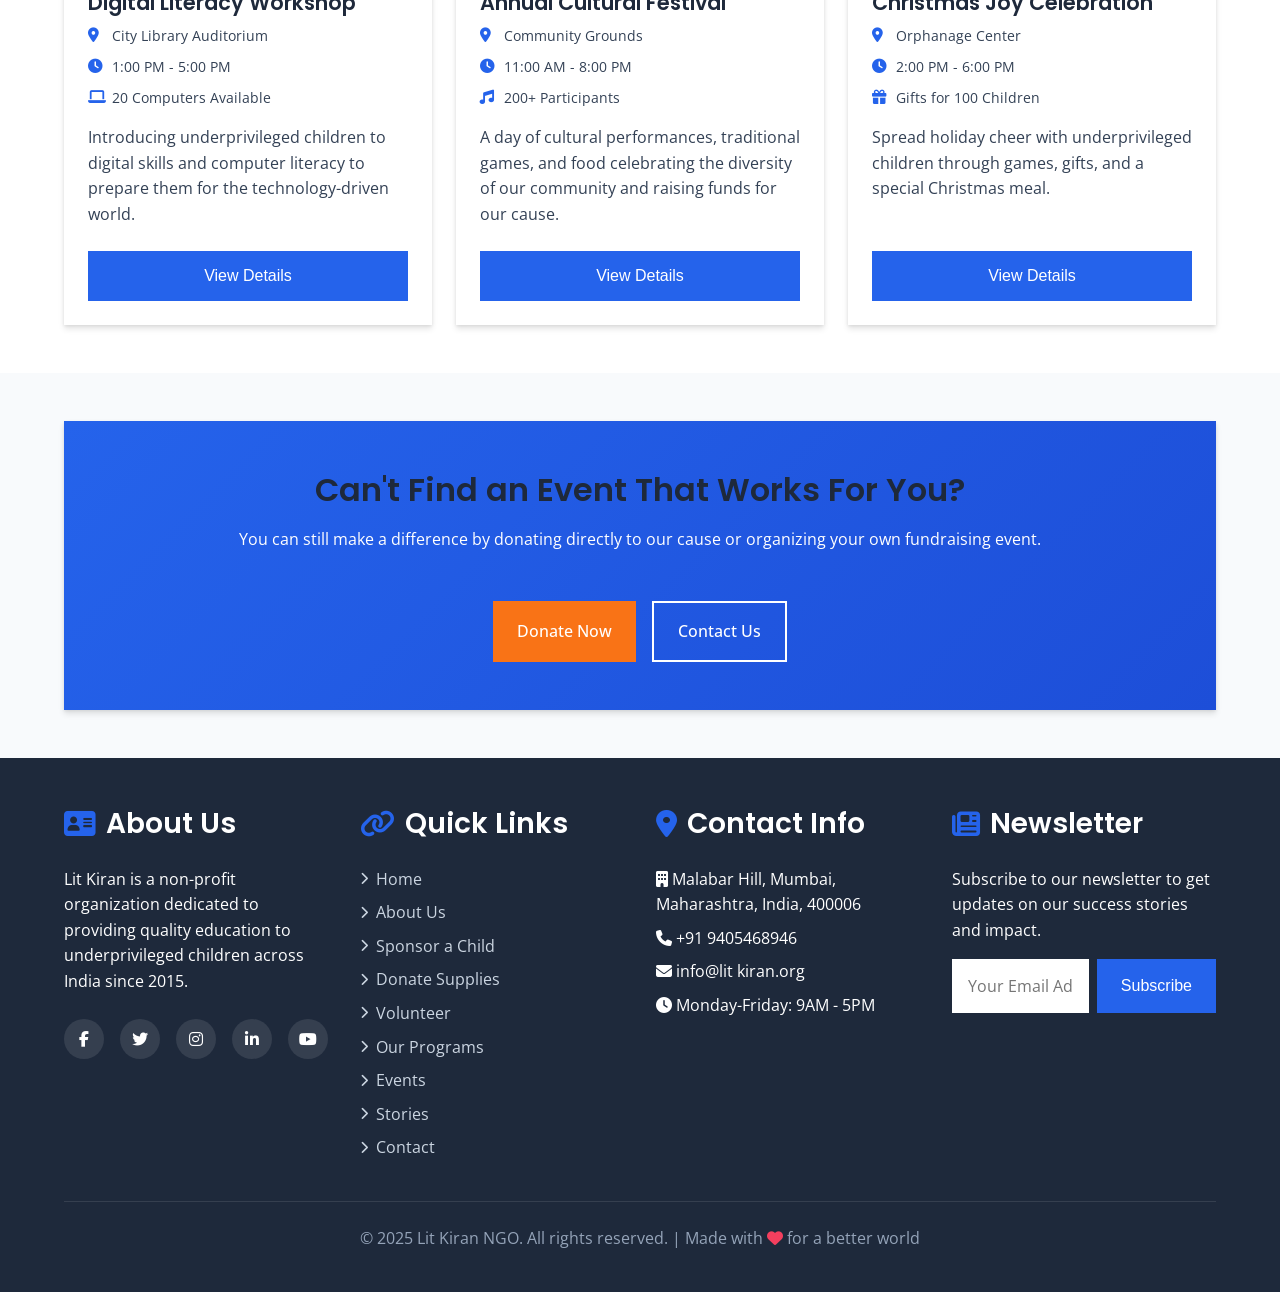
<file: events.html>
<!DOCTYPE html>
<html lang="en">
<head>
    <meta charset="UTF-8">
    <meta name="viewport" content="width=device-width, initial-scale=1.0">
    <title>Events - Lit Kiran</title>
    <link rel="stylesheet" href="https://cdnjs.cloudflare.com/ajax/libs/font-awesome/6.4.0/css/all.min.css">
    <link href="https://fonts.googleapis.com/css2?family=Poppins:wght@300;400;500;600;700&family=Open+Sans:wght@400;600;700&display=swap" rel="stylesheet">
    <link rel="stylesheet" href="styless.css">
    <style>
                /* Hero Sections */
        .page-hero {
            position: relative;
            padding: 120px 0 80px;
            text-align: center;
            color: white;
            margin-top: 70px;
            min-height: 400px;
            display: flex;
            align-items: center;
            justify-content: center;
        }

        .page-hero::before {
            content: '';
            position: absolute;
            top: 0;
            left: 0;
            width: 100%;
            height: 100%;
            background: linear-gradient(rgba(0,0,0,0.6), rgba(0,0,0,0.6));
            z-index: -1;
        }

        .page-hero h1 {
            font-size: 2.8rem;
            margin-bottom: var(--spacing-md);
            color: white;
        }

        .page-hero p {
            font-size: 1.2rem;
            max-width: 700px;
            margin: 0 auto var(--spacing-lg);
            color: white;
        }

        /* Section Styles */
        .section {
            padding: var(--spacing-xl) 0;
        }

        .section-light {
            background-color: white;
        }

        .section-gray {
            background-color: var(--light-color);
        }

        .section-title {
            text-align: center;
            margin-bottom: var(--spacing-lg);
        }

        .section-title h2 {
            font-size: 2.2rem;
            position: relative;
            display: inline-block;
            padding-bottom: var(--spacing-sm);
        }

        .section-title h2::after {
            content: '';
            position: absolute;
            bottom: 0;
            left: 50%;
            transform: translateX(-50%);
            width: 80px;
            height: 4px;
            background-color: var(--primary-color);
            border-radius: 2px;
        }

        .section-title p {
            font-size: 1.1rem;
            color: var(--text-color);
            max-width: 700px;
            margin: 0 auto;
        }

        /* Card Styles */
        .card {
            background: white;
            border-radius: var(--border-radius-lg);
            overflow: hidden;
            box-shadow: var(--shadow-md);
            transition: var(--transition);
        }

        .card:hover {
            transform: translateY(-5px);
            box-shadow: var(--shadow-lg);
        }

        .card-image {
            width: 100%;
            height: 200px;
            overflow: hidden;
        }

        .card-image img {
            width: 100%;
            height: 100%;
            object-fit: cover;
            transition: transform 0.5s ease;
        }

        .card:hover .card-image img {
            transform: scale(1.05);
        }

        .card-content {
            padding: var(--spacing-md);
        }

        .card h3 {
            font-size: 1.3rem;
            margin-bottom: var(--spacing-xs);
        }

        /* Grid Layouts */
        .grid {
            display: grid;
            gap: var(--spacing-md);
        }

        .grid-2 {
            grid-template-columns: repeat(auto-fit, minmax(300px, 1fr));
        }

        .grid-3 {
            grid-template-columns: repeat(auto-fit, minmax(280px, 1fr));
        }

        .grid-4 {
            grid-template-columns: repeat(auto-fit, minmax(250px, 1fr));
        }

        /* Form Styles */
        .form-group {
            margin-bottom: var(--spacing-md);
        }

        .form-group label {
            display: block;
            margin-bottom: var(--spacing-xs);
            font-weight: 500;
            color: var(--dark-color);
        }

        .form-control {
            width: 100%;
            padding: var(--spacing-sm);
            border: 1px solid var(--light-gray);
            border-radius: var(--border-radius);
            font-family: var(--body-font);
            font-size: 1rem;
            transition: var(--transition);
        }

        .form-control:focus {
            outline: none;
            border-color: var(--primary-color);
            box-shadow: 0 0 0 3px rgba(37, 99, 235, 0.1);
        }

        textarea.form-control {
            min-height: 150px;
            resize: vertical;
        }

        /* Event-specific styles */
        .event-filters {
            display: flex;
            justify-content: center;
            gap: var(--spacing-sm);
            margin-bottom: var(--spacing-lg);
            flex-wrap: wrap;
        }

        .filter-btn {
            padding: var(--spacing-xs) var(--spacing-md);
            background-color: var(--light-color);
            border: none;
            border-radius: var(--border-radius);
            cursor: pointer;
            transition: var(--transition);
            font-weight: 500;
        }

        .filter-btn:hover, .filter-btn.active {
            background-color: var(--primary-color);
            color: white;
        }

        .event-card {
            position: relative;
            overflow: hidden;
            height: 100%;
        }

        .event-date {
            position: absolute;
            top: 15px;
            right: 15px;
            background-color: var(--primary-color);
            color: white;
            padding: 8px 12px;
            border-radius: var(--border-radius);
            font-weight: 600;
            z-index: 2;
        }

        .event-status {
            position: absolute;
            top: 15px;
            left: 15px;
            padding: 5px 10px;
            border-radius: var(--border-radius);
            font-size: 0.8rem;
            font-weight: 600;
            z-index: 2;
        }

        .status-upcoming {
            background-color: var(--success-color);
            color: white;
        }

        .status-ongoing {
            background-color: var(--secondary-color);
            color: white;
        }

        .status-completed {
            background-color: var(--light-gray);
            color: var(--dark-color);
        }

        .event-details {
            display: flex;
            flex-direction: column;
            gap: var(--spacing-xs);
            margin-bottom: var(--spacing-sm);
        }

        .event-detail {
            display: flex;
            align-items: center;
            gap: 8px;
            font-size: 0.9rem;
        }

        .event-detail i {
            color: var(--primary-color);
            width: 16px;
        }

        .modal {
            display: none;
            position: fixed;
            top: 0;
            left: 0;
            width: 100%;
            height: 100%;
            background-color: rgba(0, 0, 0, 0.7);
            z-index: 10000;
            overflow-y: auto;
            padding: var(--spacing-md);
        }

        .modal-content {
            background-color: white;
            margin: 50px auto;
            border-radius: var(--border-radius-lg);
            max-width: 800px;
            box-shadow: var(--shadow-xl);
            position: relative;
            animation: modalFadeIn 0.3s;
        }

        @keyframes modalFadeIn {
            from {opacity: 0; transform: translateY(-50px);}
            to {opacity: 1; transform: translateY(0);}
        }

        .close-modal {
            position: absolute;
            top: 15px;
            right: 15px;
            font-size: 1.5rem;
            color: var(--dark-color);
            background: none;
            border: none;
            cursor: pointer;
            z-index: 10;
            width: 40px;
            height: 40px;
            display: flex;
            align-items: center;
            justify-content: center;
            border-radius: 50%;
            background-color: rgba(255, 255, 255, 0.8);
        }

        .modal-image {
            width: 100%;
            height: 300px;
            overflow: hidden;
        }

        .modal-image img {
            width: 100%;
            height: 100%;
            object-fit: cover;
        }

        .modal-body {
            padding: var(--spacing-lg);
        }

        .modal-header {
            margin-bottom: var(--spacing-md);
        }

        .modal-footer {
            display: flex;
            gap: var(--spacing-sm);
            margin-top: var(--spacing-md);
        }
    </style>
</head>
<body>
    <!-- Page Loader -->
    <div class="loader" id="pageLoader">
        <div class="loader-spinner"></div>
    </div>

    <!-- Back to Top Button -->
    <div class="back-to-top" id="backToTop">
        <i class="fas fa-arrow-up"></i>
    </div>

    <!-- Header Section -->
    <header class="header">
        <div class="container">
            <nav class="navbar">
                <a href="index.html" class="logo">
                    <i class="fas fa-hands-helping"></i>
                    Lit<span>Kiran</span>
                </a>
                
                <button class="mobile-menu-btn" id="mobileMenuBtn">
                    <i class="fas fa-bars"></i>
                </button>
                
                <ul class="nav-links" id="navLinks">
                    <li><a href="index.html"><i class="fas fa-home"></i> Home</a></li>
                    <li><a href="about.html"><i class="fas fa-info-circle"></i> About</a></li>
                    <li class="dropdown">
                        <a href="#"><i class="fas fa-hand-holding-heart"class="active"></i> Get Involved <i class="fas fa-chevron-down"></i></a>
                        <div class="dropdown-content">
                            <a href="sponsor.html"><i class="fas fa-hand-holding-heart"></i> Sponsor a Child</a>
                            <a href="donate.html"><i class="fas fa-donate"></i> Donate</a>
                            <a href="volunteer.html"><i class="fas fa-hands-helping"></i> Volunteer</a>
                            <a href="programs.html"><i class="fas fa-project-diagram"></i> Our Programs</a>
                            <a href="events.html"class="active"><i class="fas fa-calendar-alt"></i> Events</a>
                        </div>
                    </li>
                    <li><a href="all children.html" ><i class="fas fa-child"></i> Children</a></li>
                    <li><a href="stories.html"><i class="fa-solid fa-book-open"></i> Stories</a></li>
                    <li><a href="contact.html"><i class="fas fa-envelope"></i> Contact</a></li>
                </ul>
            </nav>
        </div>
    </header>

    <!-- Page Hero Section -->
    <section class="page-hero" style="background: url('event.png') center/cover no-repeat;">
        <div class="container">
            <h1>Our Events</h1>
            <p>Join us in our mission to empower underprivileged children through education and opportunities</p>
            <a href="#events" class="btn btn-secondary">View Events</a>
        </div>
    </section>

    <!-- Events Section -->
    <section class="section section-light" id="events">
        <div class="container">
            <div class="section-title">
                <h2>Upcoming & Past Events</h2>
                <p>Participate in our events to make a difference in the lives of underprivileged children</p>
            </div>
            
            <!-- Event Filters -->
            <div class="event-filters">
                <button class="filter-btn active" data-filter="all">All Events</button>
                <button class="filter-btn" data-filter="upcoming">Upcoming</button>
                <button class="filter-btn" data-filter="ongoing">Ongoing</button>
                <button class="filter-btn" data-filter="completed">Completed</button>
            </div>
            
            <!-- Events Grid -->
            <div class="grid grid-3" id="eventsContainer">
                <!-- Event 1 -->
                <div class="card event-card fade-in-up" data-status="upcoming">
                    <div class="event-date">25 Oct 2025</div>
                    <span class="event-status status-upcoming">Upcoming</span>
                    <div class="card-image">
                        <img src="school.png" alt="Education Drive">
                    </div>
                    <div class="card-content">
                        <h3>Back to School Drive</h3>
                        <div class="event-details">
                            <div class="event-detail">
                                <i class="fas fa-map-marker-alt"></i>
                                <span>Central Community Hall</span>
                            </div>
                            <div class="event-detail">
                                <i class="fas fa-clock"></i>
                                <span>10:00 AM - 4:00 PM</span>
                            </div>
                            <div class="event-detail">
                                <i class="fas fa-users"></i>
                                <span>50 Volunteers Needed</span>
                            </div>
                        </div>
                        <p>Join us in providing school supplies, uniforms, and educational materials to underprivileged children for the new academic year.</p>
                        <button class="btn btn-primary view-details" data-event="1">View Details</button>
                    </div>
                </div>
                
                <!-- Event 2 -->
                <div class="card event-card fade-in-up delay-1" data-status="ongoing">
                    <div class="event-date">15 Oct - 30 Oct 2025</div>
                    <span class="event-status status-ongoing">Ongoing</span>
                    <div class="card-image">
                        <img src="fund.png" alt="Fundraising Campaign">
                    </div>
                    <div class="card-content">
                        <h3>Annual Fundraising Campaign</h3>
                        <div class="event-details">
                            <div class="event-detail">
                                <i class="fas fa-globe"></i>
                                <span>Online Event</span>
                            </div>
                            <div class="event-detail">
                                <i class="fas fa-clock"></i>
                                <span>Ongoing</span>
                            </div>
                            <div class="event-detail">
                                <i class="fas fa-bullseye"></i>
                                <span>Goal: ₹50,000</span>
                            </div>
                        </div>
                        <p>Help us reach our goal to support 500 children with education, nutrition, and healthcare for the upcoming year.</p>
                        <button class="btn btn-primary view-details" data-event="2">View Details</button>
                    </div>
                </div>
                
                <!-- Event 3 -->
                <div class="card event-card fade-in-up delay-2" data-status="completed">
                    <div class="event-date">05 Sep 2025</div>
                    <span class="event-status status-completed">Completed</span>
                    <div class="card-image">
                        <img src="camp.png" alt="Health Camp">
                    </div>
                    <div class="card-content">
                        <h3>Health & Nutrition Camp</h3>
                        <div class="event-details">
                            <div class="event-detail">
                                <i class="fas fa-map-marker-alt"></i>
                                <span>Rural Village Center</span>
                            </div>
                            <div class="event-detail">
                                <i class="fas fa-clock"></i>
                                <span>9:00 AM - 5:00 PM</span>
                            </div>
                            <div class="event-detail">
                                <i class="fas fa-user-md"></i>
                                <span>15 Doctors Participated</span>
                            </div>
                        </div>
                        <p>Free health check-ups, nutritional supplements, and awareness sessions for children and mothers in rural communities.</p>
                        <button class="btn btn-primary view-details" data-event="3">View Details</button>
                    </div>
                </div>
                
                <!-- Event 4 -->
                <div class="card event-card fade-in-up" data-status="upcoming">
                    <div class="event-date">12 Nov 2025</div>
                    <span class="event-status status-upcoming">Upcoming</span>
                    <div class="card-image">
                        <img src="Digital Literacy Workshop.png" alt="Awareness Workshop">
                    </div>
                    <div class="card-content">
                        <h3>Digital Literacy Workshop</h3>
                        <div class="event-details">
                            <div class="event-detail">
                                <i class="fas fa-map-marker-alt"></i>
                                <span>City Library Auditorium</span>
                            </div>
                            <div class="event-detail">
                                <i class="fas fa-clock"></i>
                                <span>1:00 PM - 5:00 PM</span>
                            </div>
                            <div class="event-detail">
                                <i class="fas fa-laptop"></i>
                                <span>20 Computers Available</span>
                            </div>
                        </div>
                        <p>Introducing underprivileged children to digital skills and computer literacy to prepare them for the technology-driven world.</p>
                        <button class="btn btn-primary view-details" data-event="4">View Details</button>
                    </div>
                </div>
                
                <!-- Event 5 -->
                <div class="card event-card fade-in-up delay-1" data-status="completed">
                    <div class="event-date">20 Aug 2025</div>
                    <span class="event-status status-completed">Completed</span>
                    <div class="card-image">
                        <img src="fair.png" alt="Cultural Event">
                    </div>
                    <div class="card-content">
                        <h3>Annual Cultural Festival</h3>
                        <div class="event-details">
                            <div class="event-detail">
                                <i class="fas fa-map-marker-alt"></i>
                                <span>Community Grounds</span>
                            </div>
                            <div class="event-detail">
                                <i class="fas fa-clock"></i>
                                <span>11:00 AM - 8:00 PM</span>
                            </div>
                            <div class="event-detail">
                                <i class="fas fa-music"></i>
                                <span>200+ Participants</span>
                            </div>
                        </div>
                        <p>A day of cultural performances, traditional games, and food celebrating the diversity of our community and raising funds for our cause.</p>
                        <button class="btn btn-primary view-details" data-event="5">View Details</button>
                    </div>
                </div>
                
                <!-- Event 6 -->
                <div class="card event-card fade-in-up delay-2" data-status="upcoming">
                    <div class="event-date">15 Dec 2025</div>
                    <span class="event-status status-upcoming">Upcoming</span>
                    <div class="card-image">
                        <img src="joy.png" alt="Christmas Event">
                    </div>
                    <div class="card-content">
                        <h3>Christmas Joy Celebration</h3>
                        <div class="event-details">
                            <div class="event-detail">
                                <i class="fas fa-map-marker-alt"></i>
                                <span>Orphanage Center</span>
                            </div>
                            <div class="event-detail">
                                <i class="fas fa-clock"></i>
                                <span>2:00 PM - 6:00 PM</span>
                            </div>
                            <div class="event-detail">
                                <i class="fas fa-gift"></i>
                                <span>Gifts for 100 Children</span>
                            </div>
                        </div>
                        <p>Spread holiday cheer with underprivileged children through games, gifts, and a special Christmas meal.</p>
                        <button class="btn btn-primary view-details" data-event="6">View Details</button>
                    </div>
                </div>
            </div>
        </div>
    </section>

    <!-- CTA Section -->
    <section class="section section-gray">
        <div class="container">
            <div class="card" style="background: linear-gradient(135deg, var(--primary-color), var(--primary-dark)); color: white; padding: var(--spacing-xl); text-align: center;">
                <h2>Can't Find an Event That Works For You?</h2>
                <p>You can still make a difference by donating directly to our cause or organizing your own fundraising event.</p>
                <div style="display: flex; gap: var(--spacing-sm); justify-content: center; margin-top: var(--spacing-md); flex-wrap: wrap;">
                    <a href="donate.html" class="btn btn-secondary">Donate Now</a>
                    <a href="contact.html" class="btn btn-outline" style="color: white; border-color: white;">Contact Us</a>
                </div>
            </div>
        </div>
    </section>

    <!-- Event Modals -->
    <!-- Modal 1 -->
    <div class="modal" id="eventModal1">
        <div class="modal-content">
            <button class="close-modal">&times;</button>
            <div class="modal-image">
                <img src="school.png" alt="Education Drive">
            </div>
            <div class="modal-body">
                <div class="modal-header">
                    <span class="event-status status-upcoming">Upcoming</span>
                    <h2>Back to School Drive</h2>
                    <div class="event-details">
                        <div class="event-detail">
                            <i class="fas fa-calendar-alt"></i>
                            <span>October 25, 2025</span>
                        </div>
                        <div class="event-detail">
                            <i class="fas fa-clock"></i>
                            <span>10:00 AM - 4:00 PM</span>
                        </div>
                        <div class="event-detail">
                            <i class="fas fa-map-marker-alt"></i>
                            <span>Central Community Hall, 123 Main Street</span>
                        </div>
                    </div>
                </div>
                <p>Our annual Back to School Drive aims to provide underprivileged children with all the necessary supplies to start their academic year with confidence and enthusiasm.</p>
                
                <h3>How You Can Help</h3>
                <ul>
                    <li>Donate school supplies (notebooks, pencils, bags, uniforms)</li>
                    <li>Volunteer at the event to help with distribution</li>
                    <li>Sponsor a child's educational kit for ₹150</li>
                    <li>Help spread the word on social media</li>
                </ul>
                
                <h3>Event Schedule</h3>
                <ul>
                    <li>10:00 AM - Volunteer briefing</li>
                    <li>10:30 AM - Doors open for recipients</li>
                    <li>12:00 PM - Guest speaker: Local education minister</li>
                    <li>1:00 PM - Lunch break</li>
                    <li>2:00 PM - Distribution continues</li>
                    <li>4:00 PM - Event concludes</li>
                </ul>
                
                <div class="modal-footer">
                    <a href="#" class="btn btn-primary">Register as Volunteer</a>
                    <a href="donate.html" class="btn btn-secondary">Donate Supplies</a>
                </div>
            </div>
        </div>
    </div>

    <!-- Modal 2 -->
    <div class="modal" id="eventModal2">
        <div class="modal-content">
            <button class="close-modal">&times;</button>
            <div class="modal-image">
                <img src="fund.png" alt="Fundraising Campaign">
            </div>
            <div class="modal-body">
                <div class="modal-header">
                    <span class="event-status status-ongoing">Ongoing</span>
                    <h2>Annual Fundraising Campaign</h2>
                    <div class="event-details">
                        <div class="event-detail">
                            <i class="fas fa-calendar-alt"></i>
                            <span>October 15 - 30, 2025</span>
                        </div>
                        <div class="event-detail">
                            <i class="fas fa-globe"></i>
                            <span>Online Event</span>
                        </div>
                        <div class="event-detail">
                            <i class="fas fa-bullseye"></i>
                            <span>Goal: ₹50,000 | Raised: ₹32,500</span>
                        </div>
                    </div>
                </div>
                <p>Our annual fundraising campaign is crucial to sustaining our programs throughout the year. This year, we aim to raise $50,000 to support 500 children with education, nutrition, and healthcare.</p>
                
                <div class="progress-bar" style="height: 20px; background-color: #e2e8f0; border-radius: 10px; overflow: hidden; margin: 20px 0;">
                    <div style="height: 100%; width: 65%; background-color: var(--success-color); border-radius: 10px;"></div>
                </div>
                
                <h3>How Your Donation Helps</h3>
                <ul>
                    <li>₹5K provides educational materials for one child for a year</li>
                    <li>₹8K covers healthcare expenses for a child</li>
                    <li>₹20K supports nutritional meals for a child for 6 months</li>
                    <li>₹50K sponsors a child's comprehensive development for a year</li>
                </ul>
                
                <h3>Campaign Updates</h3>
                <p>We'll be sharing regular updates on our progress through our newsletter and social media channels. Follow us to see the impact your donation is making.</p>
                
                <div class="modal-footer">
                    <a href="donate.html" class="btn btn-primary">Donate Now</a>
                    <a href="#" class="btn btn-outline">Share Campaign</a>
                </div>
            </div>
        </div>
    </div>

    <!-- Modal 3 -->
    <div class="modal" id="eventModal3">
        <div class="modal-content">
            <button class="close-modal">&times;</button>
            <div class="modal-image">
                <img src="camp.png" alt="Health Camp">
            </div>
            <div class="modal-body">
                <div class="modal-header">
                    <span class="event-status status-completed">Completed</span>
                    <h2>Health & Nutrition Camp</h2>
                    <div class="event-details">
                        <div class="event-detail">
                            <i class="fas fa-calendar-alt"></i>
                            <span>September 5, 2025</span>
                        </div>
                        <div class="event-detail">
                            <i class="fas fa-clock"></i>
                            <span>9:00 AM - 5:00 PM</span>
                        </div>
                        <div class="event-detail">
                            <i class="fas fa-map-marker-alt"></i>
                            <span>Rural Village Center, 45 Village Road</span>
                        </div>
                    </div>
                </div>
                <p>Our Health & Nutrition Camp provided free medical check-ups, nutritional supplements, and awareness sessions for children and mothers in rural communities.</p>
                
                <h3>Event Impact</h3>
                <ul>
                    <li>250+ children received health check-ups</li>
                    <li>150+ mothers attended nutrition awareness sessions</li>
                    <li>500+ nutritional supplement packets distributed</li>
                    <li>15 volunteer doctors participated</li>
                </ul>
                
                <h3>Testimonials</h3>
                <p>"This camp was a blessing for our village. My children received proper medical attention and we learned about nutritious meals we can prepare with locally available ingredients." - Priya, mother of two</p>
                
                <h3>Future Plans</h3>
                <p>Due to the success of this camp, we plan to organize quarterly health camps in different rural areas. Our next camp is scheduled for December 2025.</p>
                
                <div class="modal-footer">
                    <a href="#" class="btn btn-primary">View Photos</a>
                    <a href="donate.html" class="btn btn-secondary">Support Future Camps</a>
                </div>
            </div>
        </div>
    </div>

    <!-- Modal 4 -->
    <div class="modal" id="eventModal4">
        <div class="modal-content">
            <button class="close-modal">&times;</button>
            <div class="modal-image">
                <img src="Digital Literacy Workshop.png" alt="Digital Literacy Workshop">
            </div>
            <div class="modal-body">
                <div class="modal-header">
                    <span class="event-status status-upcoming">Upcoming</span>
                    <h2>Digital Literacy Workshop</h2>
                    <div class="event-details">
                        <div class="event-detail">
                            <i class="fas fa-calendar-alt"></i>
                            <span>November 12, 2025</span>
                        </div>
                        <div class="event-detail">
                            <i class="fas fa-clock"></i>
                            <span>1:00 PM - 5:00 PM</span>
                        </div>
                        <div class="event-detail">
                            <i class="fas fa-map-marker-alt"></i>
                            <span>City Library Auditorium, Central Library Building</span>
                        </div>
                    </div>
                </div>
                <p>This workshop aims to introduce underprivileged children to essential digital skills and computer literacy, preparing them for our technology-driven world.</p>
                
                <h3>Workshop Content</h3>
                <ul>
                    <li>Basic computer operations and terminology</li>
                    <li>Internet safety and responsible usage</li>
                    <li>Introduction to word processing and presentations</li>
                    <li>Basic coding concepts through visual programming</li>
                    <li>Educational games and interactive learning</li>
                </ul>
                
                <h3>Requirements</h3>
                <p>No prior computer knowledge is required. The workshop is designed for children aged 10-16. We provide all necessary equipment, but participants are welcome to bring their own laptops if available.</p>
                
                <h3>How You Can Help</h3>
                <ul>
                    <li>Volunteer as a tech mentor (basic computer knowledge required)</li>
                    <li>Donate laptops or tablets for continued learning</li>
                    <li>Sponsor internet connectivity for the workshop</li>
                    <li>Help spread awareness about the event</li>
                </ul>
                
                <div class="modal-footer">
                    <a href="#" class="btn btn-primary">Register a Child</a>
                    <a href="#" class="btn btn-secondary">Volunteer</a>
                </div>
            </div>
        </div>
    </div>

    <!-- Modal 5 -->
    <div class="modal" id="eventModal5">
        <div class="modal-content">
            <button class="close-modal">&times;</button>
            <div class="modal-image">
                <img src="fair.png" alt="Cultural Festival">
            </div>
            <div class="modal-body">
                <div class="modal-header">
                    <span class="event-status status-completed">Completed</span>
                    <h2>Annual Cultural Festival</h2>
                    <div class="event-details">
                        <div class="event-detail">
                            <i class="fas fa-calendar-alt"></i>
                            <span>August 20, 2025</span>
                        </div>
                        <div class="event-detail">
                            <i class="fas fa-clock"></i>
                            <span>11:00 AM - 8:00 PM</span>
                        </div>
                        <div class="event-detail">
                            <i class="fas fa-map-marker-alt"></i>
                            <span>Community Grounds, City Park Area</span>
                        </div>
                    </div>
                </div>
                <p>Our Annual Cultural Festival was a vibrant celebration of diversity, featuring performances, traditional games, and food from various cultures, all while raising funds for our cause.</p>
                
                <h3>Festival Highlights</h3>
                <ul>
                    <li>Traditional dance performances from different regions</li>
                    <li>Food stalls offering diverse cuisines</li>
                    <li>Art and craft exhibitions by our children</li>
                    <li>Traditional games competition</li>
                    <li>Raffle draw with exciting prizes</li>
                </ul>
                
                <h3>Event Impact</h3>
                <ul>
                    <li>₹75,000 raised for children's education programs</li>
                    <li>200+ participants showcasing talents</li>
                    <li>1,000+ attendees from the community</li>
                    <li>15 local businesses sponsored the event</li>
                </ul>
                
                <h3>Thank You</h3>
                <p>We extend our heartfelt gratitude to all performers, volunteers, sponsors, and attendees who made this event a tremendous success. Your support directly impacts the lives of underprivileged children.</p>
                
                <div class="modal-footer">
                    <a href="#" class="btn btn-primary">View Event Gallery</a>
                    <a href="donate.html" class="btn btn-secondary">Support Our Cause</a>
                </div>
            </div>
        </div>
    </div>

    <!-- Modal 6 -->
    <div class="modal" id="eventModal6">
        <div class="modal-content">
            <button class="close-modal">&times;</button>
            <div class="modal-image">
                <img src="joy.png" alt="Christmas Celebration">
            </div>
            <div class="modal-body">
                <div class="modal-header">
                    <span class="event-status status-upcoming">Upcoming</span>
                    <h2>Christmas Joy Celebration</h2>
                    <div class="event-details">
                        <div class="event-detail">
                            <i class="fas fa-calendar-alt"></i>
                            <span>December 15, 2025</span>
                        </div>
                        <div class="event-detail">
                            <i class="fas fa-clock"></i>
                            <span>2:00 PM - 6:00 PM</span>
                        </div>
                        <div class="event-detail">
                            <i class="fas fa-map-marker-alt"></i>
                            <span>Orphanage Center, 67 Hope Street</span>
                        </div>
                    </div>
                </div>
                <p>Spread holiday cheer with underprivileged children through games, gifts, and a special Christmas meal at our annual Christmas Joy Celebration.</p>
                
                <h3>Event Activities</h3>
                <ul>
                    <li>Christmas carols and festive decorations</li>
                    <li>Gift distribution for 100 children</li>
                    <li>Special Christmas meal with traditional treats</li>
                    <li>Games and activities with Santa Claus</li>
                    <li>Photo booth with festive props</li>
                </ul>
                
                <h3>How You Can Help</h3>
                <ul>
                    <li>Donate new toys or gifts (unwraped please)</li>
                    <li>Sponsor a child's gift (₹500 per child)</li>
                    <li>Volunteer for event setup and activities</li>
                    <li>Contribute towards the Christmas meal</li>
                    <li>Help with transportation for children</li>
                </ul>
                
                <h3>Gift Guidelines</h3>
                <p>Please ensure gifts are new and unwrapped. Suitable gifts include toys, books, clothing, and educational materials. We welcome gifts for children of all ages (0-18 years).</p>
                
                <div class="modal-footer">
                    <a href="#" class="btn btn-primary">Donate a Gift</a>
                    <a href="#" class="btn btn-secondary">Volunteer</a>
                </div>
            </div>
        </div>
    </div>

    <!-- Footer -->
    <footer>
        <div class="container">
            <div class="footer-content">
                <div class="footer-column">
                    <h3><i class="fas fa-address-card"></i> About Us</h3>
                    <p>Lit Kiran is a non-profit organization dedicated to providing quality education to underprivileged children across India since 2015.</p>
                    <div class="social-links">
                        <a href="#"><i class="fab fa-facebook-f"></i></a>
                        <a href="#"><i class="fab fa-twitter"></i></a>
                        <a href="#"><i class="fab fa-instagram"></i></a>
                        <a href="#"><i class="fab fa-linkedin-in"></i></a>
                        <a href="#"><i class="fab fa-youtube"></i></a>
                    </div>
                </div>
                
                <div class="footer-column">
                    <h3><i class="fas fa-link"></i> Quick Links</h3>
                    <ul>
                        <li><a href="index.html"><i class="fas fa-chevron-right"></i> Home</a></li>
                        <li><a href="about.html"><i class="fas fa-chevron-right"></i> About Us</a></li>
                        <li><a href="sponsor.html"><i class="fas fa-chevron-right"></i> Sponsor a Child</a></li>
                        <li><a href="donate.html"><i class="fas fa-chevron-right"></i> Donate Supplies</a></li>
                        <li><a href="volunteer.html"><i class="fas fa-chevron-right"></i> Volunteer</a></li>
                        <li><a href="programs.html"><i class="fas fa-chevron-right"></i> Our Programs</a></li>
                        <li><a href="events.html"><i class="fas fa-chevron-right"></i> Events</a></li>
                        <li><a href="Stories.html"><i class="fas fa-chevron-right"></i>Stories</a></li>
                        <li><a href="contact.html"><i class="fas fa-chevron-right"></i> Contact</a></li>
                    </ul>
                </div>
                
                <div class="footer-column">
                    <h3><i class="fas fa-map-marker-alt"></i> Contact Info</h3>
                    <ul>
                        <li><i class="fas fa-building"></i> Malabar Hill, Mumbai, Maharashtra, India, 400006</li>
                        <li><i class="fas fa-phone"></i> +91 9405468946</li>
                        <li><i class="fas fa-envelope"></i> info@lit kiran.org</li>
                        <li><i class="fas fa-clock"></i> Monday-Friday: 9AM - 5PM</li>
                    </ul>
                </div>
                
                <div class="footer-column">
                    <h3><i class="fas fa-newspaper"></i> Newsletter</h3>
                    <p>Subscribe to our newsletter to get updates on our success stories and impact.</p>
                    <form class="newsletter-form">
                        <input type="email" class="form-control" placeholder="Your Email Address">
                        <button type="submit" class="btn btn-primary">Subscribe</button>
                    </form>
                </div>
            </div>
            
            <div class="copyright">
                <p>&copy; 2025 Lit Kiran NGO. All rights reserved. | Made with <i class="fas fa-heart"></i> for a better world</p>
            </div>
        </div>
    </footer>
    
    <script>
        // Wait for page to fully load
        window.addEventListener('load', function() {
            // Hide loader
            document.getElementById('pageLoader').classList.add('hidden');
            
            // Initialize animations
            const fadeElements = document.querySelectorAll('.fade-in-up');
            
            function checkFade() {
                fadeElements.forEach(element => {
                    const elementTop = element.getBoundingClientRect().top;
                    const elementVisible = 150;
                    
                    if (elementTop < window.innerHeight - elementVisible) {
                        element.classList.add('active');
                    }
                });
            }
            
            // Check on load and scroll
            checkFade();
            window.addEventListener('scroll', checkFade);
            
            // Mobile menu toggle
            const mobileMenuBtn = document.getElementById('mobileMenuBtn');
            const navLinks = document.getElementById('navLinks');
            
            mobileMenuBtn.addEventListener('click', function() {
                navLinks.classList.toggle('active');
                mobileMenuBtn.innerHTML = navLinks.classList.contains('active') ? 
                    '<i class="fas fa-times"></i>' : '<i class="fas fa-bars"></i>';
            });
            
            // Dropdown menus for mobile
            const dropdowns = document.querySelectorAll('.dropdown');
            
            dropdowns.forEach(dropdown => {
                dropdown.addEventListener('click', function(e) {
                    if (window.innerWidth <= 768) {
                        e.preventDefault();
                        this.classList.toggle('active');
                    }
                });
            });
            
            // Back to top button
            const backToTopBtn = document.getElementById('backToTop');
            
            window.addEventListener('scroll', function() {
                if (window.pageYOffset > 300) {
                    backToTopBtn.classList.add('active');
                } else {
                    backToTopBtn.classList.remove('active');
                }
            });
            
            backToTopBtn.addEventListener('click', function() {
                window.scrollTo({
                    top: 0,
                    behavior: 'smooth'
                });
            });
            
            // Event filtering functionality
            const filterButtons = document.querySelectorAll('.filter-btn');
            const eventCards = document.querySelectorAll('.event-card');
            
            filterButtons.forEach(button => {
                button.addEventListener('click', () => {
                    // Remove active class from all buttons
                    filterButtons.forEach(btn => btn.classList.remove('active'));
                    
                    // Add active class to clicked button
                    button.classList.add('active');
                    
                    const filter = button.getAttribute('data-filter');
                    
                    eventCards.forEach(card => {
                        if (filter === 'all') {
                            card.style.display = 'block';
                        } else {
                            if (card.getAttribute('data-status') === filter) {
                                card.style.display = 'block';
                            } else {
                                card.style.display = 'none';
                            }
                        }
                    });
                });
            });
            
            // Modal functionality
            const viewDetailsButtons = document.querySelectorAll('.view-details');
            const modals = document.querySelectorAll('.modal');
            const closeModalButtons = document.querySelectorAll('.close-modal');
            
            viewDetailsButtons.forEach(button => {
                button.addEventListener('click', () => {
                    const eventId = button.getAttribute('data-event');
                    const modal = document.getElementById(`eventModal${eventId}`);
                    if (modal) {
                        modal.style.display = 'block';
                        document.body.style.overflow = 'hidden'; // Prevent scrolling
                    }
                });
            });
            
            closeModalButtons.forEach(button => {
                button.addEventListener('click', () => {
                    const modal = button.closest('.modal');
                    modal.style.display = 'none';
                    document.body.style.overflow = 'auto'; // Enable scrolling
                });
            });
            
            // Close modal when clicking outside
            window.addEventListener('click', (event) => {
                modals.forEach(modal => {
                    if (event.target === modal) {
                        modal.style.display = 'none';
                        document.body.style.overflow = 'auto';
                    }
                });
            });
        });
    </script>
</body>
</html>
</file>
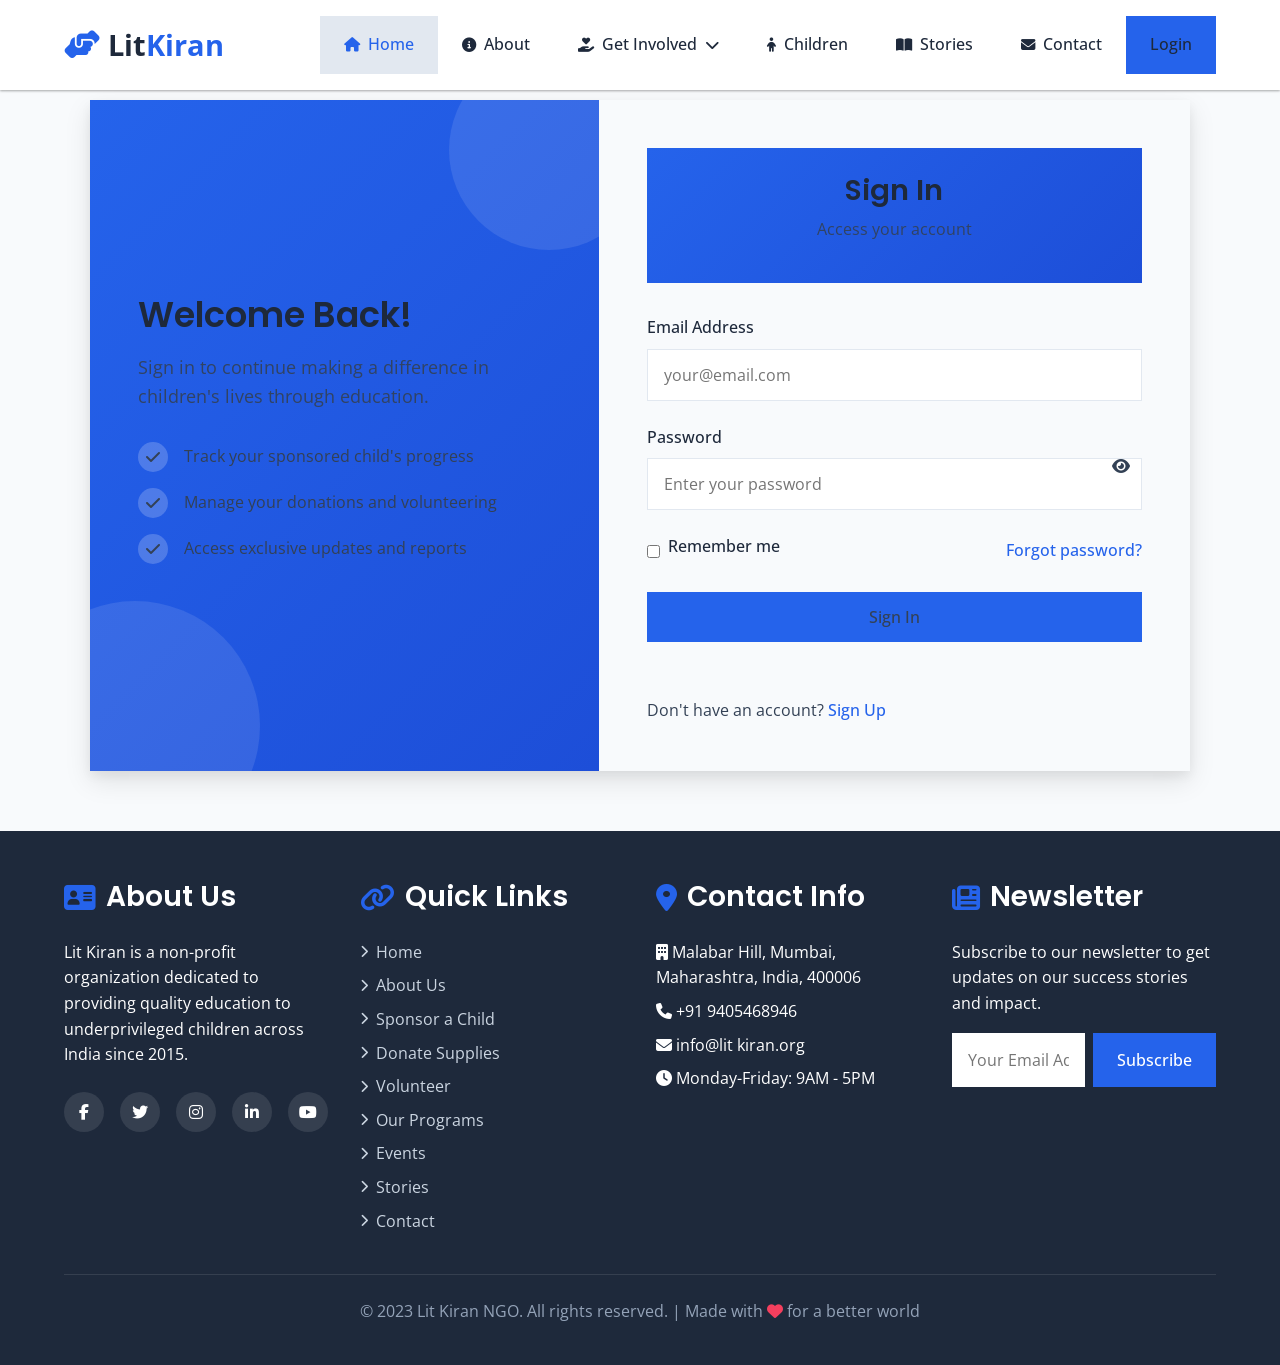
<file: login.html>
<!DOCTYPE html>
<html lang="en">
<head>
    <meta charset="UTF-8">
    <meta name="viewport" content="width=device-width, initial-scale=1.0">
    <meta name="description" content="Lit Kiran - Lighting up children's futures through education. Sponsor a child, donate supplies or volunteer today.">
    <meta name="keywords" content="education, charity, sponsor child, donate, volunteer, India, non-profit">
    <title>Lit Kiran - Education for Underprivileged Children</title>
    <link rel="stylesheet" href="https://cdnjs.cloudflare.com/ajax/libs/font-awesome/6.4.0/css/all.min.css">
    <link href="https://fonts.googleapis.com/css2?family=Poppins:wght@300;400;500;600;700&family=Open+Sans:wght@400;600;700&display=swap" rel="stylesheet">
    <link rel="stylesheet" href="styless.css">
    <style>

        /* Auth Section Styles */
        .auth-section {
            padding: 100px 0 60px;
            background-color: var(--light-color);
            min-height: calc(100vh - 70px);
            display: flex;
            align-items: center;
            justify-content: center;
        }
        
        .auth-container {
            max-width: 1100px;
            width: 100%;
            margin: 0 auto;
            background: var(--white);
            border-radius: var(--border-radius-lg);
            box-shadow: var(--shadow-lg);
            overflow: hidden;
            display: flex;
            min-height: 600px;
        }
        
        .auth-left {
            flex: 1;
            background: linear-gradient(135deg, var(--primary-color), var(--primary-dark));
            color: var(--white);
            padding: var(--spacing-xl);
            display: flex;
            flex-direction: column;
            justify-content: center;
            position: relative;
            overflow: hidden;
        }
        
        .auth-left::before {
            content: '';
            position: absolute;
            top: -50px;
            right: -50px;
            width: 200px;
            height: 200px;
            border-radius: 50%;
            background: rgba(255, 255, 255, 0.1);
        }
        
        .auth-left::after {
            content: '';
            position: absolute;
            bottom: -80px;
            left: -80px;
            width: 250px;
            height: 250px;
            border-radius: 50%;
            background: rgba(255, 255, 255, 0.1);
        }
        
        .auth-left-content {
            position: relative;
            z-index: 1;
        }
        
        .auth-left h2 {
            font-size: 2.2rem;
            margin-bottom: var(--spacing-sm);
            font-family: var(--heading-font);
        }
        
        .auth-left p {
            margin-bottom: var(--spacing-lg);
            opacity: 0.9;
            font-size: 1.1rem;
        }
        
        .features-list {
            list-style: none;
            margin-top: var(--spacing-lg);
        }
        
        .features-list li {
            display: flex;
            align-items: center;
            margin-bottom: var(--spacing-sm);
        }
        
        .features-list i {
            margin-right: var(--spacing-sm);
            background: rgba(255, 255, 255, 0.2);
            width: 30px;
            height: 30px;
            border-radius: 50%;
            display: flex;
            align-items: center;
            justify-content: center;
        }
        
        .auth-right {
            flex: 1.2;
            padding: var(--spacing-xl);
            display: flex;
            flex-direction: column;
            justify-content: center;
        }
        
        /* Login-specific styles */
        .login-header {
            background: linear-gradient(135deg, var(--primary-color), var(--primary-dark));
            color: var(--white);
            padding: var(--spacing-md);
            text-align: center;
            margin-bottom: var(--spacing-lg);
            border-radius: var(--border-radius-lg);
        }
        
        .login-header h2 {
            font-size: 1.8rem;
            margin-bottom: var(--spacing-xs);
            font-family: var(--heading-font);
        }
        
        .login-header p {
            opacity: 0.9;
            font-size: 1rem;
        }
        
        /* Sign Up-specific styles */
        .progress-bar {
            display: flex;
            margin-bottom: var(--spacing-lg);
            position: relative;
        }
        
        .progress-bar::before {
            content: '';
            position: absolute;
            top: 50%;
            left: 0;
            right: 0;
            height: 2px;
            background: var(--light-gray);
            transform: translateY(-50%);
            z-index: 1;
        }
        
        .progress-step {
            width: 30px;
            height: 30px;
            border-radius: 50%;
            background: var(--white);
            border: 2px solid var(--light-gray);
            display: flex;
            align-items: center;
            justify-content: center;
            font-weight: 600;
            font-size: 0.9rem;
            position: relative;
            z-index: 2;
            margin-right: 60px;
        }
        
        .progress-step:last-child {
            margin-right: 0;
        }
        
        .progress-step.active {
            background: var(--primary-color);
            border-color: var(--primary-color);
            color: var(--white);
        }
        
        .progress-step.completed {
            background: var(--accent-color);
            border-color: var(--accent-color);
            color: var(--white);
        }
        
        .form-step {
            display: none;
        }
        
        .form-step.active {
            display: block;
            animation: fadeIn 0.5s ease;
        }
        
        @keyframes fadeIn {
            from { opacity: 0; transform: translateY(10px); }
            to { opacity: 1; transform: translateY(0); }
        }
        
        .form-header {
            margin-bottom: var(--spacing-lg);
        }
        
        .form-header h3 {
            font-size: 1.5rem;
            color: var(--primary-color);
            margin-bottom: var(--spacing-xs);
            font-family: var(--heading-font);
        }
        
        .form-header p {
            color: var(--text-color);
        }
        
        .form-row {
            display: flex;
            gap: var(--spacing-md);
            margin-bottom: var(--spacing-md);
        }
        
        .form-group {
            flex: 1;
            margin-bottom: var(--spacing-md);
            position: relative;
        }
        
        .form-group label {
            display: block;
            margin-bottom: var(--spacing-xs);
            font-weight: 500;
            color: var(--dark-color);
        }
        
        .form-control {
            width: 100%;
            padding: 0.875rem var(--spacing-sm);
            border: 1px solid var(--light-gray);
            border-radius: var(--border-radius);
            font-family: var(--body-font);
            font-size: 1rem;
            transition: var(--transition);
        }
        
        .form-control:focus {
            outline: none;
            border-color: var(--primary-color);
            box-shadow: 0 0 0 3px rgba(74, 134, 232, 0.1);
        }
        
        .form-control.error {
            border-color: #dc3545;
        }
        
        .form-control.success {
            border-color: var(--accent-color);
        }
        
        .error-message {
            color: #dc3545;
            font-size: 0.85rem;
            margin-top: 0.25rem;
            display: none;
        }
        
        .radio-group {
            display: flex;
            gap: var(--spacing-lg);
        }
        
        .radio-option {
            display: flex;
            align-items: center;
            gap: var(--spacing-xs);
        }
        
        .password-toggle {
            position: relative;
        }
        
        .password-toggle .toggle-icon {
            position: absolute;
            right: 12px;
            top: 50%;
            transform: translateY(-50%);
            cursor: pointer;
            color: var(--gray);
        }
        
        .form-footer {
            display: flex;
            justify-content: space-between;
            align-items: center;
            margin-top: var(--spacing-lg);
        }
        
        .auth-link {
            color: var(--primary-color);
            text-decoration: none;
            font-weight: 500;
        }
        
        .auth-link:hover {
            text-decoration: underline;
        }
        
        .checkbox-option {
            display: flex;
            align-items: center;
            gap: var(--spacing-xs);
        }
        
        .password-strength {
            margin-top: 0.5rem;
            height: 5px;
            border-radius: 5px;
            background: var(--light-gray);
            overflow: hidden;
        }
        
        .password-strength-bar {
            height: 100%;
            width: 0;
            transition: var(--transition);
        }
        
        .password-strength-text {
            font-size: 0.85rem;
            margin-top: 0.25rem;
            text-align: right;
        }
        
        .social-auth {
            margin-top: var(--spacing-lg);
            text-align: center;
        }
        
        .social-auth p {
            margin-bottom: var(--spacing-md);
            position: relative;
        }
        
        .social-auth p::before,
        .social-auth p::after {
            content: '';
            position: absolute;
            top: 50%;
            width: 40%;
            height: 1px;
            background: var(--light-gray);
        }
        
        .social-auth p::before {
            left: 0;
        }
        
        .social-auth p::after {
            right: 0;
        }
        
        .social-buttons {
            display: flex;
            justify-content: center;
            gap: var(--spacing-sm);
        }
        
        .social-btn {
            display: flex;
            align-items: center;
            justify-content: center;
            width: 50px;
            height: 50px;
            border-radius: 50%;
            background: var(--white);
            border: 1px solid var(--light-gray);
            cursor: pointer;
            transition: var(--transition);
        }
        
        .social-btn:hover {
            transform: translateY(-3px);
            box-shadow: var(--shadow);
        }
        
        .social-btn.google {
            color: #DB4437;
        }
        
        .social-btn.facebook {
            color: #4267B2;
        }
        
        .social-btn.linkedin {
            color: #0077B5;
        }
        
        /* Success message */
        .success-message {
            display: none;
            text-align: center;
            padding: var(--spacing-xl);
            background: var(--light-color);
            border-radius: var(--border-radius);
            margin-top: var(--spacing-lg);
        }
        
        .success-message i {
            font-size: 3rem;
            color: var(--accent-color);
            margin-bottom: var(--spacing-md);
        }
        
        .success-message h3 {
            color: var(--accent-color);
            margin-bottom: var(--spacing-sm);
            font-family: var(--heading-font);
        }
        
        .submit-loading {
            display: none;
            text-align: center;
            margin: var(--spacing-md) 0;
        }
        
        .submit-loading .spinner {
            width: 30px;
            height: 30px;
            border: 3px solid var(--light-gray);
            border-radius: 50%;
            border-top-color: var(--primary-color);
            animation: spin 1s ease-in-out infinite;
            margin: 0 auto;
        }
        
        @keyframes spin {
            to { transform: rotate(360deg); }
        }
        
        /* Button Styles */
        .btn {
            display: inline-block;
            background: var(--primary-color);
            color: var(--white);
            padding: 0.875rem 1.5rem;
            border: none;
            border-radius: var(--border-radius);
            font-family: var(--body-font);
            font-size: 1rem;
            font-weight: 500;
            cursor: pointer;
            transition: var(--transition);
            text-align: center;
            text-decoration: none;
        }
        
        .btn:hover {
            background: var(--primary-dark);
            transform: translateY(-2px);
            box-shadow: var(--shadow);
        }
        
        .btn-outline {
            background: transparent;
            color: var(--primary-color);
            border: 1px solid var(--primary-color);
        }
        
        .btn-outline:hover {
            background: var(--primary-color);
            color: var(--white);
        }
        
        /* Page visibility */
        .page {
            display: none;
        }
        
        .page.active {
            display: block;
        }
        
    </style>
</head>
<body>
    <!-- Page Loader -->
    <div class="loader" id="pageLoader">
        <div class="loader-spinner"></div>
    </div>

    <!-- Back to Top Button -->
    <div class="back-to-top" id="backToTop">
        <i class="fas fa-arrow-up"></i>
    </div>

    <!-- Header Section -->
    <header class="header">
        <div class="container">
            <nav class="navbar">
                <a href="index.html" class="logo">
                    <i class="fas fa-hands-helping"></i>
                    Lit<span>Kiran</span>
                </a>
                
                <button class="mobile-menu-btn" id="mobileMenuBtn">
                    <i class="fas fa-bars"></i>
                </button>
                
                <ul class="nav-links" id="navLinks">
                    <li><a href="index.html"class="active"><i class="fas fa-home"></i> Home</a></li>
                    <li><a href="about.html"><i class="fas fa-info-circle"></i> About</a></li>
                    <li class="dropdown">
                        <a href="#"><i class="fas fa-hand-holding-heart"></i> Get Involved <i class="fas fa-chevron-down"></i></a>
                        <div class="dropdown-content">
                            <a href="sponsor.html" ><i class="fas fa-hand-holding-heart"></i> Sponsor a Child</a>
                            <a href="donate.html"><i class="fas fa-donate"></i> Donate</a>
                            <a href="volunteer.html"><i class="fas fa-hands-helping"></i> Volunteer</a>
                            <a href="programs.html"><i class="fas fa-project-diagram"></i> Our Programs</a>
                            <a href="events.html"><i class="fas fa-calendar-alt"></i> Events</a>
                        </div>
                    </li>
                    <li><a href="all children.html"><i class="fas fa-child"></i> Children</a></li>
                    <li><a href="stories.html"><i class="fa-solid fa-book-open"></i> Stories</a></li>
                    <li><a href="contact.html"><i class="fas fa-envelope"></i> Contact</a></li>
                    <li><a href="login.html" class="btn btn-primary">Login</a></li>
                </ul>
            </nav>
        </div>
    </header>

    <!-- Login Page -->
    <section class="auth-section page active" id="loginPage">
        <div class="container">
            <div class="auth-container">
                <div class="auth-left">
                    <div class="auth-left-content">
                        <h2>Welcome Back!</h2>
                        <p>Sign in to continue making a difference in children's lives through education.</p>
                        <ul class="features-list">
                            <li><i class="fas fa-check"></i> Track your sponsored child's progress</li>
                            <li><i class="fas fa-check"></i> Manage your donations and volunteering</li>
                            <li><i class="fas fa-check"></i> Access exclusive updates and reports</li>
                        </ul>
                    </div>
                </div>
                
                <div class="auth-right">
                    <div class="login-header">
                        <h2>Sign In</h2>
                        <p>Access your account</p>
                    </div>
                    
                    <form class="auth-form" id="loginForm">
                        <div class="form-group">
                            <label for="loginEmail">Email Address</label>
                            <input type="email" id="loginEmail" name="email" class="form-control" placeholder="your@email.com" required>
                            <div class="error-message" id="loginEmailError">Please enter a valid email address</div>
                        </div>
                        
                        <div class="form-group password-toggle">
                            <label for="loginPassword">Password</label>
                            <input type="password" id="loginPassword" name="password" class="form-control" placeholder="Enter your password" required>
                            <span class="toggle-icon" id="toggleLoginPassword">
                                <i class="fas fa-eye"></i>
                            </span>
                            <div class="error-message" id="loginPasswordError">Please enter your password</div>
                        </div>
                        
                        <div class="form-group">
                            <div style="display: flex; justify-content: space-between; align-items: center;">
                                <div class="checkbox-option">
                                    <input type="checkbox" id="remember" name="remember">
                                    <label for="remember">Remember me</label>
                                </div>
                                <a href="forgot-password.html" class="auth-link">Forgot password?</a>
                            </div>
                        </div>
                        
                        <div class="submit-loading" id="loginSubmitLoading">
                            <div class="spinner"></div>
                            <p>Signing in...</p>
                        </div>
                        
                        <button type="submit" class="btn" style="width: 100%; margin-bottom: var(--spacing-md);" id="loginSubmitButton">Sign In</button>
                        
                        <div class="form-footer">
                            <div>
                                Don't have an account? <a href="#" class="auth-link" id="showSignUp">Sign Up</a>
                            </div>
                        </div>
                    </form>
                    
                    <!-- Success Message (hidden by default) -->
                    <div class="success-message" id="loginSuccessMessage">
                        <p>Login successful! Redirecting to your dashboard...</p>
                    </div>
                </div>
            </div>
        </div>
    </section>

    <!-- Sign Up Page -->
    <section class="auth-section page" id="signupPage">
        <div class="container">
            <div class="auth-container">
                <div class="auth-left">
                    <div class="auth-left-content">
                        <h2>Join Our Mission</h2>
                        <p>Create an account to start making a difference in children's lives through education.</p>
                        <ul class="features-list">
                            <li><i class="fas fa-check"></i> Sponsor a child's education</li>
                            <li><i class="fas fa-check"></i> Track your impact with regular updates</li>
                            <li><i class="fas fa-check"></i> Connect with other supporters</li>
                            <li><i class="fas fa-check"></i> Access volunteering opportunities</li>
                        </ul>
                    </div>
                </div>
                
                <div class="auth-right">
                    <div class="progress-bar">
                        <div class="progress-step completed">1</div>
                        <div class="progress-step active">2</div>
                        <div class="progress-step">3</div>
                    </div>
                    
                    <form class="auth-form" id="signupForm">
                        <!-- Step 1: Personal Information -->
                        <div class="form-step active" id="step1">
                            <div class="form-header">
                                <h3>Personal Information</h3>
                                <p>Tell us about yourself</p>
                            </div>
                            
                            <div class="form-row">
                                <div class="form-group">
                                    <label for="firstName">First Name *</label>
                                    <input type="text" id="firstName" name="firstName" class="form-control" required>
                                    <div class="error-message" id="firstNameError">Please enter your first name</div>
                                </div>
                                
                                <div class="form-group">
                                    <label for="lastName">Last Name *</label>
                                    <input type="text" id="lastName" name="lastName" class="form-control" required>
                                    <div class="error-message" id="lastNameError">Please enter your last name</div>
                                </div>
                            </div>

                            <div class="form-group">
                                <label for="dob">Date of Birth *</label>
                                <input type="date" id="dob" name="dob" class="form-control" required>
                                <div class="error-message" id="dobError">Please enter your date of birth</div>
                            </div>
                            
                            <div class="form-group">
                                <label>Gender *</label>
                                <div class="radio-group">
                                    <div class="radio-option">
                                        <input type="radio" id="male" name="gender" value="male" required>
                                        <label for="male">Male</label>
                                    </div>
                                    <div class="radio-option">
                                        <input type="radio" id="female" name="gender" value="female">
                                        <label for="female">Female</label>
                                    </div>
                                    <div class="radio-option">
                                        <input type="radio" id="other" name="gender" value="other">
                                        <label for="other">Other</label>
                                    </div>
                                </div>
                                <div class="error-message" id="genderError">Please select your gender</div>
                            </div>
                            
                            <div class="form-footer">
                                <div></div>
                                <button type="button" class="btn" id="nextToStep2">Next</button>
                            </div>
                        </div>
                        
                        <!-- Step 2: Contact Information -->
                        <div class="form-step" id="step2">
                            <div class="form-header">
                                <h3>Contact Information</h3>
                                <p>How can we reach you?</p>
                            </div>
                            
                            <div class="form-row">
                                <div class="form-group">
                                    <label for="mobile">Mobile Number *</label>
                                    <input type="tel" id="mobile" name="mobile" class="form-control" placeholder="+91 " required>
                                    <div class="error-message" id="mobileError">Please enter a valid mobile number</div>
                                </div>
                                
                                <div class="form-group">
                                    <label for="email">Email Address *</label>
                                    <input type="email" id="email" name="email" class="form-control" required>
                                    <div class="error-message" id="emailError">Please enter a valid email address</div>
                                </div>
                            </div>
                            
                            <div class="form-group">
                                <label for="address">Address *</label>
                                <textarea id="address" name="address" class="form-control" rows="3" required></textarea>
                                <div class="error-message" id="addressError">Please enter your address</div>
                            </div>
                            
                            <div class="form-footer">
                                <button type="button" class="btn btn-outline" id="backToStep1">Back</button>
                                <button type="button" class="btn" id="nextToStep3">Next</button>
                            </div>
                        </div>
                        
                        <!-- Step 3: Account Security -->
                        <div class="form-step" id="step3">
                            <div class="form-header">
                                <h3>Account Security</h3>
                                <p>Create secure login credentials</p>
                            </div>
                            
                            <div class="form-row">
                                <div class="form-group password-toggle">
                                    <label for="password">Password *</label>
                                    <input type="password" id="password" name="password" class="form-control" required>
                                    <span class="toggle-icon" id="togglePassword">
                                        <i class="fas fa-eye"></i>
                                    </span>
                                    <div class="error-message" id="passwordError">Password must be at least 8 characters with uppercase, lowercase, number and special character</div>
                                    <div class="password-strength">
                                        <div class="password-strength-bar" id="passwordStrengthBar"></div>
                                    </div>
                                    <div class="password-strength-text" id="passwordStrengthText"></div>
                                </div>
                                
                                <div class="form-group password-toggle">
                                    <label for="confirmPassword">Confirm Password *</label>
                                    <input type="password" id="confirmPassword" name="confirmPassword" class="form-control" required>
                                    <span class="toggle-icon" id="toggleConfirmPassword">
                                        <i class="fas fa-eye"></i>
                                    </span>
                                    <div class="error-message" id="confirmPasswordError">Passwords do not match</div>
                                </div>
                            </div>
                            
                            <div class="form-group">
                                <div class="checkbox-option">
                                    <input type="checkbox" id="terms" name="terms" required>
                                    <label for="terms">I agree to the <a href="#" class="auth-link">Terms & Conditions</a> and <a href="#" class="auth-link">Privacy Policy</a></label>
                                </div>
                                <div class="error-message" id="termsError">You must accept the terms and conditions</div>
                            </div>
                            
                            <div class="form-group">
                                <div class="checkbox-option">
                                    <input type="checkbox" id="newsletter" name="newsletter" checked>
                                    <label for="newsletter">Subscribe to our newsletter for updates</label>
                                </div>
                            </div>
                            
                            <div class="submit-loading" id="signupSubmitLoading">
                                <div class="spinner"></div>
                                <p>Creating your account...</p>
                            </div>
                            
                            <button type="submit" class="btn" id="signupSubmitButton" style="width: 100%; margin-bottom: var(--spacing-md);">Create Account</button>
                            
                            <div class="social-auth">
                                <p>Or sign up with</p>
                                <div class="social-buttons">
                                    <div class="social-btn google">
                                        <i class="fab fa-google"></i>
                                    </div>
                                    <div class="social-btn facebook">
                                        <i class="fab fa-facebook-f"></i>
                                    </div>
                                    <div class="social-btn linkedin">
                                        <i class="fab fa-linkedin-in"></i>
                                    </div>
                                </div>
                            </div>
                            
                            <div class="form-footer">
                                <div>
                                    Already have an account? <a href="#" class="auth-link" id="showLogin">Sign In</a>
                                </div>
                            </div>
                        </div>
                    </form>
                    
                    <!-- Success Message (hidden by default) -->
                    <div class="success-message" id="signupSuccessMessage">
                        <i class="fas fa-check-circle"></i>
                        <h3>Account Created Successfully!</h3>
                        <p>Thank you for joining Lit Kiran. We've sent a confirmation email to your address.</p>
                        <a href="#" class="btn" id="goToLoginAfterSignup">Continue to Login</a>
                    </div>
                </div>
            </div>
        </div>
    </section>

    <!-- Footer -->
        <!-- Footer -->
    <footer>
        <div class="container">
            <div class="footer-content">
                <div class="footer-column">
                    <h3><i class="fas fa-address-card"></i> About Us</h3>
                    <p>Lit Kiran is a non-profit organization dedicated to providing quality education to underprivileged children across India since 2015.</p>
                    <div class="social-links">
                        <a href="#"><i class="fab fa-facebook-f"></i></a>
                        <a href="#"><i class="fab fa-twitter"></i></a>
                        <a href="#"><i class="fab fa-instagram"></i></a>
                        <a href="#"><i class="fab fa-linkedin-in"></i></a>
                        <a href="#"><i class="fab fa-youtube"></i></a>
                    </div>
                </div>
                
                <div class="footer-column">
                    <h3><i class="fas fa-link"></i> Quick Links</h3>
                    <ul>
                          <li><a href="index.html"><i class="fas fa-chevron-right"></i> Home</a></li>
                        <li><a href="about.html"><i class="fas fa-chevron-right"></i> About Us</a></li>
                        <li><a href="sponsor.html"><i class="fas fa-chevron-right"></i> Sponsor a Child</a></li>
                        <li><a href="donate.html"><i class="fas fa-chevron-right"></i> Donate Supplies</a></li>
                        <li><a href="volunteer.html"><i class="fas fa-chevron-right"></i> Volunteer</a></li>
                        <li><a href="programs.html"><i class="fas fa-chevron-right"></i> Our Programs</a></li>
                        <li><a href="events.html"><i class="fas fa-chevron-right"></i> Events</a></li>
                        <li><a href="Stories.html"><i class="fas fa-chevron-right"></i>Stories</a></li>
                        <li><a href="contact.html"><i class="fas fa-chevron-right"></i> Contact</a></li>
                    </ul>
                </div>
                
                <div class="footer-column">
                    <h3><i class="fas fa-map-marker-alt"></i> Contact Info</h3>
                     <ul>
                        <li><i class="fas fa-building"></i> Malabar Hill, Mumbai, Maharashtra, India, 400006</li>
                        <li><i class="fas fa-phone"></i> +91 9405468946</li>
                        <li><i class="fas fa-envelope"></i> info@lit kiran.org</li>
                        <li><i class="fas fa-clock"></i> Monday-Friday: 9AM - 5PM</li>
                    </ul>
                </div>
                
                <div class="footer-column">
                    <h3><i class="fas fa-newspaper"></i> Newsletter</h3>
                    <p>Subscribe to our newsletter to get updates on our success stories and impact.</p>
                    <form class="newsletter-form">
                        <input type="email" class="form-control" placeholder="Your Email Address">
                        <button type="submit" class="btn btn-primary">Subscribe</button>
                    </form>
                </div>
            </div>
            
            <div class="copyright">
                <p>&copy; 2023 Lit Kiran NGO. All rights reserved. | Made with <i class="fas fa-heart"></i> for a better world</p>
            </div>
        </div>
    </footer>
    
    <script>
        // Wait for page to fully load
        window.addEventListener('load', function() {
            // Hide loader
            document.getElementById('pageLoader').classList.add('hidden');
            
            // Mobile menu toggle
            const mobileMenuBtn = document.getElementById('mobileMenuBtn');
            const navLinks = document.getElementById('navLinks');
            
            if (mobileMenuBtn && navLinks) {
                mobileMenuBtn.addEventListener('click', function() {
                    navLinks.classList.toggle('active');
                    mobileMenuBtn.innerHTML = navLinks.classList.contains('active') ? 
                        '<i class="fas fa-times"></i>' : '<i class="fas fa-bars"></i>';
                });
            }
            
            // Back to top button
            const backToTopBtn = document.getElementById('backToTop');
            
            if (backToTopBtn) {
                window.addEventListener('scroll', function() {
                    if (window.pageYOffset > 300) {
                        backToTopBtn.classList.add('active');
                    } else {
                        backToTopBtn.classList.remove('active');
                    }
                });
                
                backToTopBtn.addEventListener('click', function() {
                    window.scrollTo({
                        top: 0,
                        behavior: 'smooth'
                    });
                });
            }
            
            // Page navigation
            const loginPage = document.getElementById('loginPage');
            const signupPage = document.getElementById('signupPage');
            const showSignUp = document.getElementById('showSignUp');
            const showLogin = document.getElementById('showLogin');
            const goToLoginAfterSignup = document.getElementById('goToLoginAfterSignup');
            
            if (showSignUp) {
                showSignUp.addEventListener('click', function(e) {
                    e.preventDefault();
                    loginPage.classList.remove('active');
                    signupPage.classList.add('active');
                });
            }
            
            if (showLogin) {
                showLogin.addEventListener('click', function(e) {
                    e.preventDefault();
                    signupPage.classList.remove('active');
                    loginPage.classList.add('active');
                });
            }
            
            if (goToLoginAfterSignup) {
                goToLoginAfterSignup.addEventListener('click', function(e) {
                    e.preventDefault();
                    signupPage.classList.remove('active');
                    loginPage.classList.add('active');
                });
            }
            
            // Password visibility toggle for login
            const toggleLoginPassword = document.getElementById('toggleLoginPassword');
            const loginPasswordInput = document.getElementById('loginPassword');
            
            if (toggleLoginPassword && loginPasswordInput) {
                toggleLoginPassword.addEventListener('click', function() {
                    const type = loginPasswordInput.getAttribute('type') === 'password' ? 'text' : 'password';
                    loginPasswordInput.setAttribute('type', type);
                    this.querySelector('i').classList.toggle('fa-eye');
                    this.querySelector('i').classList.toggle('fa-eye-slash');
                });
            }
            
            // Password visibility toggle for signup
            const togglePassword = document.getElementById('togglePassword');
            const toggleConfirmPassword = document.getElementById('toggleConfirmPassword');
            const passwordInput = document.getElementById('password');
            const confirmPasswordInput = document.getElementById('confirmPassword');
            
            if (togglePassword && passwordInput) {
                togglePassword.addEventListener('click', function() {
                    const type = passwordInput.getAttribute('type') === 'password' ? 'text' : 'password';
                    passwordInput.setAttribute('type', type);
                    this.querySelector('i').classList.toggle('fa-eye');
                    this.querySelector('i').classList.toggle('fa-eye-slash');
                });
            }
            
            if (toggleConfirmPassword && confirmPasswordInput) {
                toggleConfirmPassword.addEventListener('click', function() {
                    const type = confirmPasswordInput.getAttribute('type') === 'password' ? 'text' : 'password';
                    confirmPasswordInput.setAttribute('type', type);
                    this.querySelector('i').classList.toggle('fa-eye');
                    this.querySelector('i').classList.toggle('fa-eye-slash');
                });
            }
            
            // Multi-step form functionality for signup
            const step1 = document.getElementById('step1');
            const step2 = document.getElementById('step2');
            const step3 = document.getElementById('step3');
            const nextToStep2 = document.getElementById('nextToStep2');
            const backToStep1 = document.getElementById('backToStep1');
            const nextToStep3 = document.getElementById('nextToStep3');
            const progressSteps = document.querySelectorAll('.progress-step');
            const signupSubmitButton = document.getElementById('signupSubmitButton');
            const signupSubmitLoading = document.getElementById('signupSubmitLoading');
            const signupSuccessMessage = document.getElementById('signupSuccessMessage');
            const signupForm = document.getElementById('signupForm');
            
            // Move to step 2
            if (nextToStep2) {
                nextToStep2.addEventListener('click', function() {
                    // Validate step 1
                    const firstName = document.getElementById('firstName');
                    const lastName = document.getElementById('lastName');
                    const dob = document.getElementById('dob');
                    const gender = document.querySelector('input[name="gender"]:checked');
                    let isValid = true;
                    
                    if (!firstName.value.trim()) {
                        document.getElementById('firstNameError').style.display = 'block';
                        firstName.classList.add('error');
                        isValid = false;
                    } else {
                        document.getElementById('firstNameError').style.display = 'none';
                        firstName.classList.remove('error');
                    }
                    
                    if (!lastName.value.trim()) {
                        document.getElementById('lastNameError').style.display = 'block';
                        lastName.classList.add('error');
                        isValid = false;
                    } else {
                        document.getElementById('lastNameError').style.display = 'none';
                        lastName.classList.remove('error');
                    }
                    
                    if (!dob.value) {
                        document.getElementById('dobError').style.display = 'block';
                        dob.classList.add('error');
                        isValid = false;
                    } else {
                        document.getElementById('dobError').style.display = 'none';
                        dob.classList.remove('error');
                    }
                    
                    if (!gender) {
                        document.getElementById('genderError').style.display = 'block';
                        isValid = false;
                    } else {
                        document.getElementById('genderError').style.display = 'none';
                    }
                    
                    if (isValid) {
                        step1.classList.remove('active');
                        step2.classList.add('active');
                        progressSteps[0].classList.add('completed');
                        progressSteps[1].classList.add('active');
                    }
                });
            }
            
            // Back to step 1
            if (backToStep1) {
                backToStep1.addEventListener('click', function() {
                    step2.classList.remove('active');
                    step1.classList.add('active');
                    progressSteps[1].classList.remove('active');
                    progressSteps[0].classList.add('active');
                });
            }
            
            // Move to step 3
            if (nextToStep3) {
                nextToStep3.addEventListener('click', function() {
                    // Validate step 2
                    const mobile = document.getElementById('mobile');
                    const email = document.getElementById('email');
                    const address = document.getElementById('address');
                    let isValid = true;
                    
                    if (!mobile.value.trim() || mobile.value.length < 10) {
                        document.getElementById('mobileError').style.display = 'block';
                        mobile.classList.add('error');
                        isValid = false;
                    } else {
                        document.getElementById('mobileError').style.display = 'none';
                        mobile.classList.remove('error');
                    }
                    
                    const emailRegex = /^[^\s@]+@[^\s@]+\.[^\s@]+$/;
                    if (!email.value.trim() || !emailRegex.test(email.value)) {
                        document.getElementById('emailError').style.display = 'block';
                        email.classList.add('error');
                        isValid = false;
                    } else {
                        document.getElementById('emailError').style.display = 'none';
                        email.classList.remove('error');
                    }
                    
                    if (!address.value.trim()) {
                        document.getElementById('addressError').style.display = 'block';
                        address.classList.add('error');
                        isValid = false;
                    } else {
                        document.getElementById('addressError').style.display = 'none';
                        address.classList.remove('error');
                    }
                    
                    if (isValid) {
                        step2.classList.remove('active');
                        step3.classList.add('active');
                        progressSteps[1].classList.add('completed');
                        progressSteps[2].classList.add('active');
                    }
                });
            }
            
            // Password strength indicator
            if (passwordInput) {
                passwordInput.addEventListener('input', function() {
                    const password = this.value;
                    const strengthBar = document.getElementById('passwordStrengthBar');
                    const strengthText = document.getElementById('passwordStrengthText');
                    
                    // Reset
                    strengthBar.style.width = '0%';
                    strengthBar.style.backgroundColor = '#e9ecef';
                    strengthText.textContent = '';
                    
                    if (password.length === 0) {
                        return;
                    }
                    
                    // Check password strength
                    let strength = 0;
                    let feedback = [];
                    
                    // Length check
                    if (password.length >= 8) strength += 20;
                    else feedback.push('at least 8 characters');
                    
                    // Lowercase check
                    if (/[a-z]/.test(password)) strength += 20;
                    else feedback.push('one lowercase letter');
                    
                    // Uppercase check
                    if (/[A-Z]/.test(password)) strength += 20;
                    else feedback.push('one uppercase letter');
                    
                    // Number check
                    if (/[0-9]/.test(password)) strength += 20;
                    else feedback.push('one number');
                    
                    // Special character check
                    if (/[^A-Za-z0-9]/.test(password)) strength += 20;
                    else feedback.push('one special character');
                    
                    // Update strength bar
                    strengthBar.style.width = strength + '%';
                    
                    // Update colors and text based on strength
                    if (strength < 40) {
                        strengthBar.style.backgroundColor = '#dc3545';
                        strengthText.textContent = 'Weak - Needs: ' + feedback.join(', ');
                        strengthText.style.color = '#dc3545';
                    } else if (strength < 80) {
                        strengthBar.style.backgroundColor = '#ffc107';
                        strengthText.textContent = 'Medium - Could be stronger';
                        strengthText.style.color = '#ffc107';
                    } else {
                        strengthBar.style.backgroundColor = '#28a745';
                        strengthText.textContent = 'Strong password';
                        strengthText.style.color = '#28a745';
                    }
                });
            }
            
            // Signup form validation and submission
            if (signupForm) {
                signupForm.addEventListener('submit', function(e) {
                    e.preventDefault();
                    
                    // Validate step 3
                    const password = document.getElementById('password').value;
                    const confirmPassword = document.getElementById('confirmPassword').value;
                    const terms = document.getElementById('terms').checked;
                    let isValid = true;
                    
                    // Password validation
                    const passwordRegex = /^(?=.*[a-z])(?=.*[A-Z])(?=.*\d)(?=.*[@$!%*?&])[A-Za-z\d@$!%*?&]{8,}$/;
                    if (!passwordRegex.test(password)) {
                        document.getElementById('passwordError').style.display = 'block';
                        passwordInput.classList.add('error');
                        isValid = false;
                    } else {
                        document.getElementById('passwordError').style.display = 'none';
                        passwordInput.classList.remove('error');
                    }
                    
                    // Confirm password validation
                    if (password !== confirmPassword) {
                        document.getElementById('confirmPasswordError').style.display = 'block';
                        confirmPasswordInput.classList.add('error');
                        isValid = false;
                    } else {
                        document.getElementById('confirmPasswordError').style.display = 'none';
                        confirmPasswordInput.classList.remove('error');
                    }
                    
                    // Terms validation
                    if (!terms) {
                        document.getElementById('termsError').style.display = 'block';
                        isValid = false;
                    } else {
                        document.getElementById('termsError').style.display = 'none';
                    }
                    
                    if (isValid) {
                        // Show loading state
                        signupSubmitButton.style.display = 'none';
                        signupSubmitLoading.style.display = 'block';
                        
                        // Simulate API call (replace with actual API call)
                        setTimeout(function() {
                            // Hide loading state
                            signupSubmitLoading.style.display = 'none';
                            
                            // Show success message
                            signupForm.style.display = 'none';
                            signupSuccessMessage.style.display = 'block';
                        }, 2000);
                    }
                });
            }
            
            // Login form validation and submission
            const loginForm = document.getElementById('loginForm');
            const loginSubmitButton = document.getElementById('loginSubmitButton');
            const loginSubmitLoading = document.getElementById('loginSubmitLoading');
            const loginSuccessMessage = document.getElementById('loginSuccessMessage');
            
            if (loginForm) {
                loginForm.addEventListener('submit', function(e) {
                    e.preventDefault();
                    
                    // Validate form
                    const email = document.getElementById('loginEmail').value;
                    const password = document.getElementById('loginPassword').value;
                    let isValid = true;
                    
                    // Email validation
                    const emailRegex = /^[^\s@]+@[^\s@]+\.[^\s@]+$/;
                    if (!emailRegex.test(email)) {
                        document.getElementById('loginEmailError').style.display = 'block';
                        document.getElementById('loginEmail').classList.add('error');
                        isValid = false;
                    } else {
                        document.getElementById('loginEmailError').style.display = 'none';
                        document.getElementById('loginEmail').classList.remove('error');
                    }
                    
                    // Password validation
                    if (!password) {
                        document.getElementById('loginPasswordError').style.display = 'block';
                        document.getElementById('loginPassword').classList.add('error');
                        isValid = false;
                    } else {
                        document.getElementById('loginPasswordError').style.display = 'none';
                        document.getElementById('loginPassword').classList.remove('error');
                    }
                    
                    if (isValid) {
                        // Show loading state
                        loginSubmitButton.style.display = 'none';
                        loginSubmitLoading.style.display = 'block';
                        
                        // Simulate API call (replace with actual API call)
                        setTimeout(function() {
                            // Hide loading state
                            loginSubmitLoading.style.display = 'none';
                            
                            // Show success message
                            loginForm.style.display = 'none';
                            loginSuccessMessage.style.display = 'block';
                            
                            // Redirect after a delay
                            setTimeout(function() {
                                // In a real app, you would redirect to the dashboard
                                alert('Redirecting to dashboard...');
                            }, 1500);
                        }, 1500);
                    }
                });
            }
            
            // Social auth buttons
            const socialButtons = document.querySelectorAll('.social-btn');
            socialButtons.forEach(button => {
                button.addEventListener('click', function() {
                    const type = this.querySelector('i').classList.contains('fa-google') ? 'Google' : 
                                this.querySelector('i').classList.contains('fa-facebook-f') ? 'Facebook' : 'LinkedIn';
                    alert(`Sign up with ${type} would be implemented here`);
                });
            });
        });
    </script>
</body>
</html>
</file>
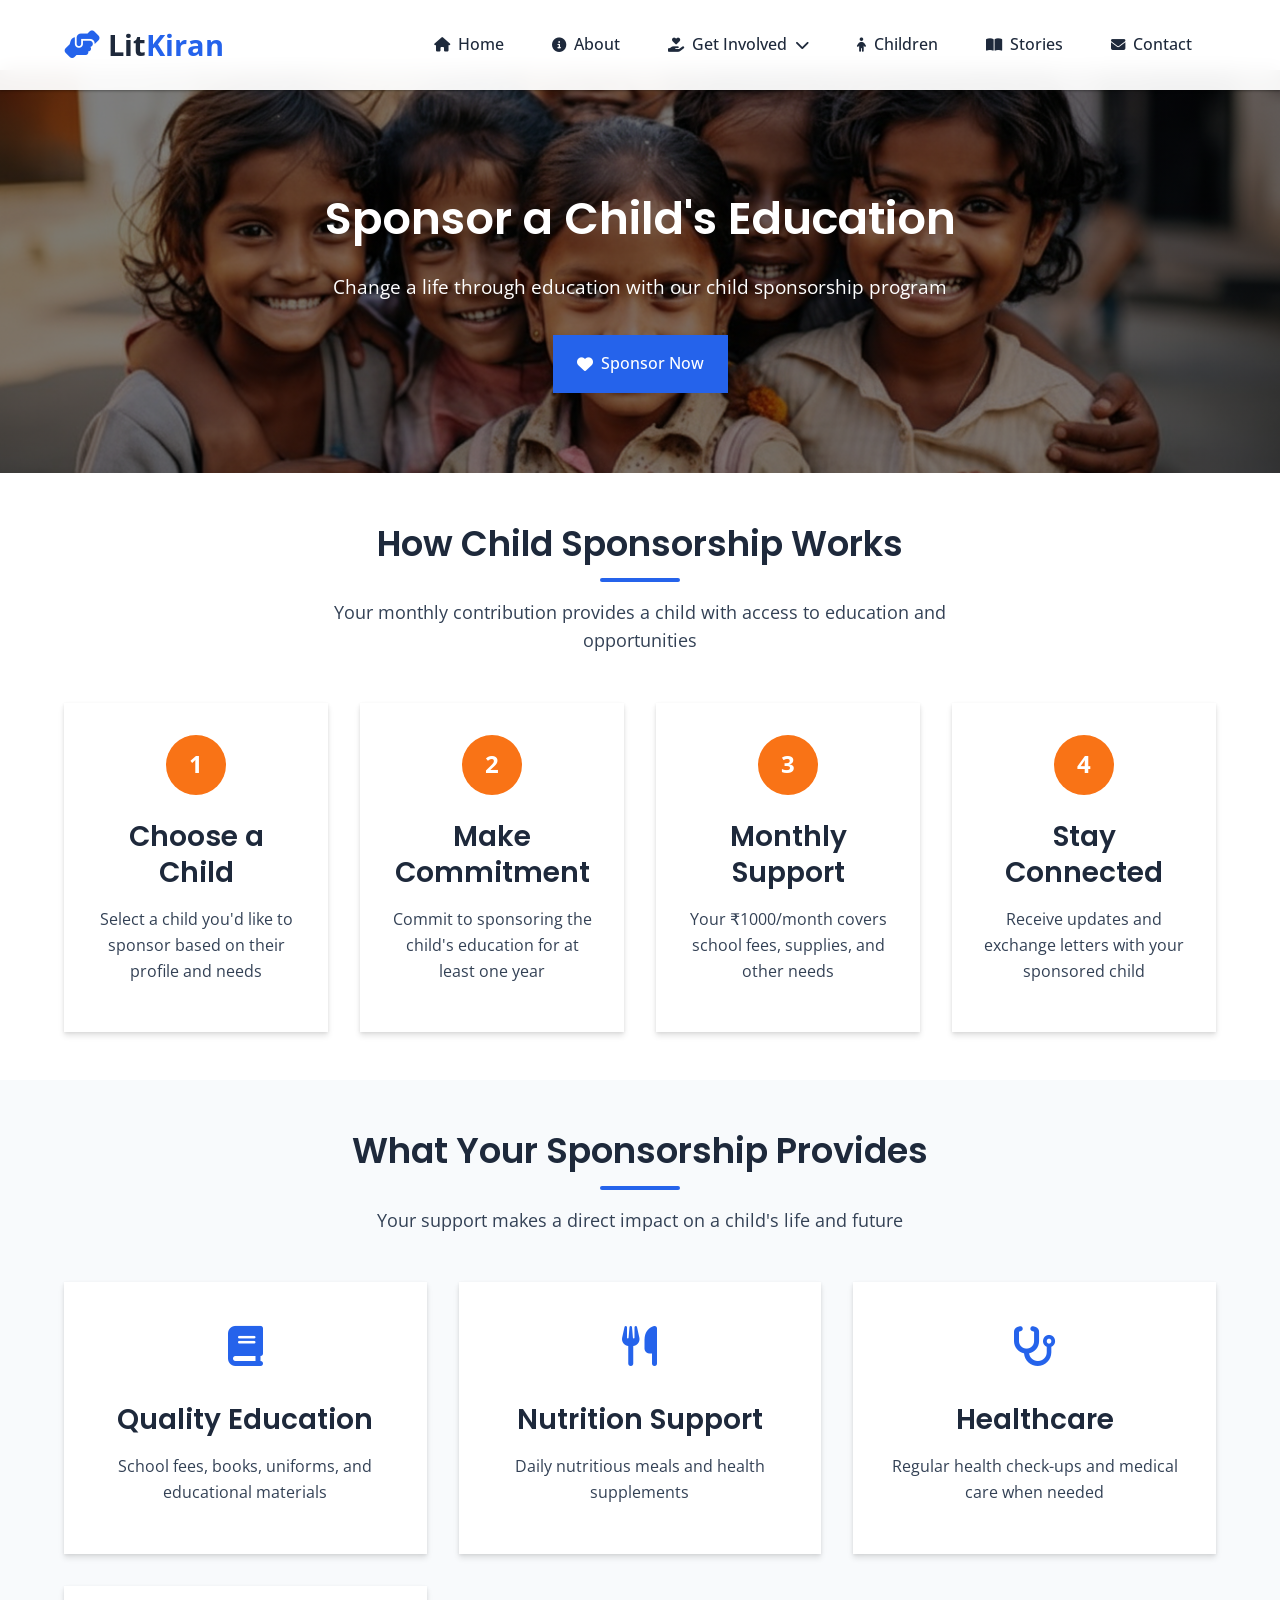
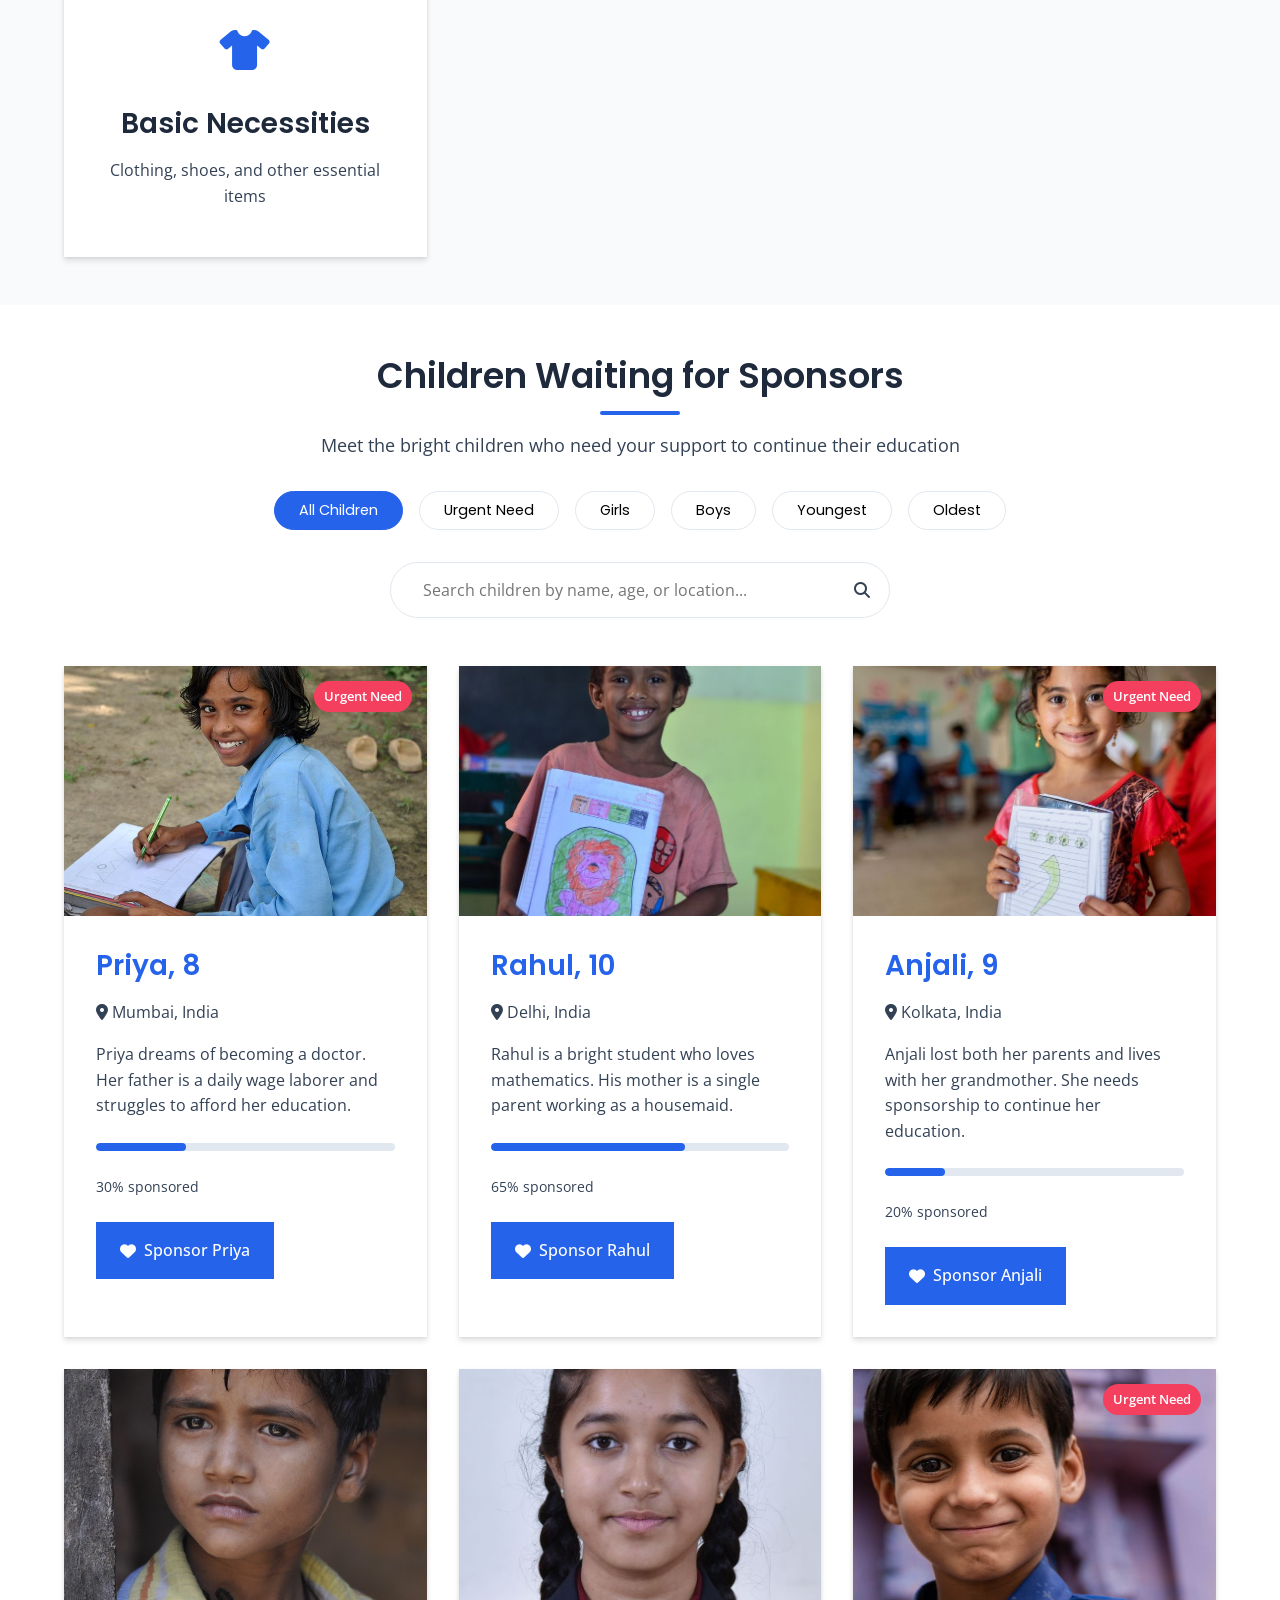
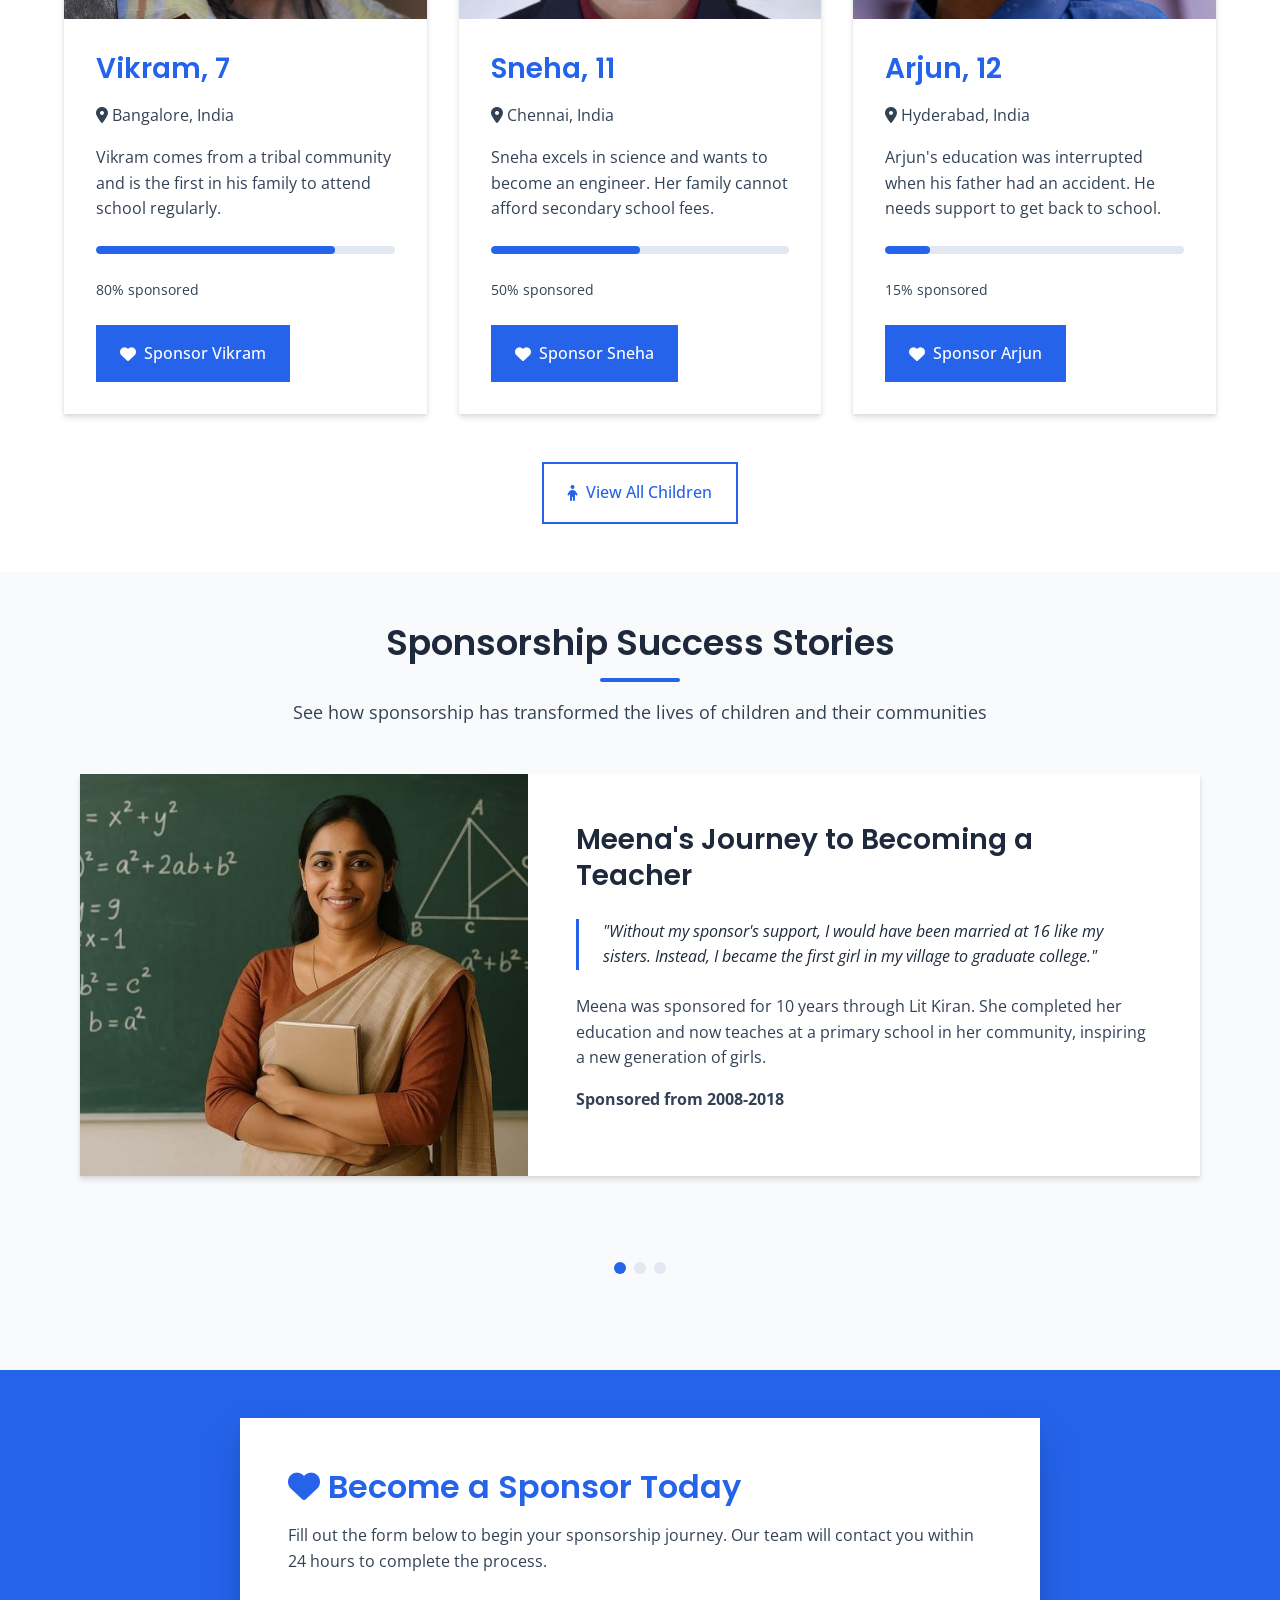
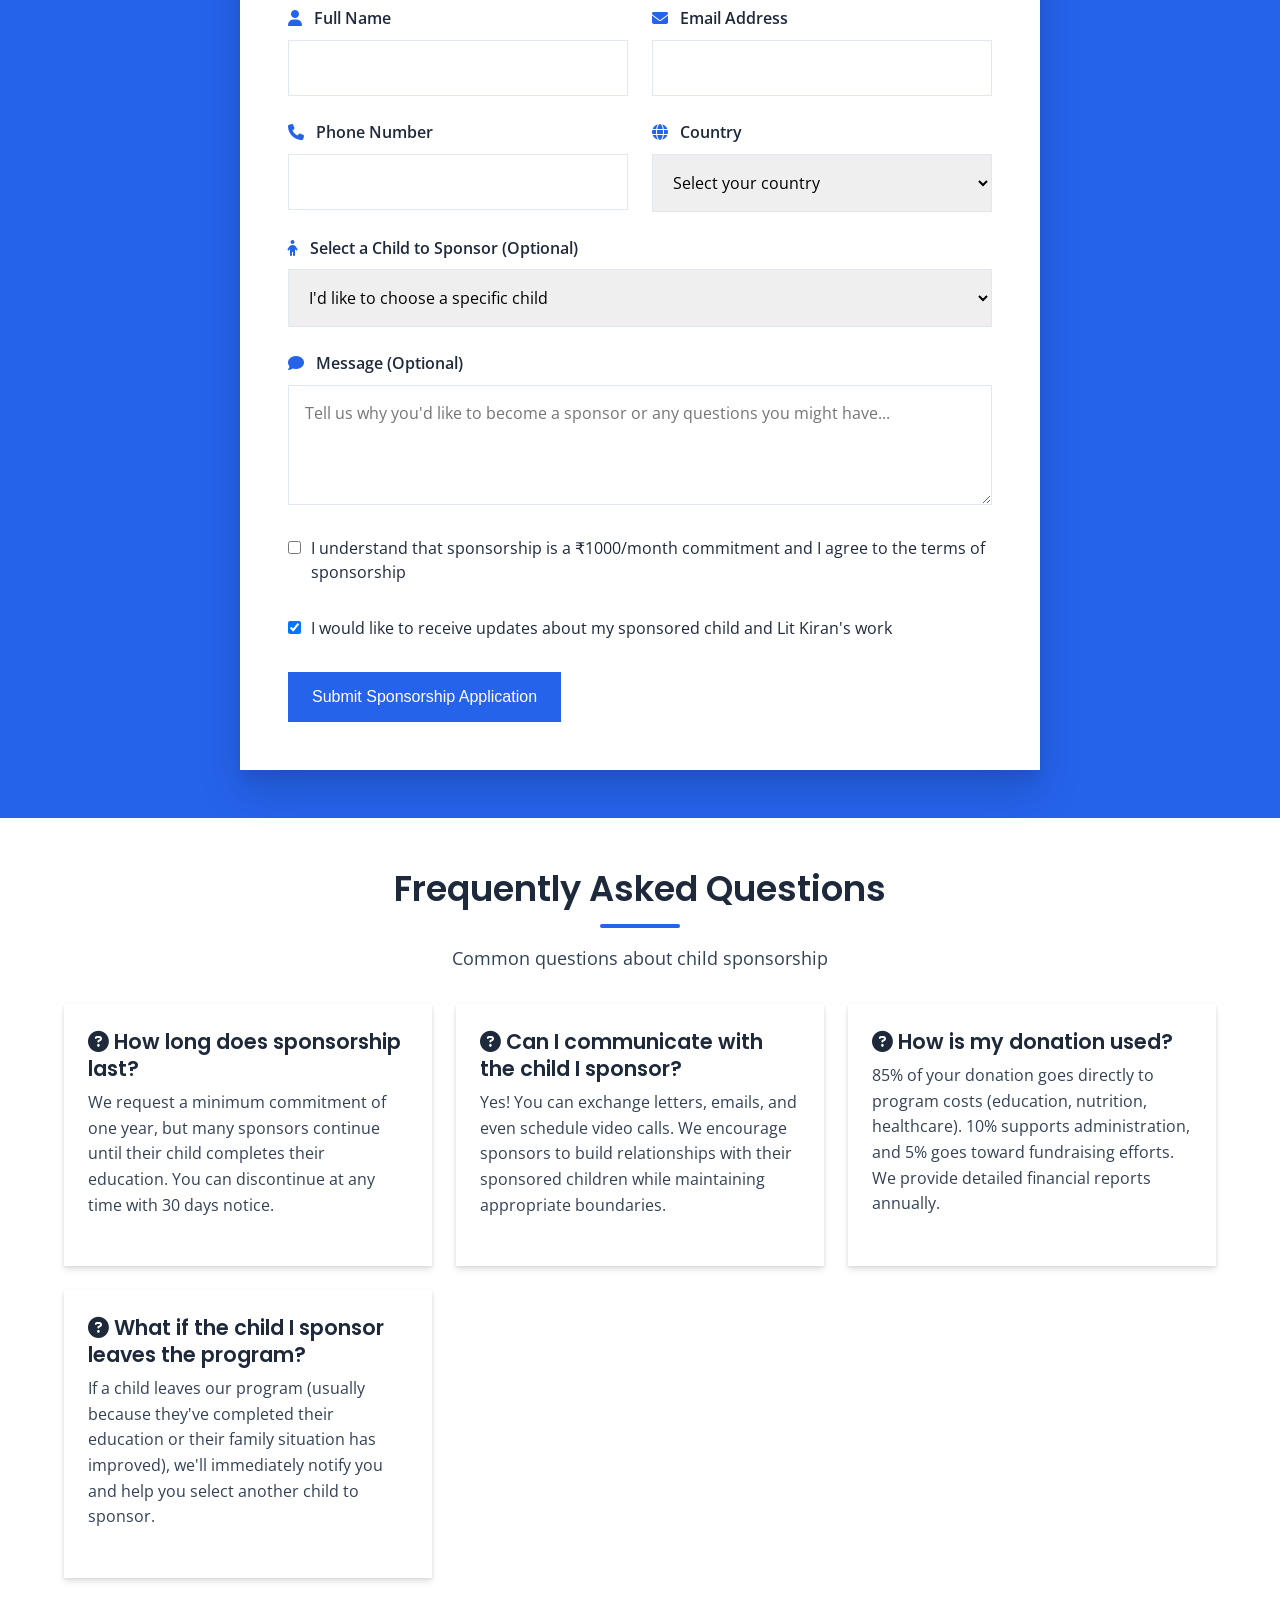
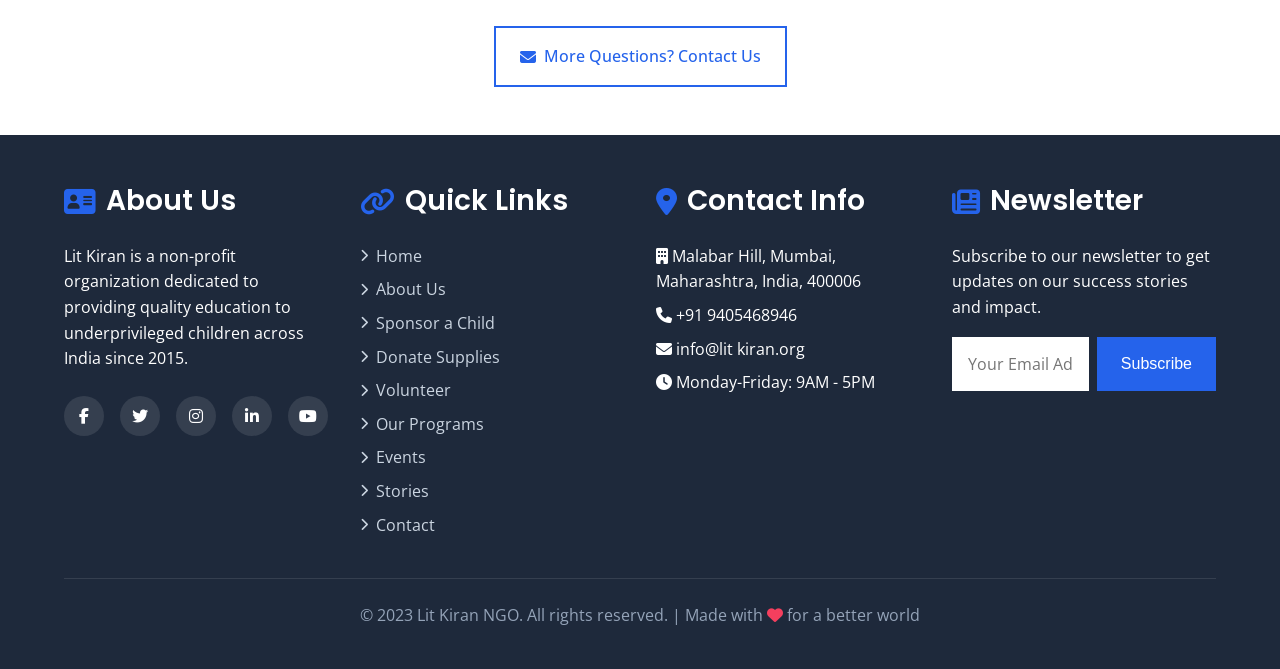
<file: sponsor.html>
<!DOCTYPE html>
<html lang="en">
<head>
    <meta charset="UTF-8">
    <meta name="viewport" content="width=device-width, initial-scale=1.0">
    <meta name="description" content="Sponsor a child's education with Lit Kiran. Change a life through education with our child sponsorship program.">
    <title>Sponsor a Child | Lit Kiran</title>
    <link rel="stylesheet" href="https://cdnjs.cloudflare.com/ajax/libs/font-awesome/6.4.0/css/all.min.css">
    <link href="https://fonts.googleapis.com/css2?family=Poppins:wght@300;400;500;600;700&family=Open+Sans:wght@400;600;700&display=swap" rel="stylesheet">
    <link rel="stylesheet" href="styless.css">
    <style>
        /* Hero Sections */
        .page-hero {
            position: relative;
            padding: 120px 0 80px;
            text-align: center;
            color: white;
            margin-top: 70px;
            min-height: 400px;
            display: flex;
            align-items: center;
            justify-content: center;
        }

        .page-hero::before {
            content: '';
            position: absolute;
            top: 0;
            left: 0;
            width: 100%;
            height: 100%;
            background: linear-gradient(rgba(0,0,0,0.6), rgba(0,0,0,0.6));
            z-index: -1;
        }

        .page-hero h1 {
            font-size: 2.8rem;
            margin-bottom: var(--spacing-md);
            color: white;
        }

        .page-hero p {
            font-size: 1.2rem;
            max-width: 700px;
            margin: 0 auto var(--spacing-lg);
            color: white;
        }

        /* Section Styles */
        .section {
            padding: var(--spacing-xl) 0;
        }

        .section-light {
            background-color: white;
        }

        .section-gray {
            background-color: var(--light-color);
        }

        .section-title {
            text-align: center;
            margin-bottom: var(--spacing-lg);
        }

        .section-title h2 {
            font-size: 2.2rem;
            position: relative;
            display: inline-block;
            padding-bottom: var(--spacing-sm);
        }

        .section-title h2::after {
            content: '';
            position: absolute;
            bottom: 0;
            left: 50%;
            transform: translateX(-50%);
            width: 80px;
            height: 4px;
            background-color: var(--primary-color);
            border-radius: 2px;
        }

        .section-title p {
            font-size: 1.1rem;
            color: var(--text-color);
            max-width: 700px;
            margin: 0 auto;
        }

        /* Card Styles */
        .card {
            background: white;
            border-radius: var(--border-radius-lg);
            overflow: hidden;
            box-shadow: var(--shadow-md);
            transition: var(--transition);
        }

        .card:hover {
            transform: translateY(-5px);
            box-shadow: var(--shadow-lg);
        }

        .card-image {
            width: 100%;
            height: 200px;
            overflow: hidden;
        }

        .card-image img {
            width: 100%;
            height: 100%;
            object-fit: cover;
            transition: transform 0.5s ease;
        }

        .card:hover .card-image img {
            transform: scale(1.05);
        }

        .card-content {
            padding: var(--spacing-md);
        }

        .card h3 {
            font-size: 1.3rem;
            margin-bottom: var(--spacing-xs);
        }

        /* Grid Layouts */
        .grid {
            display: grid;
            gap: var(--spacing-md);
        }

        .grid-2 {
            grid-template-columns: repeat(auto-fit, minmax(300px, 1fr));
        }

        .grid-3 {
            grid-template-columns: repeat(auto-fit, minmax(280px, 1fr));
        }

        .grid-4 {
            grid-template-columns: repeat(auto-fit, minmax(250px, 1fr));
        }

        /* Process Steps */
        .process-steps {
            display: grid;
            grid-template-columns: repeat(auto-fit, minmax(250px, 1fr));
            gap: var(--spacing-lg);
            margin-top: var(--spacing-xl);
        }

        .process-step {
            text-align: center;
            padding: var(--spacing-lg);
            background: white;
            border-radius: var(--border-radius-lg);
            box-shadow: var(--shadow-md);
            transition: var(--transition);
        }

        .process-step:hover {
            transform: translateY(-5px);
            box-shadow: var(--shadow-lg);
        }

        .step-number {
            width: 60px;
            height: 60px;
            background-color: var(--secondary-color);
            color: white;
            border-radius: 50%;
            display: flex;
            align-items: center;
            justify-content: center;
            margin: 0 auto var(--spacing-md);
            font-weight: bold;
            font-size: 1.5rem;
            transition: var(--transition);
        }

        .process-step:hover .step-number {
            transform: scale(1.1);
            background-color: var(--primary-color);
        }

        /* Benefits Grid */
        .benefits-grid {
            display: grid;
            grid-template-columns: repeat(auto-fit, minmax(300px, 1fr));
            gap: var(--spacing-lg);
            margin-top: var(--spacing-xl);
        }

        .benefit-card {
            background: white;
            border-radius: var(--border-radius-lg);
            padding: var(--spacing-lg);
            box-shadow: var(--shadow-md);
            transition: var(--transition);
            text-align: center;
        }

        .benefit-card:hover {
            transform: translateY(-5px);
            box-shadow: var(--shadow-lg);
        }

        .benefit-icon {
            font-size: 2.5rem;
            color: var(--primary-color);
            margin-bottom: var(--spacing-md);
        }

        /* Children Grid */
        .children-grid {
            display: grid;
            grid-template-columns: repeat(auto-fill, minmax(300px, 1fr));
            gap: var(--spacing-lg);
            margin-top: var(--spacing-xl);
        }

        .child-card {
            background: white;
            border-radius: var(--border-radius-lg);
            overflow: hidden;
            box-shadow: var(--shadow-md);
            transition: var(--transition);
            position: relative;
        }

        .child-card:hover {
            transform: translateY(-5px);
            box-shadow: var(--shadow-lg);
        }

        .urgency-tag {
            position: absolute;
            top: 15px;
            right: 15px;
            background-color: var(--accent-color);
            color: white;
            padding: 5px 10px;
            border-radius: 20px;
            font-size: 0.8rem;
            font-weight: 600;
            z-index: 10;
        }

        .child-image {
            height: 250px;
            overflow: hidden;
        }

        .child-image img {
            width: 100%;
            height: 100%;
            object-fit: cover;
            transition: transform 0.5s ease;
        }

        .child-card:hover .child-image img {
            transform: scale(1.05);
        }

        .child-info {
            padding: var(--spacing-lg);
        }

        .child-info h3 {
            color: var(--primary-color);
            margin-bottom: var(--spacing-sm);
        }

        .sponsorship-progress {
            height: 8px;
            background-color: var(--light-gray);
            border-radius: 4px;
            overflow: hidden;
            margin: var(--spacing-md) 0;
        }

        .progress-bar {
            height: 100%;
            background-color: var(--primary-color);
            border-radius: 4px;
            transition: width 0.5s ease;
        }

        .progress-text {
            font-size: 0.9rem;
            color: var(--text-color);
            margin-bottom: var(--spacing-md);
        }

        /* Form Styles */
        .sponsor-form-container {
            background-color: var(--primary-color);
            color: white;
            padding: var(--spacing-xl) 0;
        }

        .sponsor-form {
            background: white;
            padding: var(--spacing-xl);
            border-radius: var(--border-radius-lg);
            box-shadow: var(--shadow-xl);
            color: var(--dark-color);
            max-width: 800px;
            margin: 0 auto;
        }

        .sponsor-form h2 {
            color: var(--primary-color);
            margin-bottom: var(--spacing-sm);
        }

        .sponsor-form > p {
            margin-bottom: var(--spacing-lg);
            color: var(--text-color);
        }

        .form-group {
            position: relative;
            margin-bottom: var(--spacing-md);
        }

        .form-group label {
            display: block;
            margin-bottom: var(--spacing-xs);
            font-weight: 600;
            color: var(--dark-color);
        }

        .form-group label i {
            margin-right: 8px;
            color: var(--primary-color);
        }

        .form-group input,
        .form-group select,
        .form-group textarea {
            width: 100%;
            padding: var(--spacing-sm);
            border: 1px solid var(--light-gray);
            border-radius: var(--border-radius);
            font-size: 1rem;
            font-family: var(--body-font);
            transition: var(--transition);
        }

        .form-group input:focus,
        .form-group select:focus,
        .form-group textarea:focus {
            outline: none;
            border-color: var(--primary-color);
            box-shadow: 0 0 0 3px rgba(37, 99, 235, 0.1);
        }

        .form-group textarea {
            min-height: 120px;
            resize: vertical;
        }

        .form-group.checkbox {
            display: flex;
            align-items: flex-start;
        }

        .form-group.checkbox input {
            width: auto;
            margin-right: 10px;
            margin-top: 5px;
        }

        .form-group.checkbox label {
            font-weight: normal;
            line-height: 1.5;
        }

        .error-message {
            color: var(--accent-color);
            font-size: 0.85rem;
            margin-top: 5px;
            display: none;
        }

        .form-group.error input, 
        .form-group.error select, 
        .form-group.error textarea {
            border-color: var(--accent-color);
        }

        .form-group.success input, 
        .form-group.success select, 
        .form-group.success textarea {
            border-color: var(--success-color);
        }

        .spinner {
            display: inline-block;
            width: 20px;
            height: 20px;
            border: 3px solid rgba(255,255,255,0.3);
            border-radius: 50%;
            border-top-color: white;
            animation: spin 1s ease infinite;
            margin-right: 10px;
            vertical-align: middle;
            display: none;
        }

        @keyframes spin {
            to { transform: rotate(360deg); }
        }

        /* Success Stories */
        .testimonial-carousel {
            position: relative;
            overflow: hidden;
            margin: var(--spacing-xl) 0;
        }

        .carousel-container {
            display: flex;
            transition: transform 0.5s ease;
        }

        .carousel-item {
            min-width: 100%;
            padding: 0 var(--spacing-sm);
            box-sizing: border-box;
        }

        .story-card {
            display: flex;
            background: white;
            border-radius: var(--border-radius-lg);
            overflow: hidden;
            box-shadow: var(--shadow-md);
        }

        .story-image {
            flex: 0 0 40%;
        }

        .story-image img {
            width: 100%;
            height: 100%;
            object-fit: cover;
        }

        .story-content {
            flex: 0 0 60%;
            padding: var(--spacing-xl);
        }

        .testimonial-quote {
            font-style: italic;
            border-left: 3px solid var(--primary-color);
            padding-left: var(--spacing-md);
            color: var(--dark-color);
            margin: var(--spacing-md) 0;
        }

        .carousel-nav {
            display: flex;
            justify-content: center;
            margin-top: var(--spacing-lg);
            gap: var(--spacing-xs);
        }

        .carousel-dot {
            width: 12px;
            height: 12px;
            border-radius: 50%;
            background-color: var(--light-gray);
            cursor: pointer;
            transition: background-color 0.3s ease;
        }

        .carousel-dot.active {
            background-color: var(--primary-color);
        }

        /* Filter and Search */
        .filter-container {
            display: flex;
            justify-content: center;
            gap: var(--spacing-sm);
            margin: var(--spacing-lg) 0;
            flex-wrap: wrap;
        }

        .filter-btn {
            padding: var(--spacing-xs) var(--spacing-md);
            background: white;
            border: 1px solid var(--light-gray);
            border-radius: 50px;
            cursor: pointer;
            transition: var(--transition);
            font-family: var(--heading-font);
            font-size: 0.9rem;
        }

        .filter-btn:hover, .filter-btn.active {
            background: var(--primary-color);
            color: white;
            border-color: var(--primary-color);
        }

        .search-container {
            max-width: 500px;
            margin: var(--spacing-lg) auto;
            position: relative;
        }

        .search-container input {
            width: 100%;
            padding: var(--spacing-sm) var(--spacing-lg);
            border: 1px solid var(--light-gray);
            border-radius: 50px;
            font-size: 1rem;
            font-family: var(--body-font);
        }

        .search-container i {
            position: absolute;
            right: 20px;
            top: 50%;
            transform: translateY(-50%);
            color: var(--text-color);
        }

        /* Notification */
        .notification {
            position: fixed;
            top: 20px;
            right: 20px;
            padding: 15px 20px;
            background-color: white;
            color: var(--dark-color);
            border-radius: 8px;
            box-shadow: var(--shadow-lg);
            display: flex;
            align-items: center;
            transform: translateX(100%);
            opacity: 0;
            transition: all 0.3s ease;
            z-index: 1000;
            max-width: 350px;
        }

        .notification.show {
            transform: translateX(0);
            opacity: 1;
        }

        .notification i {
            margin-right: 10px;
            color: var(--secondary-color);
        }

        /* Success Modal */
        .modal-overlay {
            position: fixed;
            top: 0;
            left: 0;
            right: 0;
            bottom: 0;
            background-color: rgba(0, 0, 0, 0.7);
            display: flex;
            align-items: center;
            justify-content: center;
            z-index: 9999;
            opacity: 0;
            visibility: hidden;
            transition: all 0.3s ease;
        }

        .modal-overlay.active {
            opacity: 1;
            visibility: visible;
        }

        .success-modal {
            background-color: white;
            border-radius: var(--border-radius-lg);
            padding: var(--spacing-xl);
            max-width: 500px;
            width: 90%;
            text-align: center;
            box-shadow: var(--shadow-xl);
            transform: translateY(20px);
            transition: transform 0.3s ease;
        }

        .modal-overlay.active .success-modal {
            transform: translateY(0);
        }

        .success-icon {
            font-size: 4rem;
            color: var(--success-color);
            margin-bottom: var(--spacing-md);
        }

        .success-modal h3 {
            color: var(--primary-color);
            margin-bottom: var(--spacing-sm);
            font-size: 1.8rem;
        }

        .success-modal p {
            margin-bottom: var(--spacing-lg);
            color: var(--text-color);
        }

        .modal-close {
            background-color: var(--primary-color);
            color: white;
            border: none;
            padding: var(--spacing-sm) var(--spacing-lg);
            border-radius: var(--border-radius);
            cursor: pointer;
            font-family: var(--heading-font);
            font-size: 1rem;
            transition: var(--transition);
        }

        .modal-close:hover {
            background-color: var(--secondary-color);
        }
        @media (max-width: 768px) {
            .page-hero h1 {
                font-size: 2.2rem;
            }
            
            .section-title h2 {
                font-size: 1.8rem;
            }
            
            .grid-2, .grid-3, .grid-4 {
                grid-template-columns: 1fr;
            }
            
            .sponsor-form {
                padding: var(--spacing-md);
            }

            .story-card {
                flex-direction: column;
            }

            .story-image, .story-content {
                flex: 1 1 100%;
            }
        }
    </style>
</head>
<body>
    <!-- Page Loader -->
    <div class="loader" id="pageLoader">
        <div class="loader-spinner"></div>
    </div>

    <!-- Loading Bar -->
    <div class="loading-bar" id="loadingBar"></div>
    
    <!-- Notification System -->
    <div class="notification" id="notification">
        <i class="fas fa-check-circle"></i>
        <span id="notificationText"></span>
    </div>

    <!-- Success Modal -->
    <div class="modal-overlay" id="successModal">
        <div class="success-modal">
            <div class="success-icon">
                <i class="fas fa-check-circle"></i>
            </div>
            <h3>Sponsorship Application Successful!</h3>
            <p>Thank you for choosing to sponsor a child. Your application has been received and our team will contact you within 24 hours to complete the process.</p>
            <button class="modal-close" id="modalClose">Continue</button>
        </div>
    </div>

    <!-- Header Section -->
    <header class="header">
        <div class="container">
            <nav class="navbar">
                <a href="index.html" class="logo">
                    <i class="fas fa-hands-helping"></i>
                    Lit<span>Kiran</span>
                </a>
                
                <button class="mobile-menu-btn" id="mobileMenuBtn">
                    <i class="fas fa-bars"></i>
                </button>
                
                <ul class="nav-links" id="navLinks">
                    <li><a href="index.html"><i class="fas fa-home"></i> Home</a></li>
                    <li><a href="about.html"><i class="fas fa-info-circle"></i> About</a></li>
                    <li class="dropdown">
                        <a href="#"><i class="fas fa-hand-holding-heart"></i> Get Involved <i class="fas fa-chevron-down"></i></a>
                        <div class="dropdown-content">
                            <a href="sponsor.html" class="active"><i class="fas fa-hand-holding-heart"></i> Sponsor a Child</a>
                            <a href="donate.html"><i class="fas fa-donate"></i> Donate</a>
                            <a href="volunteer.html"><i class="fas fa-hands-helping"></i> Volunteer</a>
                            <a href="programs.html"><i class="fas fa-project-diagram"></i> Our Programs</a>
                            <a href="events.html"><i class="fas fa-calendar-alt"></i> Events</a>
                        </div>
                    </li>
                    <li><a href="all-children.html"><i class="fas fa-child"></i> Children</a></li>
                    <li><a href="stories.html"><i class="fa-solid fa-book-open"></i> Stories</a></li>
                    <li><a href="contact.html"><i class="fas fa-envelope"></i> Contact</a></li>
                </ul>
            </nav>
        </div>
    </header>

    <!-- Sponsor Hero Section -->
    <section class="page-hero" style="background: linear-gradient(rgba(0,0,0,0.5), rgba(0,0,0,0.5)), url('sponsor.png') center/cover no-repeat;">
        <div class="container">
            <h1 class="fade-in-up">Sponsor a Child's Education</h1>
            <p class="fade-in-up delay-1">Change a life through education with our child sponsorship program</p>
            <a href="#sponsor-form" class="btn btn-primary fade-in-up delay-2"><i class="fas fa-heart"></i> Sponsor Now</a>
        </div>
    </section>

    <!-- How It Works Section -->
    <section class="section section-light">
        <div class="container">
            <div class="section-title">
                <h2>How Child Sponsorship Works</h2>
                <p>Your monthly contribution provides a child with access to education and opportunities</p>
            </div>
            
            <div class="process-steps">
                <div class="process-step fade-in-up">
                    <div class="step-number">1</div>
                    <h3>Choose a Child</h3>
                    <p>Select a child you'd like to sponsor based on their profile and needs</p>
                </div>
                
                <div class="process-step fade-in-up delay-1">
                    <div class="step-number">2</div>
                    <h3>Make Commitment</h3>
                    <p>Commit to sponsoring the child's education for at least one year</p>
                </div>
                
                <div class="process-step fade-in-up delay-2">
                    <div class="step-number">3</div>
                    <h3>Monthly Support</h3>
                    <p>Your ₹1000/month covers school fees, supplies, and other needs</p>
                </div>
                
                <div class="process-step fade-in-up delay-3">
                    <div class="step-number">4</div>
                    <h3>Stay Connected</h3>
                    <p>Receive updates and exchange letters with your sponsored child</p>
                </div>
            </div>
        </div>
    </section>

    <!-- Benefits Section -->
    <section class="section section-gray">
        <div class="container">
            <div class="section-title">
                <h2>What Your Sponsorship Provides</h2>
                <p>Your support makes a direct impact on a child's life and future</p>
            </div>
            
            <div class="benefits-grid">
                <div class="benefit-card fade-in-up">
                    <div class="benefit-icon">
                        <i class="fas fa-book"></i>
                    </div>
                    <h3>Quality Education</h3>
                    <p>School fees, books, uniforms, and educational materials</p>
                </div>
                
                <div class="benefit-card fade-in-up delay-1">
                    <div class="benefit-icon">
                        <i class="fas fa-utensils"></i>
                    </div>
                    <h3>Nutrition Support</h3>
                    <p>Daily nutritious meals and health supplements</p>
                </div>
                
                <div class="benefit-card fade-in-up delay-2">
                    <div class="benefit-icon">
                        <i class="fas fa-stethoscope"></i>
                    </div>
                    <h3>Healthcare</h3>
                    <p>Regular health check-ups and medical care when needed</p>
                </div>
                
                <div class="benefit-card fade-in-up delay-3">
                    <div class="benefit-icon">
                        <i class="fas fa-tshirt"></i>
                    </div>
                    <h3>Basic Necessities</h3>
                    <p>Clothing, shoes, and other essential items</p>
                </div>
            </div>
        </div>
    </section>

    <!-- Children Grid Section -->
    <section class="section section-light">
        <div class="container">
            <div class="section-title">
                <h2>Children Waiting for Sponsors</h2>
                <p>Meet the bright children who need your support to continue their education</p>
            </div>
            
            <!-- Filter and Search -->
            <div class="filter-container">
                <button class="filter-btn active" data-filter="all">All Children</button>
                <button class="filter-btn" data-filter="urgent">Urgent Need</button>
                <button class="filter-btn" data-filter="girls">Girls</button>
                <button class="filter-btn" data-filter="boys">Boys</button>
                <button class="filter-btn" data-filter="young">Youngest</button>
                <button class="filter-btn" data-filter="oldest">Oldest</button>
            </div>
            
            <div class="search-container">
                <input type="text" id="childSearch" placeholder="Search children by name, age, or location...">
                <i class="fas fa-search"></i>
            </div>
            
            <!-- Children Grid -->
            <div class="children-grid" id="childrenGrid">
                <!-- Child 1 -->
                <div class="child-card" data-gender="girl" data-age="8" data-urgent="true">
                    <div class="urgency-tag">Urgent Need</div>
                    <div class="child-image">
                        <img src="priya.jpg" alt="Priya, 8 years old">
                    </div>
                    <div class="child-info">
                        <h3>Priya, 8</h3>
                        <p><i class="fas fa-map-marker-alt"></i> Mumbai, India</p>
                        <p>Priya dreams of becoming a doctor. Her father is a daily wage laborer and struggles to afford her education.</p>
                        
                        <div class="sponsorship-progress">
                            <div class="progress-bar" style="width: 30%"></div>
                        </div>
                        <div class="progress-text">30% sponsored</div>
                        
                        <a href="#" class="btn btn-primary sponsor-btn" data-child="Priya"><i class="fas fa-heart"></i> Sponsor Priya</a>
                    </div>
                </div>
                
                <!-- Child 2 -->
                <div class="child-card" data-gender="boy" data-age="10" data-urgent="false">
                    <div class="child-image">
                        <img src="rahul.jpg" alt="Rahul, 10 years old">
                    </div>
                    <div class="child-info">
                        <h3>Rahul, 10</h3>
                        <p><i class="fas fa-map-marker-alt"></i> Delhi, India</p>
                        <p>Rahul is a bright student who loves mathematics. His mother is a single parent working as a housemaid.</p>
                        
                        <div class="sponsorship-progress">
                            <div class="progress-bar" style="width: 65%"></div>
                        </div>
                        <div class="progress-text">65% sponsored</div>
                        
                        <a href="#" class="btn btn-primary sponsor-btn" data-child="Rahul"><i class="fas fa-heart"></i> Sponsor Rahul</a>
                    </div>
                </div>
                
                <!-- Child 3 -->
                <div class="child-card" data-gender="girl" data-age="9" data-urgent="true">
                    <div class="urgency-tag">Urgent Need</div>
                    <div class="child-image">
                        <img src="Anjali.jpg" alt="Anjali, 9 years old">
                    </div>
                    <div class="child-info">
                        <h3>Anjali, 9</h3>
                        <p><i class="fas fa-map-marker-alt"></i> Kolkata, India</p>
                        <p>Anjali lost both her parents and lives with her grandmother. She needs sponsorship to continue her education.</p>
                        
                        <div class="sponsorship-progress">
                            <div class="progress-bar" style="width: 20%"></div>
                        </div>
                        <div class="progress-text">20% sponsored</div>
                        
                        <a href="#" class="btn btn-primary sponsor-btn" data-child="Anjali"><i class="fas fa-heart"></i> Sponsor Anjali</a>
                    </div>
                </div>
                
                <!-- Child 4 -->
                <div class="child-card" data-gender="boy" data-age="7" data-urgent="false">
                    <div class="child-image">
                        <img src="vikram.jpeg" alt="Vikram, 7 years old">
                    </div>
                    <div class="child-info">
                        <h3>Vikram, 7</h3>
                        <p><i class="fas fa-map-marker-alt"></i> Bangalore, India</p>
                        <p>Vikram comes from a tribal community and is the first in his family to attend school regularly.</p>
                        
                        <div class="sponsorship-progress">
                            <div class="progress-bar" style="width: 80%"></div>
                        </div>
                        <div class="progress-text">80% sponsored</div>
                        
                        <a href="#" class="btn btn-primary sponsor-btn" data-child="Vikram"><i class="fas fa-heart"></i> Sponsor Vikram</a>
                    </div>
                </div>
                
                <!-- Child 5 -->
                <div class="child-card" data-gender="girl" data-age="11" data-urgent="false">
                    <div class="child-image">
                        <img src="sneha.jpeg" alt="Sneha, 11 years old">
                    </div>
                    <div class="child-info">
                        <h3>Sneha, 11</h3>
                        <p><i class="fas fa-map-marker-alt"></i> Chennai, India</p>
                        <p>Sneha excels in science and wants to become an engineer. Her family cannot afford secondary school fees.</p>
                        
                        <div class="sponsorship-progress">
                            <div class="progress-bar" style="width: 50%"></div>
                        </div>
                        <div class="progress-text">50% sponsored</div>
                        
                        <a href="#" class="btn btn-primary sponsor-btn" data-child="Sneha"><i class="fas fa-heart"></i> Sponsor Sneha</a>
                    </div>
                </div>
                
                <!-- Child 6 -->
                <div class="child-card" data-gender="boy" data-age="12" data-urgent="true">
                    <div class="urgency-tag">Urgent Need</div>
                    <div class="child-image">
                        <img src="arjun.jpeg" alt="Arjun, 12 years old">
                    </div>
                    <div class="child-info">
                        <h3>Arjun, 12</h3>
                        <p><i class="fas fa-map-marker-alt"></i> Hyderabad, India</p>
                        <p>Arjun's education was interrupted when his father had an accident. He needs support to get back to school.</p>
                        
                        <div class="sponsorship-progress">
                            <div class="progress-bar" style="width: 15%"></div>
                        </div>
                        <div class="progress-text">15% sponsored</div>
                        
                        <a href="#" class="btn btn-primary sponsor-btn" data-child="Arjun"><i class="fas fa-heart"></i> Sponsor Arjun</a>
                    </div>
                </div>
            </div>
            
            <div class="text-center mt-5">
                <a href="all-children.html" class="btn btn-outline"><i class="fas fa-child"></i> View All Children</a>
            </div>
        </div>
    </section>

    <!-- Success Stories Section -->
    <section class="section section-gray">
        <div class="container">
            <div class="section-title">
                <h2>Sponsorship Success Stories</h2>
                <p>See how sponsorship has transformed the lives of children and their communities</p>
            </div>
            
            <div class="testimonial-carousel">
                <div class="carousel-container" id="carouselContainer">
                    <!-- Story 1 -->
                    <div class="carousel-item">
                        <div class="story-card">
                            <div class="story-image">
                                <img src="sss1.jpg" alt="Meena's success story">
                            </div>
                            <div class="story-content">
                                <h3>Meena's Journey to Becoming a Teacher</h3>
                                <p class="testimonial-quote">"Without my sponsor's support, I would have been married at 16 like my sisters. Instead, I became the first girl in my village to graduate college."</p>
                                <p>Meena was sponsored for 10 years through Lit Kiran. She completed her education and now teaches at a primary school in her community, inspiring a new generation of girls.</p>
                                <p><strong>Sponsored from 2008-2018</strong></p>
                            </div>
                        </div>
                    </div>
                    
                    <!-- Story 2 -->
                    <div class="carousel-item">
                        <div class="story-card">
                            <div class="story-image">
                                <img src="unnamed.png" alt="Raj's success story">
                            </div>
                            <div class="story-content">
                                <h3>From Child Labor to Engineering Student</h3>
                                <p class="testimonial-quote">"I used to work in a garment factory after school. My sponsor didn't just pay my fees—they gave me back my childhood."</p>
                                <p>Raj was rescued from child labor at age 12. With his sponsor's support, he excelled in studies and is now pursuing an engineering degree at a prestigious university.</p>
                                <p><strong>Sponsored from 2012-2020</strong></p>
                            </div>
                        </div>
                    </div>
                    
                    <!-- Story 3 -->
                    <div class="carousel-item">
                        <div class="story-card">
                            <div class="story-image">
                                <img src="unnamed3.png" alt="Sunita's success story">
                            </div>
                            <div class="story-content">
                                <h3>Breaking the Cycle of Poverty</h3>
                                <p class="testimonial-quote">"My sponsor believed in me when no one else did. Today, I'm able to support my family and sponsor a child myself."</p>
                                <p>Sunita grew up in a slum with six siblings. Through sponsorship, she completed her education and now works as a nurse. She recently became a sponsor herself.</p>
                                <p><strong>Sponsored from 2005-2015</strong></p>
                            </div>
                        </div>
                    </div>
                </div>
                
                <div class="carousel-nav" id="carouselNav">
                    <div class="carousel-dot active" data-index="0"></div>
                    <div class="carousel-dot" data-index="1"></div>
                    <div class="carousel-dot" data-index="2"></div>
                </div>
            </div>
        </div>
    </section>

    <!-- Sponsor Form Section -->
    <section class="sponsor-form-container" id="sponsor-form">
        <div class="container">
            <div class="sponsor-form fade-in-up">
                <h2><i class="fas fa-heart"></i> Become a Sponsor Today</h2>
                <p>Fill out the form below to begin your sponsorship journey. Our team will contact you within 24 hours to complete the process.</p>
                
                <form id="sponsorshipForm">
                    <div class="grid grid-2">
                        <div class="form-group">
                            <label for="fullName"><i class="fas fa-user"></i> Full Name</label>
                            <input type="text" id="fullName" name="fullName" required>
                            <div class="error-message">Please enter your full name</div>
                        </div>
                        
                        <div class="form-group">
                            <label for="email"><i class="fas fa-envelope"></i> Email Address</label>
                            <input type="email" id="email" name="email" required>
                            <div class="error-message">Please enter a valid email address</div>
                        </div>
                    </div>
                    
                    <div class="grid grid-2">
                        <div class="form-group">
                            <label for="phone"><i class="fas fa-phone"></i> Phone Number</label>
                            <input type="tel" id="phone" name="phone" required>
                            <div class="error-message">Please enter a valid phone number</div>
                        </div>
                        
                        <div class="form-group">
                            <label for="country"><i class="fas fa-globe"></i> Country</label>
                            <select id="country" name="country" required>
                                <option value="">Select your country</option>
                                <option value="India">India</option>
                                <option value="USA">United States</option>
                                <option value="UK">United Kingdom</option>
                                <option value="Canada">Canada</option>
                                <option value="Australia">Australia</option>
                                <option value="Other">Other</option>
                            </select>
                            <div class="error-message">Please select your country</div>
                        </div>
                    </div>
                    
                    <div class="form-group">
                        <label for="childSelect"><i class="fas fa-child"></i> Select a Child to Sponsor (Optional)</label>
                        <select id="childSelect" name="childSelect">
                            <option value="">I'd like to choose a specific child</option>
                            <option value="Priya">Priya, 8 (Mumbai)</option>
                            <option value="Rahul">Rahul, 10 (Delhi)</option>
                            <option value="Anjali">Anjali, 9 (Kolkata)</option>
                            <option value="Vikram">Vikram, 7 (Bangalore)</option>
                            <option value="Sneha">Sneha, 11 (Chennai)</option>
                            <option value="Arjun">Arjun, 12 (Hyderabad)</option>
                            <option value="any">Any child who needs it most</option>
                        </select>
                    </div>
                    
                    <div class="form-group">
                        <label><i class="fas fa-comment"></i> Message (Optional)</label>
                        <textarea id="message" name="message" placeholder="Tell us why you'd like to become a sponsor or any questions you might have..."></textarea>
                    </div>
                    
                    <div class="form-group checkbox">
                        <input type="checkbox" id="terms" name="terms" required>
                        <label for="terms">I understand that sponsorship is a ₹1000/month commitment and I agree to the terms of sponsorship</label>
                        <div class="error-message">You must agree to the terms</div>
                    </div>
                    
                    <div class="form-group checkbox">
                        <input type="checkbox" id="updates" name="updates" checked>
                        <label for="updates">I would like to receive updates about my sponsored child and Lit Kiran's work</label>
                    </div>
                    
                    <button type="submit" class="btn btn-primary" id="submitBtn">
                        <span class="spinner" id="submitSpinner"></span>
                        <span>Submit Sponsorship Application</span>
                    </button>
                </form>
            </div>
        </div>
    </section>

    <!-- FAQ Section -->
    <section class="section section-light">
        <div class="container">
            <div class="section-title">
                <h2>Frequently Asked Questions</h2>
                <p>Common questions about child sponsorship</p>
            </div>
            
            <div class="grid grid-2">
                <div class="card">
                    <div class="card-content">
                        <h3><i class="fas fa-question-circle"></i> How long does sponsorship last?</h3>
                        <p>We request a minimum commitment of one year, but many sponsors continue until their child completes their education. You can discontinue at any time with 30 days notice.</p>
                    </div>
                </div>
                
                <div class="card">
                    <div class="card-content">
                        <h3><i class="fas fa-question-circle"></i> Can I communicate with the child I sponsor?</h3>
                    <p>Yes! You can exchange letters, emails, and even schedule video calls. We encourage sponsors to build relationships with their sponsored children while maintaining appropriate boundaries.</p>
                    </div>
                </div>
                
                <div class="card">
                    <div class="card-content">
                        <h3><i class="fas fa-question-circle"></i> How is my donation used?</h3>
                        <p>85% of your donation goes directly to program costs (education, nutrition, healthcare). 10% supports administration, and 5% goes toward fundraising efforts. We provide detailed financial reports annually.</p>
                    </div>
                </div>
                
                <div class="card">
                    <div class="card-content">
                        <h3><i class="fas fa-question-circle"></i> What if the child I sponsor leaves the program?</h3>
                        <p>If a child leaves our program (usually because they've completed their education or their family situation has improved), we'll immediately notify you and help you select another child to sponsor.</p>
                    </div>
                </div>
            </div>
            
            <div class="text-center mt-5">
                <a href="contact.html" class="btn btn-outline"><i class="fas fa-envelope"></i> More Questions? Contact Us</a>
            </div>
        </div>
    </section>

    <!-- Footer -->
    <footer>
        <div class="container">
            <div class="footer-content">
                <div class="footer-column">
                    <h3><i class="fas fa-address-card"></i> About Us</h3>
                    <p>Lit Kiran is a non-profit organization dedicated to providing quality education to underprivileged children across India since 2015.</p>
                    <div class="social-links">
                        <a href="#"><i class="fab fa-facebook-f"></i></a>
                        <a href="#"><i class="fab fa-twitter"></i></a>
                        <a href="#"><i class="fab fa-instagram"></i></a>
                        <a href="#"><i class="fab fa-linkedin-in"></i></a>
                        <a href="#"><i class="fab fa-youtube"></i></a>
                    </div>
                </div>
                
                <div class="footer-column">
                    <h3><i class="fas fa-link"></i> Quick Links</h3>
                    <ul>
                        <li><a href="index.html"><i class="fas fa-chevron-right"></i> Home</a></li>
                        <li><a href="about.html"><i class="fas fa-chevron-right"></i> About Us</a></li>
                        <li><a href="sponsor.html"><i class="fas fa-chevron-right"></i> Sponsor a Child</a></li>
                        <li><a href="donate.html"><i class="fas fa-chevron-right"></i> Donate Supplies</a></li>
                        <li><a href="volunteer.html"><i class="fas fa-chevron-right"></i> Volunteer</a></li>
                        <li><a href="programs.html"><i class="fas fa-chevron-right"></i> Our Programs</a></li>
                        <li><a href="events.html"><i class="fas fa-chevron-right"></i> Events</a></li>
                        <li><a href="stories.html"><i class="fas fa-chevron-right"></i> Stories</a></li>
                        <li><a href="contact.html"><i class="fas fa-chevron-right"></i> Contact</a></li>
                    </ul>
                </div>
                
                <div class="footer-column">
                    <h3><i class="fas fa-map-marker-alt"></i> Contact Info</h3>
                    <ul>
                        <li><i class="fas fa-building"></i> Malabar Hill, Mumbai, Maharashtra, India, 400006</li>
                        <li><i class="fas fa-phone"></i> +91 9405468946</li>
                        <li><i class="fas fa-envelope"></i> info@lit kiran.org</li>
                        <li><i class="fas fa-clock"></i> Monday-Friday: 9AM - 5PM</li>
                    </ul>
                </div>
                
                <div class="footer-column">
                    <h3><i class="fas fa-newspaper"></i> Newsletter</h3>
                    <p>Subscribe to our newsletter to get updates on our success stories and impact.</p>
                    <form class="newsletter-form">
                        <input type="email" class="form-control" placeholder="Your Email Address">
                        <button type="submit" class="btn btn-primary">Subscribe</button>
                    </form>
                </div>
            </div>
            
            <div class="copyright">
                <p>&copy; 2023 Lit Kiran NGO. All rights reserved. | Made with <i class="fas fa-heart"></i> for a better world</p>
            </div>
        </div>
    </footer>

    <!-- Back to Top Button -->
    <div class="back-to-top" id="backToTop">
        <i class="fas fa-arrow-up"></i>
    </div>

    <script>
        // Wait for page to fully load
        window.addEventListener('load', function() {
            // Hide loader
            document.getElementById('pageLoader').classList.add('hidden');
            
            // Initialize animations
            const fadeElements = document.querySelectorAll('.fade-in-up');
            
            function checkFade() {
                fadeElements.forEach(element => {
                    const elementTop = element.getBoundingClientRect().top;
                    const elementVisible = 150;
                    
                    if (elementTop < window.innerHeight - elementVisible) {
                        element.classList.add('active');
                    }
                });
            }
            
            // Check on load and scroll
            checkFade();
            window.addEventListener('scroll', checkFade);
            
            // Mobile menu toggle
            const mobileMenuBtn = document.getElementById('mobileMenuBtn');
            const navLinks = document.getElementById('navLinks');
            
            mobileMenuBtn.addEventListener('click', function() {
                navLinks.classList.toggle('active');
                mobileMenuBtn.innerHTML = navLinks.classList.contains('active') ? 
                    '<i class="fas fa-times"></i>' : '<i class="fas fa-bars"></i>';
            });
            
            // Dropdown menus for mobile
            const dropdowns = document.querySelectorAll('.dropdown');
            
            dropdowns.forEach(dropdown => {
                dropdown.addEventListener('click', function(e) {
                    if (window.innerWidth <= 992) {
                        e.preventDefault();
                        this.classList.toggle('active');
                    }
                });
            });
            
            // Back to top button
            const backToTopBtn = document.getElementById('backToTop');
            
            window.addEventListener('scroll', function() {
                if (window.pageYOffset > 300) {
                    backToTopBtn.classList.add('active');
                } else {
                    backToTopBtn.classList.remove('active');
                }
            });
            
            backToTopBtn.addEventListener('click', function() {
                window.scrollTo({
                    top: 0,
                    behavior: 'smooth'
                });
            });
            
            // Child filtering functionality
            const filterButtons = document.querySelectorAll('.filter-btn');
            const childCards = document.querySelectorAll('.child-card');
            const childSearch = document.getElementById('childSearch');
            
            filterButtons.forEach(button => {
                button.addEventListener('click', function() {
                    // Remove active class from all buttons
                    filterButtons.forEach(btn => btn.classList.remove('active'));
                    
                    // Add active class to clicked button
                    this.classList.add('active');
                    
                    const filter = this.getAttribute('data-filter');
                    
                    // Filter child cards
                    childCards.forEach(card => {
                        if (filter === 'all') {
                            card.style.display = 'block';
                        } else if (filter === 'urgent') {
                            if (card.getAttribute('data-urgent') === 'true') {
                                card.style.display = 'block';
                            } else {
                                card.style.display = 'none';
                            }
                        } else if (filter === 'girls') {
                            if (card.getAttribute('data-gender') === 'girl') {
                                card.style.display = 'block';
                            } else {
                                card.style.display = 'none';
                            }
                        } else if (filter === 'boys') {
                            if (card.getAttribute('data-gender') === 'boy') {
                                card.style.display = 'block';
                            } else {
                                card.style.display = 'none';
                            }
                        } else if (filter === 'young') {
                            // Sort by age ascending (youngest first)
                            const childrenArray = Array.from(childCards);
                            childrenArray.sort((a, b) => {
                                return parseInt(a.getAttribute('data-age')) - parseInt(b.getAttribute('data-age'));
                            });
                            
                            const container = document.getElementById('childrenGrid');
                            container.innerHTML = '';
                            childrenArray.forEach(child => container.appendChild(child));
                            card.style.display = 'block';
                        } else if (filter === 'oldest') {
                            // Sort by age descending (oldest first)
                            const childrenArray = Array.from(childCards);
                            childrenArray.sort((a, b) => {
                                return parseInt(b.getAttribute('data-age')) - parseInt(a.getAttribute('data-age'));
                            });
                            
                            const container = document.getElementById('childrenGrid');
                            container.innerHTML = '';
                            childrenArray.forEach(child => container.appendChild(child));
                            card.style.display = 'block';
                        }
                    });
                });
            });
            
            // Child search functionality
            childSearch.addEventListener('input', function() {
                const searchTerm = this.value.toLowerCase();
                
                childCards.forEach(card => {
                    const childName = card.querySelector('h3').textContent.toLowerCase();
                    const childLocation = card.querySelector('p').textContent.toLowerCase();
                    const childDescription = card.querySelector('p:nth-child(3)').textContent.toLowerCase();
                    
                    if (childName.includes(searchTerm) || childLocation.includes(searchTerm) || childDescription.includes(searchTerm)) {
                        card.style.display = 'block';
                    } else {
                        card.style.display = 'none';
                    }
                });
            });
            
            // Sponsor button click
            const sponsorButtons = document.querySelectorAll('.sponsor-btn');
            
            sponsorButtons.forEach(button => {
                button.addEventListener('click', function(e) {
                    e.preventDefault();
                    const childName = this.getAttribute('data-child');
                    
                    // Scroll to form
                    document.getElementById('sponsor-form').scrollIntoView({ behavior: 'smooth' });
                    
                    // Set the child selection in the form
                    document.getElementById('childSelect').value = childName;
                    
                    // Show notification
                    showNotification(`You've selected to sponsor ${childName}. Please complete the form below.`);
                });
            });
            
            // Testimonial carousel
            const carouselContainer = document.getElementById('carouselContainer');
            const carouselDots = document.querySelectorAll('.carousel-dot');
            let currentSlide = 0;
            
            function showSlide(index) {
                carouselContainer.style.transform = `translateX(-${index * 100}%)`;
                
                // Update dots
                carouselDots.forEach(dot => dot.classList.remove('active'));
                carouselDots[index].classList.add('active');
                
                currentSlide = index;
            }
            
            // Add click events to dots
            carouselDots.forEach(dot => {
                dot.addEventListener('click', function() {
                    const slideIndex = parseInt(this.getAttribute('data-index'));
                    showSlide(slideIndex);
                });
            });
            
            // Auto advance slides
            setInterval(() => {
                currentSlide = (currentSlide + 1) % carouselDots.length;
                showSlide(currentSlide);
            }, 5000);
            
            // Form validation and submission
            const sponsorshipForm = document.getElementById('sponsorshipForm');
            const submitBtn = document.getElementById('submitBtn');
            const submitSpinner = document.getElementById('submitSpinner');
            const successModal = document.getElementById('successModal');
            const modalClose = document.getElementById('modalClose');
            
            // Close modal function
            modalClose.addEventListener('click', function() {
                successModal.classList.remove('active');
            });
            
            // Validation functions
            function validateName() {
                const fullName = document.getElementById('fullName');
                const nameValue = fullName.value.trim();
                
                if (nameValue === '') {
                    showError(fullName, 'Please enter your full name');
                    return false;
                } else if (nameValue.length < 3) {
                    showError(fullName, 'Name must be at least 3 characters');
                    return false;
                } else if (!/^[a-zA-Z\s]+$/.test(nameValue)) {
                    showError(fullName, 'Name can only contain letters and spaces');
                    return false;
                } else {
                    showSuccess(fullName);
                    return true;
                }
            }
            
            function validateEmail() {
                const email = document.getElementById('email');
                const emailValue = email.value.trim();
                const emailRegex = /^[^\s@]+@[^\s@]+\.[^\s@]+$/;
                
                if (emailValue === '') {
                    showError(email, 'Please enter your email address');
                    return false;
                } else if (!emailRegex.test(emailValue)) {
                    showError(email, 'Please enter a valid email address');
                    return false;
                } else {
                    showSuccess(email);
                    return true;
                }
            }
            
            function validatePhone() {
                const phone = document.getElementById('phone');
                const phoneValue = phone.value.trim();
                // International phone number regex (allows +, numbers, spaces, hyphens, parentheses)
                const phoneRegex = /^[+]?[(]?[0-9]{1,4}[)]?[-\s\./0-9]*$/;
                
                if (phoneValue === '') {
                    showError(phone, 'Please enter your phone number');
                    return false;
                } else if (!phoneRegex.test(phoneValue)) {
                    showError(phone, 'Please enter a valid phone number');
                    return false;
                } else if (phoneValue.replace(/\D/g, '').length < 8) {
                    showError(phone, 'Phone number must be at least 8 digits');
                    return false;
                } else {
                    showSuccess(phone);
                    return true;
                }
            }
            
            function validateCountry() {
                const country = document.getElementById('country');
                const countryValue = country.value;
                
                if (countryValue === '') {
                    showError(country, 'Please select your country');
                    return false;
                } else {
                    showSuccess(country);
                    return true;
                }
            }
            
            function validateTerms() {
                const terms = document.getElementById('terms');
                
                if (!terms.checked) {
                    showError(terms, 'You must agree to the terms');
                    return false;
                } else {
                    showSuccess(terms);
                    return true;
                }
            }
            
            function showError(input, message) {
                const formGroup = input.parentElement;
                const errorMessage = formGroup.querySelector('.error-message');
                
                formGroup.classList.add('error');
                formGroup.classList.remove('success');
                errorMessage.textContent = message;
                errorMessage.style.display = 'block';
            }
            
            function showSuccess(input) {
                const formGroup = input.parentElement;
                const errorMessage = formGroup.querySelector('.error-message');
                
                formGroup.classList.remove('error');
                formGroup.classList.add('success');
                errorMessage.style.display = 'none';
            }
            
            // Real-time validation
            document.getElementById('fullName').addEventListener('blur', validateName);
            document.getElementById('email').addEventListener('blur', validateEmail);
            document.getElementById('phone').addEventListener('blur', validatePhone);
            document.getElementById('country').addEventListener('change', validateCountry);
            document.getElementById('terms').addEventListener('change', validateTerms);
            
            // Form submission
            sponsorshipForm.addEventListener('submit', function(e) {
                e.preventDefault();
                
                // Validate all fields
                const isNameValid = validateName();
                const isEmailValid = validateEmail();
                const isPhoneValid = validatePhone();
                const isCountryValid = validateCountry();
                const isTermsValid = validateTerms();
                
                if (isNameValid && isEmailValid && isPhoneValid && isCountryValid && isTermsValid) {
                    // Show loading state
                    submitSpinner.style.display = 'inline-block';
                    submitBtn.disabled = true;
                    
                    // Simulate form submission
                    setTimeout(() => {
                        // Hide loading state
                        submitSpinner.style.display = 'none';
                        submitBtn.disabled = false;
                        
                        // Show success modal
                        successModal.classList.add('active');
                        
                        // Reset form
                        sponsorshipForm.reset();
                        
                        // Remove success classes
                        document.querySelectorAll('.form-group').forEach(group => {
                            group.classList.remove('success');
                        });
                    }, 2000);
                } else {
                    // Scroll to first error
                    const firstError = document.querySelector('.error');
                    if (firstError) {
                        firstError.scrollIntoView({ behavior: 'smooth', block: 'center' });
                    }
                }
            });
            
            // Show notification function
            function showNotification(message) {
                const notification = document.getElementById('notification');
                const notificationText = document.getElementById('notificationText');
                
                notificationText.textContent = message;
                notification.classList.add('show');
                
                setTimeout(() => {
                    notification.classList.remove('show');
                }, 5000);
            }
            
            // Loading bar on AJAX navigation (simulated)
            document.querySelectorAll('a').forEach(link => {
                link.addEventListener('click', function(e) {
                    if (this.getAttribute('href') && this.getAttribute('href').startsWith('#')) return;
                    
                    e.preventDefault();
                    document.getElementById('loadingBar').style.width = '100%';
                    
                    setTimeout(() => {
                        window.location.href = this.href;
                    }, 800);
                });
            });
        });
    </script>
</body>
</html>
</file>
<file: styless.css>
:root {
    /* Color Scheme */
    --primary-color: #2563eb;
    --primary-dark: #1d4ed8;
    --primary-light: #93c5fd;
    --secondary-color: #f97316;
    --secondary-dark: #ea580c;
    --accent-color: #f43f5e;
    --accent-dark: #e11d48;
    --light-color: #f8fafc;
    --dark-color: #1e293b;
    --text-color: #334155;
    --text-muted: #64748b;
    --light-gray: #e2e8f0;
    --mid-gray: #cbd5e1;
    --success-color: #10b981;
    --warning-color: #f59e0b;
    --error-color: #ef4444;
    --info-color: #3b82f6;
    
    /* Gradients */
    --gradient-primary: linear-gradient(135deg, var(--primary-color) 0%, var(--primary-dark) 100%);
    --gradient-secondary: linear-gradient(135deg, var(--secondary-color) 0%, var(--secondary-dark) 100%);
    --gradient-accent: linear-gradient(135deg, var(--accent-color) 0%, var(--accent-dark) 100%);
    --gradient-dark: linear-gradient(135deg, var(--dark-color) 0%, #0f172a 100%);
    
    /* Typography */
    --heading-font: 'Poppins', sans-serif;
    --body-font: 'Open Sans', sans-serif;
    --monospace-font: 'Fira Code', monospace;
    
    /* Font Weights */
    --font-light: 300;
    --font-regular: 400;
    --font-medium: 500;
    --font-semibold: 600;
    --font-bold: 700;
    
    /* Spacing */
    --spacing-xs: 0.5rem;
    --spacing-sm: 1rem;
    --spacing-md: 1.5rem;
    --spacing-lg: 2rem;
    --spacing-xl: 3rem;
    --spacing-xxl: 4rem;
    
    
    /* Shadows */
    --shadow-sm: 0 1px 3px rgba(0,0,0,0.12), 0 1px 2px rgba(0,0,0,0.24);
    --shadow-md: 0 4px 6px rgba(0,0,0,0.1), 0 1px 3px rgba(0,0,0,0.08);
    --shadow-lg: 0 10px 25px rgba(0,0,0,0.1), 0 5px 10px rgba(0,0,0,0.05);
    --shadow-xl: 0 20px 40px rgba(0,0,0,0.15), 0 10px 10px rgba(0,0,0,0.05);
    --shadow-inner: inset 0 2px 4px rgba(0,0,0,0.06);
    
    /* Transitions */
    --transition-fast: all 0.2s ease;
    --transition: all 0.3s ease;
    --transition-slow: all 0.5s ease;
    
    /* Z-index layers */
    --z-dropdown: 1000;
    --z-sticky: 1020;
    --z-fixed: 1030;
    --z-modal-backdrop: 1040;
    --z-modal: 1050;
    --z-tooltip: 1060;
    --z-toast: 1070;
}

/* Reset and Base Styles */
*, *::before, *::after {
    box-sizing: border-box;
}

* {
    margin: 0;
    padding: 0;
}

html {
    scroll-behavior: smooth;
    font-size: 16px;
}

body {
    font-family: var(--body-font);
    color: var(--text-color);
    line-height: 1.6;
    overflow-x: hidden;
    background-color: #ffffff;
    -webkit-font-smoothing: antialiased;
    -moz-osx-font-smoothing: grayscale;
}

/* Typography */
h1, h2, h3, h4, h5, h6 {
    font-family: var(--heading-font);
    color: var(--dark-color);
    margin-bottom: var(--spacing-sm);
    font-weight: var(--font-semibold);
    line-height: 1.3;
}

h1 { font-size: 2.5rem; }
h2 { font-size: 2rem; }
h3 { font-size: 1.75rem; }
h4 { font-size: 1.5rem; }
h5 { font-size: 1.25rem; }
h6 { font-size: 1.125rem; }

p {
    margin-bottom: var(--spacing-sm);
}

.lead {
    font-size: 1.25rem;
    font-weight: var(--font-light);
}

.text-sm { font-size: 0.875rem; }
.text-md { font-size: 1rem; }
.text-lg { font-size: 1.125rem; }
.text-xl { font-size: 1.25rem; }
.text-2xl { font-size: 1.5rem; }

.text-light { font-weight: var(--font-light); }
.text-regular { font-weight: var(--font-regular); }
.text-medium { font-weight: var(--font-medium); }
.text-semibold { font-weight: var(--font-semibold); }
.text-bold { font-weight: var(--font-bold); }

.text-muted { color: var(--text-muted); }
.text-primary { color: var(--primary-color); }
.text-success { color: var(--success-color); }
.text-warning { color: var(--warning-color); }
.text-error { color: var(--error-color); }
.text-info { color: var(--info-color); }

a {
    color: var(--primary-color);
    text-decoration: none;
    transition: var(--transition);
}

a:hover {
    color: var(--primary-dark);
}

/* Layout */
.container {
    width: 100%;
    max-width: 1200px;
    margin: 0 auto;
    padding: 0 var(--spacing-md);
}

.container-fluid {
    width: 100%;
    padding: 0 var(--spacing-md);
}

/* Flexbox Utilities */
.flex { display: flex; }
.flex-column { flex-direction: column; }
.flex-wrap { flex-wrap: wrap; }
.flex-nowrap { flex-wrap: nowrap; }

.items-start { align-items: flex-start; }
.items-center { align-items: center; }
.items-end { align-items: flex-end; }
.items-stretch { align-items: stretch; }

.justify-start { justify-content: flex-start; }
.justify-center { justify-content: center; }
.justify-end { justify-content: flex-end; }
.justify-between { justify-content: space-between; }
.justify-around { justify-content: space-around; }

.flex-1 { flex: 1; }
.flex-auto { flex: 1 1 auto; }

/* Grid Utilities */
.grid { display: grid; }
.grid-2 { grid-template-columns: repeat(auto-fit, minmax(300px, 1fr)); }
.grid-3 { grid-template-columns: repeat(auto-fit, minmax(280px, 1fr)); }
.grid-4 { grid-template-columns: repeat(auto-fit, minmax(250px, 1fr)); }

.gap-xs { gap: var(--spacing-xs); }
.gap-sm { gap: var(--spacing-sm); }
.gap-md { gap: var(--spacing-md); }
.gap-lg { gap: var(--spacing-lg); }
.gap-xl { gap: var(--spacing-xl); }

/* Header & Navigation */
.header {
    position: fixed;
    top: 0;
    left: 0;
    width: 100%;
    background-color: rgba(255, 255, 255, 0.95);
    backdrop-filter: blur(10px);
    box-shadow: var(--shadow-sm);
    z-index: var(--z-sticky);
    padding: var(--spacing-xs) 0;
    transition: var(--transition);
}

.header.scrolled {
    padding: 0;
    box-shadow: var(--shadow-md);
}

.navbar {
    display: flex;
    justify-content: space-between;
    align-items: center;
    padding: var(--spacing-xs) 0;
}

.logo {
    font-size: 1.8rem;
    font-weight: var(--font-bold);
    display: flex;
    align-items: center;
    color: var(--dark-color);
}

.logo i {
    color: var(--primary-color);
    margin-right: var(--spacing-xs);
}

.logo span {
    color: var(--primary-color);
}

.nav-links {
    display: flex;
    list-style: none;
}

.nav-links li {
    position: relative;
}

.nav-links a {
    text-decoration: none;
    color: var(--dark-color);
    padding: var(--spacing-sm) var(--spacing-md);
    display: flex;
    align-items: center;
    gap: 8px;
    transition: var(--transition);
    font-weight: var(--font-medium);
    border-radius: var(--border-radius-pill);
}

.nav-links a:hover, 
.nav-links a.active {
    color: var(--primary-color);
    background-color: var(--light-gray);
}

.nav-links a i {
    font-size: 0.9rem;
}

.dropdown-content {
    display: none;
    position: absolute;
    background-color: white;
    min-width: 220px;
    box-shadow: var(--shadow-lg);
    z-index: var(--z-dropdown);
    border-radius: var(--border-radius);
    overflow: hidden;
    top: 100%;
    left: 0;
    animation: fadeInDown 0.3s ease;
}

.dropdown-content a {
    padding: var(--spacing-sm) var(--spacing-md);
    display: block;
    color: var(--dark-color);
    text-decoration: none;
    border-bottom: 1px solid var(--light-gray);
    transition: var(--transition-fast);
}

.dropdown-content a:hover {
    background-color: var(--light-color);
    color: var(--primary-color);
    padding-left: var(--spacing-lg);
}

.dropdown:hover .dropdown-content {
    display: block;
}

.mobile-menu-btn {
    display: none;
    background: none;
    border: none;
    color: var(--dark-color);
    font-size: 1.5rem;
    cursor: pointer;
    z-index: var(--z-fixed);
    width: 44px;
    height: 44px;
    justify-content: center;
    align-items: center;
    border-radius: var(--border-radius);
    transition: var(--transition);
}

.mobile-menu-btn:hover {
    background-color: var(--light-gray);
}

/* Buttons */
.btn {
    display: inline-flex;
    align-items: center;
    justify-content: center;
    gap: 8px;
    padding: var(--spacing-sm) var(--spacing-md);
    background-color: var(--primary-color);
    color: white;
    border-radius: var(--border-radius);
    text-decoration: none;
    font-weight: var(--font-medium);
    transition: var(--transition);
    border: none;
    cursor: pointer;
    font-size: 1rem;
    min-height: 44px;
    position: relative;
    overflow: hidden;
}

.btn::after {
    content: '';
    position: absolute;
    width: 100%;
    height: 100%;
    top: 0;
    left: 0;
    background: rgba(255, 255, 255, 0.1);
    transform: translateX(-100%);
    transition: transform 0.3s ease;
}

.btn:hover::after {
    transform: translateX(0);
}

.btn:hover {
    background-color: var(--primary-dark);
    transform: translateY(-2px);
    box-shadow: var(--shadow-md);
    color: white;
}

.btn:active {
    transform: translateY(0);
}

.btn-primary {
    background-color: var(--primary-color);
}

.btn-secondary {
    background-color: var(--secondary-color);
}

.btn-secondary:hover {
    background-color: var(--secondary-dark);
}

.btn-accent {
    background-color: var(--accent-color);
}

.btn-accent:hover {
    background-color: var(--accent-dark);
}

.btn-outline {
    background-color: transparent;
    border: 2px solid var(--primary-color);
    color: var(--primary-color);
}

.btn-outline:hover {
    background-color: var(--primary-color);
    color: white;
}

.btn-success {
    background-color: var(--success-color);
}

.btn-success:hover {
    background-color: #0d9669;
}

.btn-warning {
    background-color: var(--warning-color);
}

.btn-warning:hover {
    background-color: #d97706;
}

.btn-error {
    background-color: var(--error-color);
}

.btn-error:hover {
    background-color: #dc2626;
}

.btn-sm {
    padding: var(--spacing-xs) var(--spacing-sm);
    font-size: 0.875rem;
    min-height: 36px;
}

.btn-lg {
    padding: var(--spacing-md) var(--spacing-lg);
    font-size: 1.125rem;
    min-height: 52px;
}

.btn-block {
    display: flex;
    width: 100%;
}

.btn-icon {
    width: 44px;
    height: 44px;
    padding: 0;
    justify-content: center;
}

.btn-rounded {
    border-radius: var(--border-radius-pill);
}

.btn-shadow {
    box-shadow: var(--shadow-md);
}

.btn-gradient {
    background: var(--gradient-primary);
    border: none;
}

.btn-gradient:hover {
    background: linear-gradient(135deg, var(--primary-dark) 0%, #1e40af 100%);
}

/* Section Styles */
.section {
    padding: var(--spacing-xl) 0;
}

.section-light {
    background-color: white;
}

.section-gray {
    background-color: var(--light-color);
}

.section-dark {
    background-color: var(--dark-color);
    color: white;
}

.section-dark h1,
.section-dark h2,
.section-dark h3,
.section-dark h4,
.section-dark h5,
.section-dark h6 {
    color: white;
}

.section-title {
    text-align: center;
    margin-bottom: var(--spacing-lg);
}

.section-title h2 {
    font-size: 2.2rem;
    position: relative;
    display: inline-block;
    padding-bottom: var(--spacing-sm);
}

.section-title h2::after {
    content: '';
    position: absolute;
    bottom: 0;
    left: 50%;
    transform: translateX(-50%);
    width: 80px;
    height: 4px;
    background-color: var(--primary-color);
    border-radius: 2px;
}

.section-title p {
    font-size: 1.1rem;
    color: var(--text-color);
    max-width: 700px;
    margin: 0 auto;
}

.section-dark .section-title h2::after {
    background-color: white;
}

.section-dark .section-title p {
    color: rgba(255, 255, 255, 0.8);
}

/* Card Styles */
.card {
    background: white;
    border-radius: var(--border-radius-lg);
    overflow: hidden;
    box-shadow: var(--shadow-md);
    transition: var(--transition);
    height: 100%;
    display: flex;
    flex-direction: column;
}

.card:hover {
    transform: translateY(-5px);
    box-shadow: var(--shadow-lg);
}

.card-image {
    width: 100%;
    height: 200px;
    overflow: hidden;
    position: relative;
}

.card-image img {
    width: 100%;
    height: 100%;
    object-fit: cover;
    transition: transform 0.5s ease;
}

.card:hover .card-image img {
    transform: scale(1.05);
}

.card-badge {
    position: absolute;
    top: var(--spacing-sm);
    right: var(--spacing-sm);
    background: var(--primary-color);
    color: white;
    padding: 4px 10px;
    border-radius: var(--border-radius-pill);
    font-size: 0.75rem;
    font-weight: var(--font-medium);
}

.card-content {
    padding: var(--spacing-md);
    flex: 1;
    display: flex;
    flex-direction: column;
}

.card h3 {
    font-size: 1.3rem;
    margin-bottom: var(--spacing-xs);
}

.card p {
    margin-bottom: var(--spacing-md);
    flex: 1;
}

.card-footer {
    padding: var(--spacing-sm) var(--spacing-md);
    background-color: var(--light-color);
    border-top: 1px solid var(--light-gray);
    display: flex;
    justify-content: space-between;
    align-items: center;
}

.card-dark {
    background: var(--dark-color);
    color: white;
}

.card-dark h3 {
    color: white;
}

.card-dark .card-footer {
    background-color: rgba(255, 255, 255, 0.05);
    border-top: 1px solid rgba(255, 255, 255, 0.1);
}

/* Form Elements */
.form-group {
    margin-bottom: var(--spacing-md);
}

.form-label {
    display: block;
    margin-bottom: var(--spacing-xs);
    font-weight: var(--font-medium);
    color: var(--dark-color);
}

.form-control {
    width: 100%;
    padding: var(--spacing-sm);
    border: 1px solid var(--mid-gray);
    border-radius: var(--border-radius);
    font-family: var(--body-font);
    font-size: 1rem;
    transition: var(--transition);
    min-height: 44px;
}

.form-control:focus {
    outline: none;
    border-color: var(--primary-color);
    box-shadow: 0 0 0 3px rgba(37, 99, 235, 0.1);
}

textarea.form-control {
    min-height: 120px;
    resize: vertical;
}

.form-select {
    background-image: url("data:image/svg+xml,%3Csvg xmlns='http://www.w3.org/2000/svg' width='16' height='16' viewBox='0 0 24 24' fill='none' stroke='%23334155' stroke-width='2' stroke-linecap='round' stroke-linejoin='round'%3E%3Cpath d='M6 9l6 6 6-6'/%3E%3C/svg%3E");
    background-repeat: no-repeat;
    background-position: right var(--spacing-sm) center;
    background-size: 16px;
    padding-right: var(--spacing-xl);
    appearance: none;
}

.form-check {
    display: flex;
    align-items: center;
    gap: var(--spacing-xs);
    margin-bottom: var(--spacing-xs);
}

.form-check-input {
    width: 18px;
    height: 18px;
    accent-color: var(--primary-color);
}

/* Footer */
footer {
    background-color: var(--dark-color);
    color: white;
    padding: var(--spacing-xl) 0 var(--spacing-md);
}

.footer-content {
    display: grid;
    grid-template-columns: repeat(auto-fit, minmax(250px, 1fr));
    gap: var(--spacing-lg);
    margin-bottom: var(--spacing-lg);
}

.footer-column h3 {
    color: white;
    margin-bottom: var(--spacing-md);
    display: flex;
    align-items: center;
    gap: 10px;
}

.footer-column h3 i {
    color: var(--primary-color);
}

.footer-column ul {
    list-style: none;
}

.footer-column ul li {
    margin-bottom: var(--spacing-xs);
}

.footer-column ul li a {
    color: #cbd5e1;
    display: flex;
    align-items: center;
    gap: 8px;
    transition: var(--transition);
}

.footer-column ul li a:hover {
    color: white;
}

.footer-column ul li a i {
    font-size: 0.8rem;
}

.social-links {
    display: flex;
    gap: var(--spacing-sm);
    margin-top: var(--spacing-md);
}

.social-links a {
    width: 40px;
    height: 40px;
    border-radius: 50%;
    background-color: rgba(255, 255, 255, 0.1);
    color: white;
    display: flex;
    align-items: center;
    justify-content: center;
    transition: var(--transition);
}

.social-links a:hover {
    background-color: var(--primary-color);
    transform: translateY(-3px);
}

.newsletter-form {
    display: flex;
    gap: var(--spacing-xs);
    margin-top: var(--spacing-sm);
}

.newsletter-form input {
    flex: 1;
    padding: var(--spacing-sm);
    border: none;
    border-radius: var(--border-radius);
    min-height: 44px;
}

.newsletter-form button {
    border-radius: var(--border-radius);
}

.copyright {
    text-align: center;
    padding-top: var(--spacing-md);
    border-top: 1px solid rgba(255, 255, 255, 0.1);
    color: #94a3b8;
}

.copyright i {
    color: var(--accent-color);
}

/* Utility Classes */
.text-center { text-align: center; }
.text-left { text-align: left; }
.text-right { text-align: right; }

.mt-0 { margin-top: 0; }
.mt-1 { margin-top: var(--spacing-xs); }
.mt-2 { margin-top: var(--spacing-sm); }
.mt-3 { margin-top: var(--spacing-md); }
.mt-4 { margin-top: var(--spacing-lg); }
.mt-5 { margin-top: var(--spacing-xl); }
.mt-6 { margin-top: var(--spacing-xxl); }

.mb-0 { margin-bottom: 0; }
.mb-1 { margin-bottom: var(--spacing-xs); }
.mb-2 { margin-bottom: var(--spacing-sm); }
.mb-3 { margin-bottom: var(--spacing-md); }
.mb-4 { margin-bottom: var(--spacing-lg); }
.mb-5 { margin-bottom: var(--spacing-xl); }
.mb-6 { margin-bottom: var(--spacing-xxl); }

.pt-0 { padding-top: 0; }
.pt-1 { padding-top: var(--spacing-xs); }
.pt-2 { padding-top: var(--spacing-sm); }
.pt-3 { padding-top: var(--spacing-md); }
.pt-4 { padding-top: var(--spacing-lg); }
.pt-5 { padding-top: var(--spacing-xl); }
.pt-6 { padding-top: var(--spacing-xxl); }

.pb-0 { padding-bottom: 0; }
.pb-1 { padding-bottom: var(--spacing-xs); }
.pb-2 { padding-bottom: var(--spacing-sm); }
.pb-3 { padding-bottom: var(--spacing-md); }
.pb-4 { padding-bottom: var(--spacing-lg); }
.pb-5 { padding-bottom: var(--spacing-xl); }
.pb-6 { padding-bottom: var(--spacing-xxl); }

.hidden { display: none; }
.visible { display: block; }

.invisible { visibility: hidden; }
.visible { visibility: visible; }

.opacity-0 { opacity: 0; }
.opacity-25 { opacity: 0.25; }
.opacity-50 { opacity: 0.5; }
.opacity-75 { opacity: 0.75; }
.opacity-100 { opacity: 1; }

.overflow-hidden { overflow: hidden; }
.overflow-auto { overflow: auto; }
.overflow-visible { overflow: visible; }

.position-relative { position: relative; }
.position-absolute { position: absolute; }
.position-fixed { position: fixed; }
.position-sticky { position: sticky; }

.w-25 { width: 25%; }
.w-50 { width: 50%; }
.w-75 { width: 75%; }
.w-100 { width: 100%; }
.w-auto { width: auto; }

.h-25 { height: 25%; }
.h-50 { height: 50%; }
.h-75 { height: 75%; }
.h-100 { height: 100%; }
.h-auto { height: auto; }

.rounded { border-radius: var(--border-radius); }
.rounded-sm { border-radius: var(--border-radius-sm); }
.rounded-lg { border-radius: var(--border-radius-lg); }
.rounded-xl { border-radius: var(--border-radius-xl); }
.rounded-pill { border-radius: var(--border-radius-pill); }
.rounded-circle { border-radius: var(--border-radius-circle); }

.shadow-sm { box-shadow: var(--shadow-sm); }
.shadow-md { box-shadow: var(--shadow-md); }
.shadow-lg { box-shadow: var(--shadow-lg); }
.shadow-xl { box-shadow: var(--shadow-xl); }
.shadow-none { box-shadow: none; }

.bg-primary { background-color: var(--primary-color); }
.bg-secondary { background-color: var(--secondary-color); }
.bg-accent { background-color: var(--accent-color); }
.bg-success { background-color: var(--success-color); }
.bg-warning { background-color: var(--warning-color); }
.bg-error { background-color: var(--error-color); }
.bg-info { background-color: var(--info-color); }
.bg-light { background-color: var(--light-color); }
.bg-dark { background-color: var(--dark-color); }
.bg-white { background-color: white; }
.bg-transparent { background-color: transparent; }

.border { border: 1px solid var(--light-gray); }
.border-0 { border: none; }
.border-top { border-top: 1px solid var(--light-gray); }
.border-bottom { border-bottom: 1px solid var(--light-gray); }
.border-left { border-left: 1px solid var(--light-gray); }
.border-right { border-right: 1px solid var(--light-gray); }

.border-primary { border-color: var(--primary-color); }
.border-secondary { border-color: var(--secondary-color); }
.border-accent { border-color: var(--accent-color); }
.border-success { border-color: var(--success-color); }
.border-warning { border-color: var(--warning-color); }
.border-error { border-color: var(--error-color); }
.border-info { border-color: var(--info-color); }
.border-light { border-color: var(--light-gray); }
.border-dark { border-color: var(--dark-color); }
.border-white { border-color: white; }

/* Animations */
@keyframes fadeIn {
    from { opacity: 0; }
    to { opacity: 1; }
}

@keyframes fadeInUp {
    from {
        opacity: 0;
        transform: translateY(20px);
    }
    to {
        opacity: 1;
        transform: translateY(0);
    }
}

@keyframes fadeInDown {
    from {
        opacity: 0;
        transform: translateY(-20px);
    }
    to {
        opacity: 1;
        transform: translateY(0);
    }
}

@keyframes fadeInLeft {
    from {
        opacity: 0;
        transform: translateX(-20px);
    }
    to {
        opacity: 1;
        transform: translateX(0);
    }
}

@keyframes fadeInRight {
    from {
        opacity: 0;
        transform: translateX(20px);
    }
    to {
        opacity: 1;
        transform: translateX(0);
    }
}

@keyframes slideInUp {
    from {
        transform: translateY(100%);
    }
    to {
        transform: translateY(0);
    }
}

@keyframes slideInDown {
    from {
        transform: translateY(-100%);
    }
    to {
        transform: translateY(0);
    }
}

@keyframes slideInLeft {
    from {
        transform: translateX(-100%);
    }
    to {
        transform: translateX(0);
    }
}

@keyframes slideInRight {
    from {
        transform: translateX(100%);
    }
    to {
        transform: translateX(0);
    }
}

@keyframes zoomIn {
    from {
        opacity: 0;
        transform: scale(0.9);
    }
    to {
        opacity: 1;
        transform: scale(1);
    }
}

@keyframes pulse {
    0% { transform: scale(1); }
    50% { transform: scale(1.05); }
    100% { transform: scale(1); }
}

@keyframes bounce {
    0%, 20%, 53%, 80%, 100% {
        transform: translateY(0);
    }
    40%, 43% {
        transform: translateY(-15px);
    }
    70% {
        transform: translateY(-7px);
    }
    90% {
        transform: translateY(-3px);
    }
}

.animate-fadeIn { animation: fadeIn 0.6s ease; }
.animate-fadeInUp { animation: fadeInUp 0.6s ease; }
.animate-fadeInDown { animation: fadeInDown 0.6s ease; }
.animate-fadeInLeft { animation: fadeInLeft 0.6s ease; }
.animate-fadeInRight { animation: fadeInRight 0.6s ease; }
.animate-slideInUp { animation: slideInUp 0.6s ease; }
.animate-slideInDown { animation: slideInDown 0.6s ease; }
.animate-slideInLeft { animation: slideInLeft 0.6s ease; }
.animate-slideInRight { animation: slideInRight 0.6s ease; }
.animate-zoomIn { animation: zoomIn 0.6s ease; }
.animate-pulse { animation: pulse 2s infinite; }
.animate-bounce { animation: bounce 2s infinite; }

.fade-in-up {
    opacity: 0;
    transform: translateY(20px);
    transition: opacity 0.8s ease, transform 0.8s ease;
}

.fade-in-up.active {
    opacity: 1;
    transform: translateY(0);
}

.delay-1 { transition-delay: 0.2s; }
.delay-2 { transition-delay: 0.4s; }
.delay-3 { transition-delay: 0.6s; }
.delay-4 { transition-delay: 0.8s; }
.delay-5 { transition-delay: 1s; }

/* Back to top button */
.back-to-top {
    position: fixed;
    bottom: 30px;
    right: 30px;
    width: 50px;
    height: 50px;
    background-color: var(--primary-color);
    color: white;
    border-radius: 50%;
    display: flex;
    justify-content: center;
    align-items: center;
    cursor: pointer;
    opacity: 0;
    visibility: hidden;
    transition: var(--transition);
    z-index: 999;
    box-shadow: var(--shadow-md);
}

.back-to-top.active {
    opacity: 1;
    visibility: visible;
}

.back-to-top:hover {
    background-color: var(--primary-dark);
    transform: translateY(-3px);
}

/* Loading animation */
.loader {
    position: fixed;
    top: 0;
    left: 0;
    width: 100%;
    height: 100%;
    background-color: white;
    display: flex;
    justify-content: center;
    align-items: center;
    z-index: var(--z-toast);
    transition: opacity 0.5s ease;
}

.loader.hidden {
    opacity: 0;
    pointer-events: none;
}

.loader-spinner {
    width: 50px;
    height: 50px;
    border: 5px solid #f3f3f3;
    border-top: 5px solid var(--primary-color);
    border-radius: 50%;
    animation: spin 1s linear infinite;
}

@keyframes spin {
    0% { transform: rotate(0deg); }
    100% { transform: rotate(360deg); }
}

/* Badges */
.badge {
    display: inline-block;
    padding: 4px 10px;
    font-size: 0.75rem;
    font-weight: var(--font-medium);
    line-height: 1;
    text-align: center;
    white-space: nowrap;
    vertical-align: baseline;
    border-radius: var(--border-radius-pill);
}

.badge-primary { background-color: var(--primary-color); color: white; }
.badge-secondary { background-color: var(--secondary-color); color: white; }
.badge-accent { background-color: var(--accent-color); color: white; }
.badge-success { background-color: var(--success-color); color: white; }
.badge-warning { background-color: var(--warning-color); color: white; }
.badge-error { background-color: var(--error-color); color: white; }
.badge-info { background-color: var(--info-color); color: white; }
.badge-light { background-color: var(--light-gray); color: var(--dark-color); }
.badge-dark { background-color: var(--dark-color); color: white; }

/* Alerts */
.alert {
    padding: var(--spacing-md);
    margin-bottom: var(--spacing-md);
    border-radius: var(--border-radius);
    border-left: 4px solid transparent;
}

.alert-primary {
    background-color: rgba(37, 99, 235, 0.1);
    border-color: var(--primary-color);
    color: var(--primary-dark);
}

.alert-secondary {
    background-color: rgba(249, 115, 22, 0.1);
    border-color: var(--secondary-color);
    color: var(--secondary-dark);
}

.alert-success {
    background-color: rgba(16, 185, 129, 0.1);
    border-color: var(--success-color);
    color: #0d9669;
}

.alert-warning {
    background-color: rgba(245, 158, 11, 0.1);
    border-color: var(--warning-color);
    color: #d97706;
}

.alert-error {
    background-color: rgba(239, 68, 68, 0.1);
    border-color: var(--error-color);
    color: #dc2626;
}

.alert-info {
    background-color: rgba(59, 130, 246, 0.1);
    border-color: var(--info-color);
    color: #1d4ed8;
}

/* Responsive Styles */
@media (max-width: 1200px) {
    .container {
        max-width: 960px;
    }
}

@media (max-width: 992px) {
    .container {
        max-width: 720px;
    }
    
    h1 {
        font-size: 2.2rem;
    }

    h2 {
        font-size: 1.8rem;
    }
    
    .section-title h2 {
        font-size: 2rem;
    }
}

@media (max-width: 768px) {
    .container {
        max-width: 540px;
    }
    
    .mobile-menu-btn {
        display: flex;
    }

    .nav-links {
        position: fixed;
        top: 0;
        right: -300px;
        width: 300px;
        height: 100vh;
        background-color: white;
        flex-direction: column;
        padding: 100px 20px 20px;
        box-shadow: var(--shadow-lg);
        transition: right 0.3s ease;
        z-index: var(--z-modal);
    }

    .nav-links.active {
        right: 0;
    }

    .nav-links li {
        width: 100%;
    }

    .nav-links a {
        padding: var(--spacing-sm);
        border-bottom: 1px solid var(--light-gray);
        border-radius: 0;
    }

    .dropdown-content {
        position: static;
        box-shadow: none;
        display: none;
        margin-left: var(--spacing-md);
        width: calc(100% - var(--spacing-md) * 2);
        animation: none;
    }

    .dropdown.active .dropdown-content {
        display: block;
    }
    
    .section {
        padding: var(--spacing-lg) 0;
    }

    .section-title h2 {
        font-size: 1.8rem;
    }

    .footer-content {
        grid-template-columns: 1fr;
        gap: var(--spacing-md);
    }

    .newsletter-form {
        flex-direction: column;
    }
    
    .grid-2, .grid-3, .grid-4 {
        grid-template-columns: 1fr;
    }
}

@media (max-width: 576px) {
    .container {
        padding: 0 var(--spacing-sm);
        max-width: 100%;
    }
    
    h1 {
        font-size: 2rem;
    }
    
    h2 {
        font-size: 1.6rem;
    }
    
    .section-title h2 {
        font-size: 1.6rem;
    }
    
    .btn-block-mobile {
        width: 100%;
    }
    
    .flex-mobile-column {
        flex-direction: column;
    }
    
    .text-center-mobile {
        text-align: center;
    }
}

/* Print Styles */
@media print {
    * {
        background: transparent !important;
        color: black !important;
        box-shadow: none !important;
        text-shadow: none !important;
    }
    
    .header,
    .mobile-menu-btn,
    .back-to-top,
    .newsletter-form,
    .social-links {
        display: none !important;
    }
    
    a {
        text-decoration: underline;
    }
    
    .container {
        width: 100%;
        max-width: 100%;
    }
    
    .section {
        padding: 1rem 0 !important;
        page-break-inside: avoid;
    }
    
    .card {
        border: 1px solid #ddd;
        box-shadow: none !important;
    }
}
</file>
